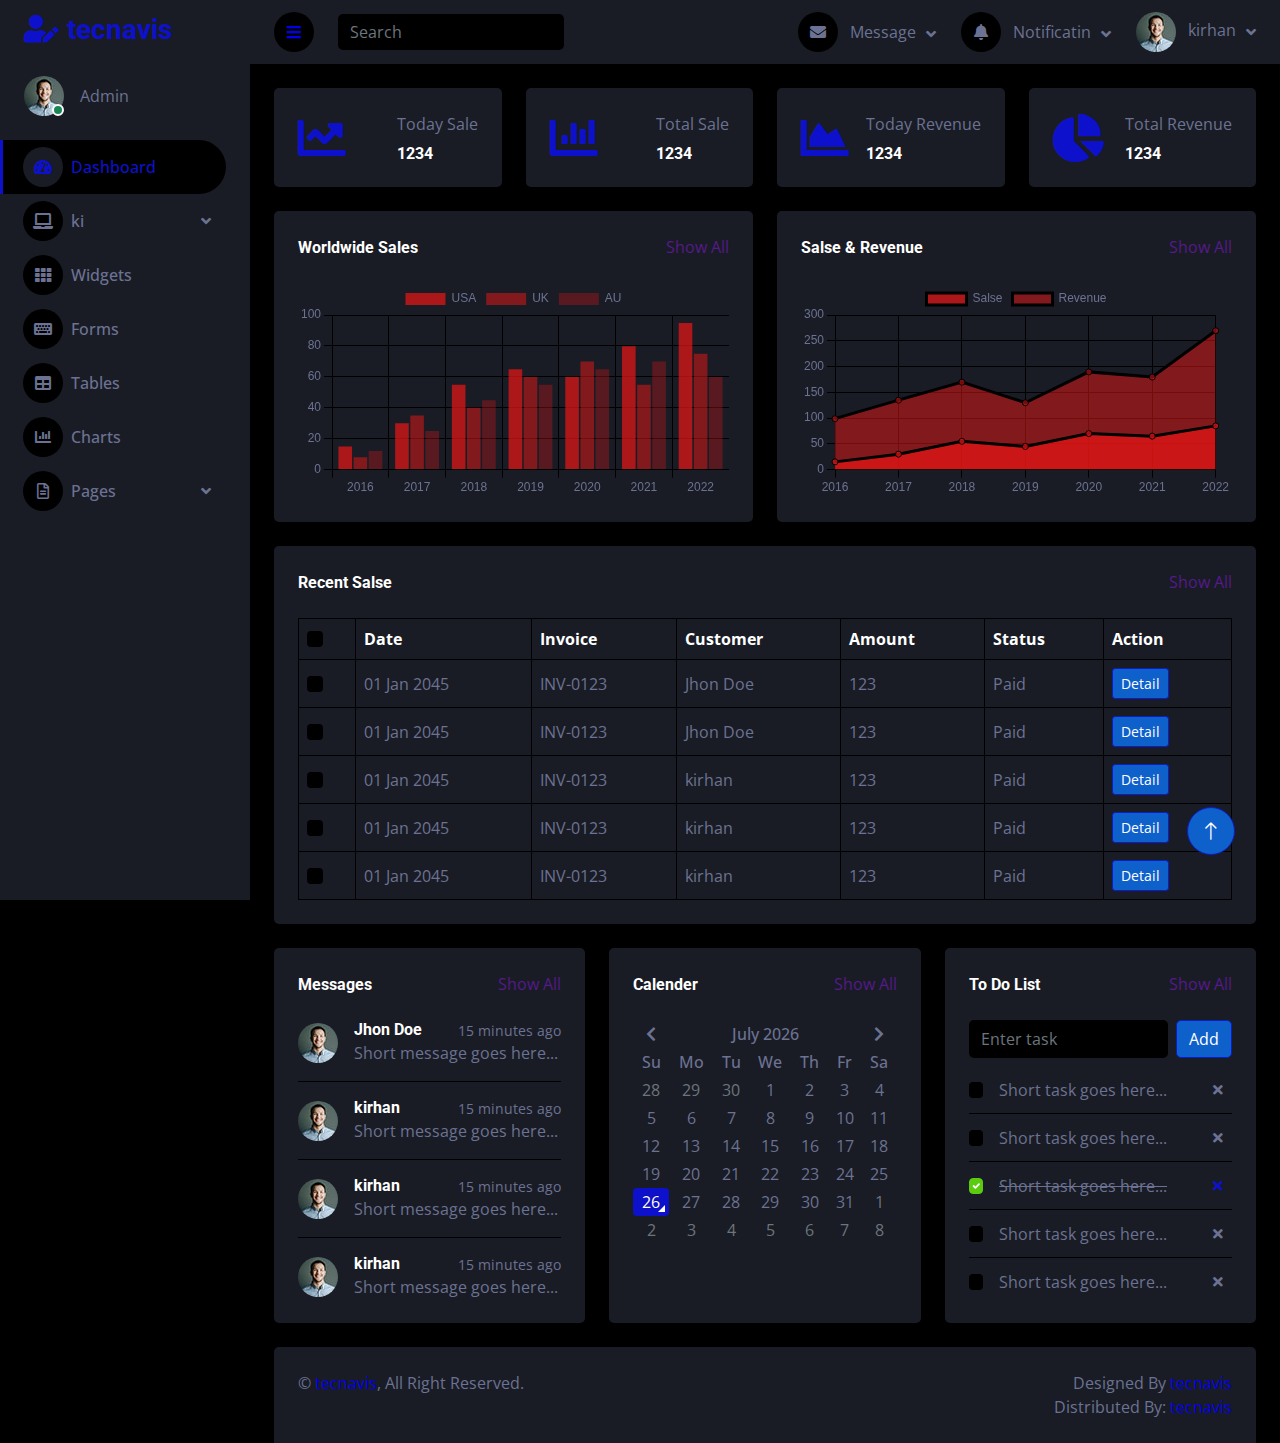
<file: index.html>
<!DOCTYPE html>
<html lang="en">

<head>
    <meta charset="utf-8">
    <title>tecnavis </title>
    <meta content="width=device-width, initial-scale=1.0" name="viewport">
    <meta content="" name="keywords">
    <meta content="" name="description">

    <!-- Favicon -->
    <link href="img/favicon.ico" rel="icon">

    <!-- Google Web Fonts -->
    <link rel="preconnect" href="https://fonts.googleapis.com">
    <link rel="preconnect" href="https://fonts.gstatic.com" crossorigin>
    <link href="https://fonts.googleapis.com/css2?family=Open+Sans:wght@400;600&family=Roboto:wght@500;700&display=swap" rel="stylesheet"> 
    
    <!-- Icon Font Stylesheet -->
    <link href="https://cdnjs.cloudflare.com/ajax/libs/font-awesome/5.10.0/css/all.min.css" rel="stylesheet">
    <link href="https://cdn.jsdelivr.net/npm/bootstrap-icons@1.4.1/font/bootstrap-icons.css" rel="stylesheet">

    <!-- Libraries Stylesheet -->
    <link href="lib/owlcarousel/assets/owl.carousel.min.css" rel="stylesheet">
    <link href="lib/tempusdominus/css/tempusdominus-bootstrap-4.min.css" rel="stylesheet" />

    <!-- Customized Bootstrap Stylesheet -->
    <link href="css/bootstrap.min.css" rel="stylesheet">

    <!-- Template Stylesheet -->
    <link href="css/style.css" rel="stylesheet">
</head>

<body>
    <div class="container-fluid position-relative d-flex p-0">
        <!-- Spinner Start -->
        <div id="spinner" class="show bg-dark position-fixed translate-middle w-100 vh-100 top-50 start-50 d-flex align-items-center justify-content-center">
            <div class="spinner-border text-primary" style="width: 3rem; height: 3rem;" role="status">
                <span class="sr-only">Loading...</span>
            </div>
        </div>
        <!-- Spinner End -->


        <!-- Sidebar Start -->
        <div class="sidebar pe-4 pb-3">
            <nav class="navbar bg-secondary navbar-dark">
                <a href="index.html" class="navbar-brand mx-4 mb-3">
                    <h3 class="text-primary"><i class="fa fa-user-edit me-2"></i>tecnavis</h3>
                </a>
                <div class="d-flex align-items-center ms-4 mb-4">
                    <div class="position-relative">
                        <img class="rounded-circle" src="img/user.jpg" alt="" style="width: 40px; height: 40px;">
                        <div class="bg-success rounded-circle border border-2 border-white position-absolute end-0 bottom-0 p-1"></div>
                    </div>
                    <div class="ms-3">
                        <h6 class="mb-0"><er class="kirhan"></er></h6>
                        <span>Admin</span>
                    </div>
                </div>
                <div class="navbar-nav w-100">
                    <a href="index.html" class="nav-item nav-link active"><i class="fa fa-tachometer-alt me-2"></i>Dashboard</a>
                    <div class="nav-item dropdown">
                        <a href="#" class="nav-link dropdown-toggle" data-bs-toggle="dropdown" disabled><i class="fa fa-laptop me-2"></i>ki</a>
                        <div class="dropdown-menu bg-transparent border-0">
                            <a href="button.html" class="dropdown-item">Buttons</a>
                            <a href="typography.html" class="dropdown-item">Typography</a>
                            <a href="element.html" class="dropdown-item">Other Elements</a>
                        </div>
                    </div>
                    <a href="widget.html" class="nav-item nav-link"><i class="fa fa-th me-2"></i>Widgets</a>
                    <a href="form.html" class="nav-item nav-link"><i class="fa fa-keyboard me-2"></i>Forms</a>
                    <a href="table.html" class="nav-item nav-link"><i class="fa fa-table me-2"></i>Tables</a>
                    <a href="chart.html" class="nav-item nav-link"><i class="fa fa-chart-bar me-2"></i>Charts</a>
                    <div class="nav-item dropdown">
                        <a href="#" class="nav-link dropdown-toggle" data-bs-toggle="dropdown"><i class="far fa-file-alt me-2"></i>Pages</a>
                        <div class="dropdown-menu bg-transparent border-0">
                            <a href="signin.html" class="dropdown-item">Sign In</a>
                            <a href="signup.html" class="dropdown-item">Sign Up</a>
                            <a href="404.html" class="dropdown-item">404 Error</a>
                            <a href="blank.html" class="dropdown-item">Blank Page</a>
                        </div>
                    </div>
                </div>
            </nav>
        </div>
        <!-- Sidebar End -->


        <!-- Content Start -->
        <div class="content">
            <!-- Navbar Start -->
            <nav class="navbar navbar-expand bg-secondary navbar-dark sticky-top px-4 py-0">
                <a href="index.html" class="navbar-brand d-flex d-lg-none me-4">
                    <h2 class="text-primary mb-0"><i class="fa fa-user-edit"></i></h2>
                </a>
                <a href="#" class="sidebar-toggler flex-shrink-0">
                    <i class="fa fa-bars"></i>
                </a>
                <form class="d-none d-md-flex ms-4">
                    <input class="form-control bg-dark border-0" type="search" placeholder="Search">
                </form>
                <div class="navbar-nav align-items-center ms-auto">
                    <div class="nav-item dropdown">
                        <a href="#" class="nav-link dropdown-toggle" data-bs-toggle="dropdown">
                            <i class="fa fa-envelope me-lg-2"></i>
                            <span class="d-none d-lg-inline-flex">Message</span>
                        </a>
                        <div class="dropdown-menu dropdown-menu-end bg-secondary border-0 rounded-0 rounded-bottom m-0">
                            <a href="#" class="dropdown-item">
                                <div class="d-flex align-items-center">
                                    <img class="rounded-circle" src="img/user.jpg" alt="" style="width: 40px; height: 40px;">
                                    <div class="ms-2">
                                        <h6 class="fw-normal mb-0">user_1 send you a message</h6>
                                        <small>15 minutes ago</small>
                                    </div>
                                </div>
                            </a>
                            <hr class="dropdown-divider">
                            <a href="#" class="dropdown-item">
                                <div class="d-flex align-items-center">
                                    <img class="rounded-circle" src="img/user.jpg" alt="" style="width: 40px; height: 40px;">
                                    <div class="ms-2">
                                        <h6 class="fw-normal mb-0">user send you a message</h6>
                                        <small>15 minutes ago</small>
                                    </div>
                                </div>
                            </a>
                            <hr class="dropdown-divider">
                            <a href="#" class="dropdown-item">
                                <div class="d-flex align-items-center">
                                    <img class="rounded-circle" src="img/user.jpg" alt="" style="width: 40px; height: 40px;">
                                    <div class="ms-2">
                                        <h6 class="fw-normal mb-0">user send you a message</h6>
                                        <small>15 minutes ago</small>
                                    </div>
                                </div>
                            </a>
                            <hr class="dropdown-divider">
                            <a href="#" class="dropdown-item text-center">See all message</a>
                        </div>
                    </div>
                    <div class="nav-item dropdown">
                        <a href="#" class="nav-link dropdown-toggle" data-bs-toggle="dropdown">
                            <i class="fa fa-bell me-lg-2"></i>
                            <span class="d-none d-lg-inline-flex">Notificatin</span>
                        </a>
                        <div class="dropdown-menu dropdown-menu-end bg-secondary border-0 rounded-0 rounded-bottom m-0">
                            <a href="#" class="dropdown-item">
                                <h6 class="fw-normal mb-0">Profile updated</h6>
                                <small>15 minutes ago</small>
                            </a>
                            <hr class="dropdown-divider">
                            <a href="#" class="dropdown-item">
                                <h6 class="fw-normal mb-0">New user added</h6>
                                <small>15 minutes ago</small>
                            </a>
                            <hr class="dropdown-divider">
                            <a href="#" class="dropdown-item">
                                <h6 class="fw-normal mb-0">Password changed</h6>
                                <small>15 minutes ago</small>
                            </a>
                            <hr class="dropdown-divider">
                            <a href="#" class="dropdown-item text-center">See all notifications</a>
                        </div>
                    </div>
                    <div class="nav-item dropdown">
                        <a href="#" class="nav-link dropdown-toggle" data-bs-toggle="dropdown">
                            <img class="rounded-circle me-lg-2" src="img/user.jpg" alt="" style="width: 40px; height: 40px;">
                            <span class="d-none d-lg-inline-flex">kirhan</span>
                        </a>
                        <div class="dropdown-menu dropdown-menu-end bg-secondary border-0 rounded-0 rounded-bottom m-0">
                            <a href="#" class="dropdown-item">My Profile</a>
                            <a href="#" class="dropdown-item">Settings</a>
                            <a href="#" class="dropdown-item">Log Out</a>
                        </div>
                    </div>
                </div>
            </nav>
            <!-- Navbar End -->


            <!-- Sale & Revenue Start -->
            <div class="container-fluid pt-4 px-4">
                <div class="row g-4">
                    <div class="col-sm-6 col-xl-3">
                        <div class="bg-secondary rounded d-flex align-items-center justify-content-between p-4">
                            <i class="fa fa-chart-line fa-3x text-primary"></i>
                            <div class="ms-3">
                                <p class="mb-2">Today Sale</p>
                                <h6 class="mb-0">1234</h6>
                            </div>
                        </div>
                    </div>
                    <div class="col-sm-6 col-xl-3">
                        <div class="bg-secondary rounded d-flex align-items-center justify-content-between p-4">
                            <i class="fa fa-chart-bar fa-3x text-primary"></i>
                            <div class="ms-3">
                                <p class="mb-2">Total Sale</p>
                                <h6 class="mb-0">1234</h6>
                            </div>
                        </div>
                    </div>
                    <div class="col-sm-6 col-xl-3">
                        <div class="bg-secondary rounded d-flex align-items-center justify-content-between p-4">
                            <i class="fa fa-chart-area fa-3x text-primary"></i>
                            <div class="ms-3">
                                <p class="mb-2">Today Revenue</p>
                                <h6 class="mb-0">1234</h6>
                            </div>
                        </div>
                    </div>
                    <div class="col-sm-6 col-xl-3">
                        <div class="bg-secondary rounded d-flex align-items-center justify-content-between p-4">
                            <i class="fa fa-chart-pie fa-3x text-primary"></i>
                            <div class="ms-3">
                                <p class="mb-2">Total Revenue</p>
                                <h6 class="mb-0">1234</h6>
                            </div>
                        </div>
                    </div>
                </div>
            </div>
            <!-- Sale & Revenue End -->


            <!-- Sales Chart Start -->
            <div class="container-fluid pt-4 px-4">
                <div class="row g-4">
                    <div class="col-sm-12 col-xl-6">
                        <div class="bg-secondary text-center rounded p-4">
                            <div class="d-flex align-items-center justify-content-between mb-4">
                                <h6 class="mb-0">Worldwide Sales</h6>
                                <a href="">Show All</a>
                            </div>
                            <canvas id="worldwide-sales"></canvas>
                        </div>
                    </div>
                    <div class="col-sm-12 col-xl-6">
                        <div class="bg-secondary text-center rounded p-4">
                            <div class="d-flex align-items-center justify-content-between mb-4">
                                <h6 class="mb-0">Salse & Revenue</h6>
                                <a href="">Show All</a>
                            </div>
                            <canvas id="salse-revenue"></canvas>
                        </div>
                    </div>
                </div>
            </div>
            <!-- Sales Chart End -->


            <!-- Recent Sales Start -->
            <div class="container-fluid pt-4 px-4">
                <div class="bg-secondary text-center rounded p-4">
                    <div class="d-flex align-items-center justify-content-between mb-4">
                        <h6 class="mb-0">Recent Salse</h6>
                        <a href="">Show All</a>
                    </div>
                    <div class="table-responsive">
                        <table class="table text-start align-middle table-bordered table-hover mb-0">
                            <thead>
                                <tr class="text-white">
                                    <th scope="col"><input class="form-check-input" type="checkbox"></th>
                                    <th scope="col">Date</th>
                                    <th scope="col">Invoice</th>
                                    <th scope="col">Customer</th>
                                    <th scope="col">Amount</th>
                                    <th scope="col">Status</th>
                                    <th scope="col">Action</th>
                                </tr>
                            </thead>
                            <tbody>
                                <tr>
                                    <td><input class="form-check-input" type="checkbox"></td>
                                    <td>01 Jan 2045</td>
                                    <td>INV-0123</td>
                                    <td>Jhon Doe</td>
                                    <td>123</td>
                                    <td>Paid</td>
                                    <td><a class="btn btn-sm btn-primary" href="">Detail</a></td>
                                </tr>
                                <tr>
                                    <td><input class="form-check-input" type="checkbox"></td>
                                    <td>01 Jan 2045</td>
                                    <td>INV-0123</td>
                                    <td>Jhon Doe</td>
                                    <td>123</td>
                                    <td>Paid</td>
                                    <td><a class="btn btn-sm btn-primary" href="">Detail</a></td>
                                </tr>
                                <tr>
                                    <td><input class="form-check-input" type="checkbox"></td>
                                    <td>01 Jan 2045</td>
                                    <td>INV-0123</td>
                                    <td>kirhan</td>
                                    <td>123</td>
                                    <td>Paid</td>
                                    <td><a class="btn btn-sm btn-primary" href="">Detail</a></td>
                                </tr>
                                <tr>
                                    <td><input class="form-check-input" type="checkbox"></td>
                                    <td>01 Jan 2045</td>
                                    <td>INV-0123</td>
                                    <td>kirhan</td>
                                    <td>123</td>
                                    <td>Paid</td>
                                    <td><a class="btn btn-sm btn-primary" href="">Detail</a></td>
                                </tr>
                                <tr>
                                    <td><input class="form-check-input" type="checkbox"></td>
                                    <td>01 Jan 2045</td>
                                    <td>INV-0123</td>
                                    <td>kirhan</td>
                                    <td>123</td>
                                    <td>Paid</td>
                                    <td><a class="btn btn-sm btn-primary" href="">Detail</a></td>
                                </tr>
                            </tbody>
                        </table>
                    </div>
                </div>
            </div>
            <!-- Recent Sales End -->


            <!-- Widgets Start -->
            <div class="container-fluid pt-4 px-4">
                <div class="row g-4">
                    <div class="col-sm-12 col-md-6 col-xl-4">
                        <div class="h-100 bg-secondary rounded p-4">
                            <div class="d-flex align-items-center justify-content-between mb-2">
                                <h6 class="mb-0">Messages</h6>
                                <a href="">Show All</a>
                            </div>
                            <div class="d-flex align-items-center border-bottom py-3">
                                <img class="rounded-circle flex-shrink-0" src="img/user.jpg" alt="" style="width: 40px; height: 40px;">
                                <div class="w-100 ms-3">
                                    <div class="d-flex w-100 justify-content-between">
                                        <h6 class="mb-0">Jhon Doe</h6>
                                        <small>15 minutes ago</small>
                                    </div>
                                    <span>Short message goes here...</span>
                                </div>
                            </div>
                            <div class="d-flex align-items-center border-bottom py-3">
                                <img class="rounded-circle flex-shrink-0" src="img/user.jpg" alt="" style="width: 40px; height: 40px;">
                                <div class="w-100 ms-3">
                                    <div class="d-flex w-100 justify-content-between">
                                        <h6 class="mb-0">kirhan</h6>
                                        <small>15 minutes ago</small>
                                    </div>
                                    <span>Short message goes here...</span>
                                </div>
                            </div>
                            <div class="d-flex align-items-center border-bottom py-3">
                                <img class="rounded-circle flex-shrink-0" src="img/user.jpg" alt="" style="width: 40px; height: 40px;">
                                <div class="w-100 ms-3">
                                    <div class="d-flex w-100 justify-content-between">
                                        <h6 class="mb-0">kirhan</h6>
                                        <small>15 minutes ago</small>
                                    </div>
                                    <span>Short message goes here...</span>
                                </div>
                            </div>
                            <div class="d-flex align-items-center pt-3">
                                <img class="rounded-circle flex-shrink-0" src="img/user.jpg" alt="" style="width: 40px; height: 40px;">
                                <div class="w-100 ms-3">
                                    <div class="d-flex w-100 justify-content-between">
                                        <h6 class="mb-0">kirhan</h6>
                                        <small>15 minutes ago</small>
                                    </div>
                                    <span>Short message goes here...</span>
                                </div>
                            </div>
                        </div>
                    </div>
                    <div class="col-sm-12 col-md-6 col-xl-4">
                        <div class="h-100 bg-secondary rounded p-4">
                            <div class="d-flex align-items-center justify-content-between mb-4">
                                <h6 class="mb-0">Calender</h6>
                                <a href="">Show All</a>
                            </div>
                            <div id="calender"></div>
                        </div>
                    </div>
                    <div class="col-sm-12 col-md-6 col-xl-4">
                        <div class="h-100 bg-secondary rounded p-4">
                            <div class="d-flex align-items-center justify-content-between mb-4">
                                <h6 class="mb-0">To Do List</h6>
                                <a href="">Show All</a>
                            </div>
                            <div class="d-flex mb-2">
                                <input class="form-control bg-dark border-0" type="text" placeholder="Enter task">
                                <button type="button" class="btn btn-primary ms-2">Add</button>
                            </div>
                            <div class="d-flex align-items-center border-bottom py-2">
                                <input class="form-check-input m-0" type="checkbox">
                                <div class="w-100 ms-3">
                                    <div class="d-flex w-100 align-items-center justify-content-between">
                                        <span>Short task goes here...</span>
                                        <button class="btn btn-sm"><i class="fa fa-times"></i></button>
                                    </div>
                                </div>
                            </div>
                            <div class="d-flex align-items-center border-bottom py-2">
                                <input class="form-check-input m-0" type="checkbox">
                                <div class="w-100 ms-3">
                                    <div class="d-flex w-100 align-items-center justify-content-between">
                                        <span>Short task goes here...</span>
                                        <button class="btn btn-sm"><i class="fa fa-times"></i></button>
                                    </div>
                                </div>
                            </div>
                            <div class="d-flex align-items-center border-bottom py-2">
                                <input class="form-check-input m-0" type="checkbox" checked>
                                <div class="w-100 ms-3">
                                    <div class="d-flex w-100 align-items-center justify-content-between">
                                        <span><del>Short task goes here...</del></span>
                                        <button class="btn btn-sm text-primary"><i class="fa fa-times"></i></button>
                                    </div>
                                </div>
                            </div>
                            <div class="d-flex align-items-center border-bottom py-2">
                                <input class="form-check-input m-0" type="checkbox">
                                <div class="w-100 ms-3">
                                    <div class="d-flex w-100 align-items-center justify-content-between">
                                        <span>Short task goes here...</span>
                                        <button class="btn btn-sm"><i class="fa fa-times"></i></button>
                                    </div>
                                </div>
                            </div>
                            <div class="d-flex align-items-center pt-2">
                                <input class="form-check-input m-0" type="checkbox">
                                <div class="w-100 ms-3">
                                    <div class="d-flex w-100 align-items-center justify-content-between">
                                        <span>Short task goes here...</span>
                                        <button class="btn btn-sm"><i class="fa fa-times"></i></button>
                                    </div>
                                </div>
                            </div>
                        </div>
                    </div>
                </div>
            </div>
            <!-- Widgets End -->


            <!-- Footer Start -->
            <div class="container-fluid pt-4 px-4">
                <div class="bg-secondary rounded-top p-4">
                    <div class="row">
                        <div class="col-12 col-sm-6 text-center text-sm-start">
                            &copy; <a href="#">tecnavis</a>, All Right Reserved. 
                        </div>
                        <div class="col-12 col-sm-6 text-center text-sm-end">
                            <!--/*** This template is free as long as you keep the footer author’s credit link/attribution link/backlink. If you'd like to use the template without the footer author’s credit link/attribution link/backlink, you can purchase the Credit Removal License from "https://htmltecnavis.com/credit-removal". Thank you for your support. ***/-->
                            Designed By <a href="https://tecnavis.com">tecnavis</a>
                            <br>Distributed By: <a href="https://tecnavis.com" target="_blank">tecnavis</a>
                        </div>
                    </div>
                </div>
            </div>
            <!-- Footer End -->
        </div>
        <!-- Content End -->


        <!-- Back to Top -->
        <a href="#" class="btn btn-lg btn-primary btn-lg-square back-to-top"><i class="bi bi-arrow-up"></i></a>
    </div>

    <!-- JavaScript Libraries -->
    <script src="https://code.jquery.com/jquery-3.4.1.min.js"></script>
    <script src="https://cdn.jsdelivr.net/npm/bootstrap@5.0.0/dist/js/bootstrap.bundle.min.js"></script>
    <script src="lib/chart/chart.min.js"></script>
    <script src="lib/easing/easing.min.js"></script>
    <script src="lib/waypoints/waypoints.min.js"></script>
    <script src="lib/owlcarousel/owl.carousel.min.js"></script>
    <script src="lib/tempusdominus/js/moment.min.js"></script>
    <script src="lib/tempusdominus/js/moment-timezone.min.js"></script>
    <script src="lib/tempusdominus/js/tempusdominus-bootstrap-4.min.js"></script>

    <!-- Template Javascript -->
    <script src="js/main.js"></script>
</body>

</html>
</file>
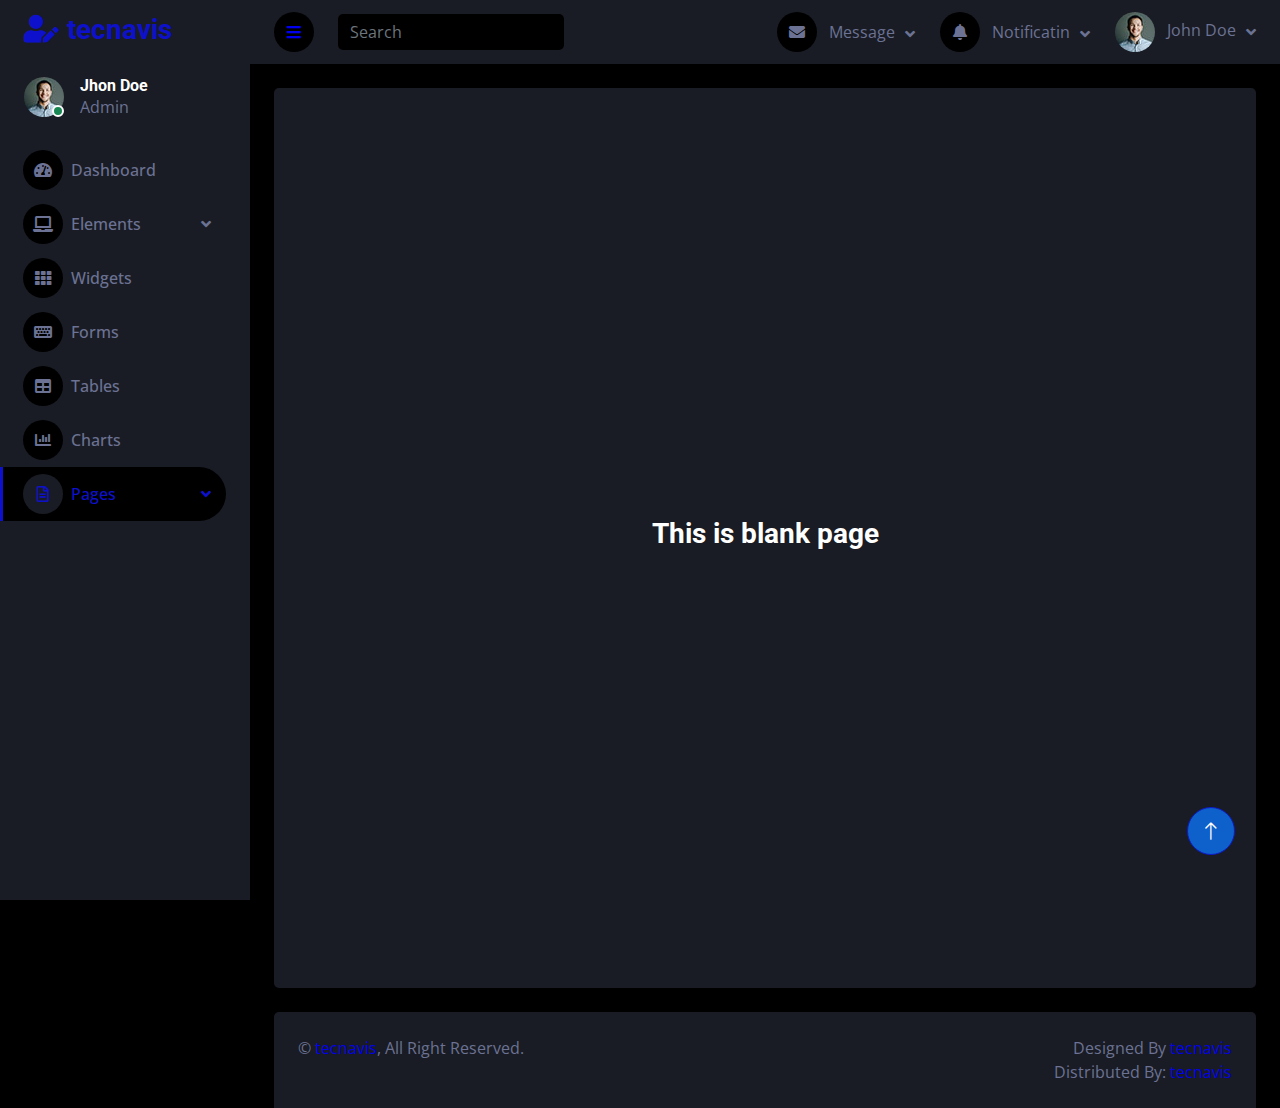
<file: blank.html>
<!DOCTYPE html>
<html lang="en">

<head>
    <meta charset="utf-8">
    <title>tecnavis Dashboard</title>
    <meta content="width=device-width, initial-scale=1.0" name="viewport">
    <meta content="" name="keywords">
    <meta content="" name="description">

    <!-- Favicon -->
    <link href="img/favicon.ico" rel="icon">

    <!-- Google Web Fonts -->
    <link rel="preconnect" href="https://fonts.googleapis.com">
    <link rel="preconnect" href="https://fonts.gstatic.com" crossorigin>
    <link href="https://fonts.googleapis.com/css2?family=Open+Sans:wght@400;600&family=Roboto:wght@500;700&display=swap" rel="stylesheet"> 
    
    <!-- Icon Font Stylesheet -->
    <link href="https://cdnjs.cloudflare.com/ajax/libs/font-awesome/5.10.0/css/all.min.css" rel="stylesheet">
    <link href="https://cdn.jsdelivr.net/npm/bootstrap-icons@1.4.1/font/bootstrap-icons.css" rel="stylesheet">

    <!-- Libraries Stylesheet -->
    <link href="lib/owlcarousel/assets/owl.carousel.min.css" rel="stylesheet">
    <link href="lib/tempusdominus/css/tempusdominus-bootstrap-4.min.css" rel="stylesheet" />

    <!-- Customized Bootstrap Stylesheet -->
    <link href="css/bootstrap.min.css" rel="stylesheet">

    <!-- Template Stylesheet -->
    <link href="css/style.css" rel="stylesheet">
</head>

<body>
    <div class="container-fluid position-relative d-flex p-0">
        <!-- Spinner Start -->
        <div id="spinner" class="show bg-dark position-fixed translate-middle w-100 vh-100 top-50 start-50 d-flex align-items-center justify-content-center">
            <div class="spinner-border text-primary" style="width: 3rem; height: 3rem;" role="status">
                <span class="sr-only">Loading...</span>
            </div>
        </div>
        <!-- Spinner End -->


        <!-- Sidebar Start -->
        <div class="sidebar pe-4 pb-3">
            <nav class="navbar bg-secondary navbar-dark">
                <a href="index.html" class="navbar-brand mx-4 mb-3">
                    <h3 class="text-primary"><i class="fa fa-user-edit me-2"></i>tecnavis</h3>
                </a>
                <div class="d-flex align-items-center ms-4 mb-4">
                    <div class="position-relative">
                        <img class="rounded-circle" src="img/user.jpg" alt="" style="width: 40px; height: 40px;">
                        <div class="bg-success rounded-circle border border-2 border-white position-absolute end-0 bottom-0 p-1"></div>
                    </div>
                    <div class="ms-3">
                        <h6 class="mb-0">Jhon Doe</h6>
                        <span>Admin</span>
                    </div>
                </div>
                <div class="navbar-nav w-100">
                    <a href="index.html" class="nav-item nav-link"><i class="fa fa-tachometer-alt me-2"></i>Dashboard</a>
                    <div class="nav-item dropdown">
                        <a href="#" class="nav-link dropdown-toggle" data-bs-toggle="dropdown"><i class="fa fa-laptop me-2"></i>Elements</a>
                        <div class="dropdown-menu bg-transparent border-0">
                            <a href="button.html" class="dropdown-item">Buttons</a>
                            <a href="typography.html" class="dropdown-item">Typography</a>
                            <a href="element.html" class="dropdown-item">Other Elements</a>
                        </div>
                    </div>
                    <a href="widget.html" class="nav-item nav-link"><i class="fa fa-th me-2"></i>Widgets</a>
                    <a href="form.html" class="nav-item nav-link"><i class="fa fa-keyboard me-2"></i>Forms</a>
                    <a href="table.html" class="nav-item nav-link"><i class="fa fa-table me-2"></i>Tables</a>
                    <a href="chart.html" class="nav-item nav-link"><i class="fa fa-chart-bar me-2"></i>Charts</a>
                    <div class="nav-item dropdown">
                        <a href="#" class="nav-link dropdown-toggle active" data-bs-toggle="dropdown"><i class="far fa-file-alt me-2"></i>Pages</a>
                        <div class="dropdown-menu bg-transparent border-0">
                            <a href="signin.html" class="dropdown-item">Sign In</a>
                            <a href="signup.html" class="dropdown-item">Sign Up</a>
                            <a href="404.html" class="dropdown-item">404 Error</a>
                            <a href="blank.html" class="dropdown-item active">Blank Page</a>
                        </div>
                    </div>
                </div>
            </nav>
        </div>
        <!-- Sidebar End -->


        <!-- Content Start -->
        <div class="content">
            <!-- Navbar Start -->
            <nav class="navbar navbar-expand bg-secondary navbar-dark sticky-top px-4 py-0">
                <a href="index.html" class="navbar-brand d-flex d-lg-none me-4">
                    <h2 class="text-primary mb-0"><i class="fa fa-user-edit"></i></h2>
                </a>
                <a href="#" class="sidebar-toggler flex-shrink-0">
                    <i class="fa fa-bars"></i>
                </a>
                <form class="d-none d-md-flex ms-4">
                    <input class="form-control bg-dark border-0" type="search" placeholder="Search">
                </form>
                <div class="navbar-nav align-items-center ms-auto">
                    <div class="nav-item dropdown">
                        <a href="#" class="nav-link dropdown-toggle" data-bs-toggle="dropdown">
                            <i class="fa fa-envelope me-lg-2"></i>
                            <span class="d-none d-lg-inline-flex">Message</span>
                        </a>
                        <div class="dropdown-menu dropdown-menu-end bg-secondary border-0 rounded-0 rounded-bottom m-0">
                            <a href="#" class="dropdown-item">
                                <div class="d-flex align-items-center">
                                    <img class="rounded-circle" src="img/user.jpg" alt="" style="width: 40px; height: 40px;">
                                    <div class="ms-2">
                                        <h6 class="fw-normal mb-0">Jhon send you a message</h6>
                                        <small>15 minutes ago</small>
                                    </div>
                                </div>
                            </a>
                            <hr class="dropdown-divider">
                            <a href="#" class="dropdown-item">
                                <div class="d-flex align-items-center">
                                    <img class="rounded-circle" src="img/user.jpg" alt="" style="width: 40px; height: 40px;">
                                    <div class="ms-2">
                                        <h6 class="fw-normal mb-0">Jhon send you a message</h6>
                                        <small>15 minutes ago</small>
                                    </div>
                                </div>
                            </a>
                            <hr class="dropdown-divider">
                            <a href="#" class="dropdown-item">
                                <div class="d-flex align-items-center">
                                    <img class="rounded-circle" src="img/user.jpg" alt="" style="width: 40px; height: 40px;">
                                    <div class="ms-2">
                                        <h6 class="fw-normal mb-0">Jhon send you a message</h6>
                                        <small>15 minutes ago</small>
                                    </div>
                                </div>
                            </a>
                            <hr class="dropdown-divider">
                            <a href="#" class="dropdown-item text-center">See all message</a>
                        </div>
                    </div>
                    <div class="nav-item dropdown">
                        <a href="#" class="nav-link dropdown-toggle" data-bs-toggle="dropdown">
                            <i class="fa fa-bell me-lg-2"></i>
                            <span class="d-none d-lg-inline-flex">Notificatin</span>
                        </a>
                        <div class="dropdown-menu dropdown-menu-end bg-secondary border-0 rounded-0 rounded-bottom m-0">
                            <a href="#" class="dropdown-item">
                                <h6 class="fw-normal mb-0">Profile updated</h6>
                                <small>15 minutes ago</small>
                            </a>
                            <hr class="dropdown-divider">
                            <a href="#" class="dropdown-item">
                                <h6 class="fw-normal mb-0">New user added</h6>
                                <small>15 minutes ago</small>
                            </a>
                            <hr class="dropdown-divider">
                            <a href="#" class="dropdown-item">
                                <h6 class="fw-normal mb-0">Password changed</h6>
                                <small>15 minutes ago</small>
                            </a>
                            <hr class="dropdown-divider">
                            <a href="#" class="dropdown-item text-center">See all notifications</a>
                        </div>
                    </div>
                    <div class="nav-item dropdown">
                        <a href="#" class="nav-link dropdown-toggle" data-bs-toggle="dropdown">
                            <img class="rounded-circle me-lg-2" src="img/user.jpg" alt="" style="width: 40px; height: 40px;">
                            <span class="d-none d-lg-inline-flex">John Doe</span>
                        </a>
                        <div class="dropdown-menu dropdown-menu-end bg-secondary border-0 rounded-0 rounded-bottom m-0">
                            <a href="#" class="dropdown-item">My Profile</a>
                            <a href="#" class="dropdown-item">Settings</a>
                            <a href="#" class="dropdown-item">Log Out</a>
                        </div>
                    </div>
                </div>
            </nav>
            <!-- Navbar End -->


            <!-- Blank Start -->
            <div class="container-fluid pt-4 px-4">
                <div class="row vh-100 bg-secondary rounded align-items-center justify-content-center mx-0">
                    <div class="col-md-6 text-center">
                        <h3>This is blank page</h3>
                    </div>
                </div>
            </div>
            <!-- Blank End -->


            <!-- Footer Start -->
            <div class="container-fluid pt-4 px-4">
                <div class="bg-secondary rounded-top p-4">
                    <div class="row">
                        <div class="col-12 col-sm-6 text-center text-sm-start">
                            &copy; <a href="#">tecnavis</a>, All Right Reserved. 
                        </div>
                        <div class="col-12 col-sm-6 text-center text-sm-end">
                            <!--/*** This template is free as long as you keep the footer author’s credit link/attribution link/backlink. If you'd like to use the template without the footer author’s credit link/attribution link/backlink, you can purchase the Credit Removal License from "https://tecnavis.com/credit-removal". Thank you for your support. ***/-->
                            Designed By <a href="https://tecnavis.com">tecnavis</a>
                            <br>Distributed By: <a href="https://tecnavis.com" target="_blank">tecnavis</a>
                        </div>
                    </div>
                </div>
            </div>
            <!-- Footer End -->
        </div>
        <!-- Content End -->


        <!-- Back to Top -->
        <a href="#" class="btn btn-lg btn-primary btn-lg-square back-to-top"><i class="bi bi-arrow-up"></i></a>
    </div>

    <!-- JavaScript Libraries -->
    <script src="https://code.jquery.com/jquery-3.4.1.min.js"></script>
    <script src="https://cdn.jsdelivr.net/npm/bootstrap@5.0.0/dist/js/bootstrap.bundle.min.js"></script>
    <script src="lib/chart/chart.min.js"></script>
    <script src="lib/easing/easing.min.js"></script>
    <script src="lib/waypoints/waypoints.min.js"></script>
    <script src="lib/owlcarousel/owl.carousel.min.js"></script>
    <script src="lib/tempusdominus/js/moment.min.js"></script>
    <script src="lib/tempusdominus/js/moment-timezone.min.js"></script>
    <script src="lib/tempusdominus/js/tempusdominus-bootstrap-4.min.js"></script>

    <!-- Template Javascript -->
    <script src="js/main.js"></script>
</body>

</html>
</file>
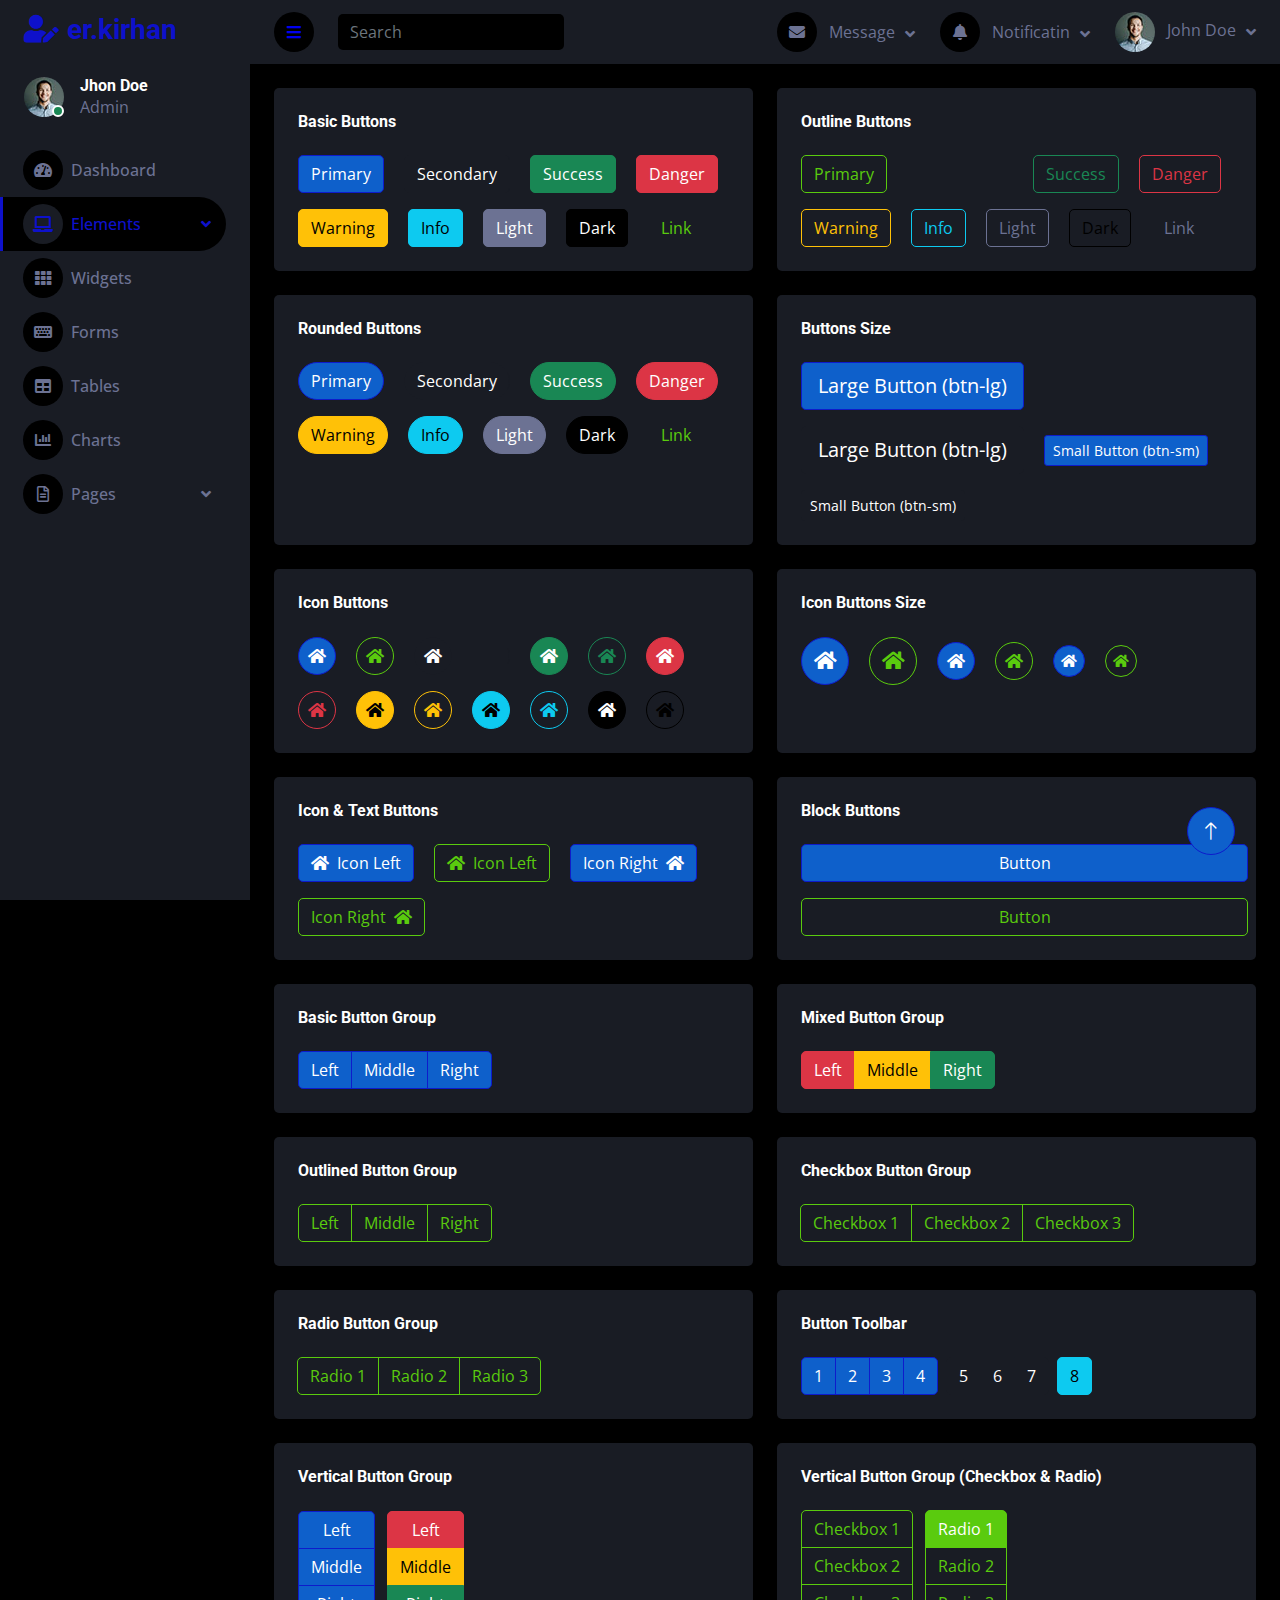
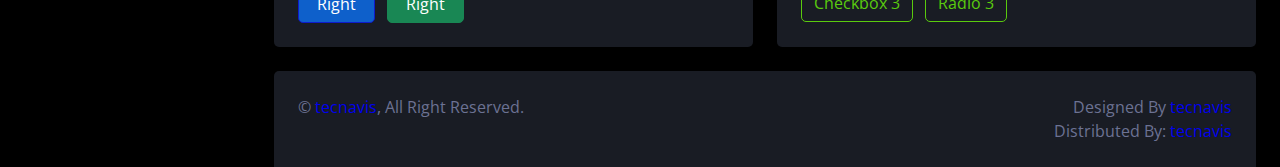
<file: button.html>
<!DOCTYPE html>
<html lang="en">

<head>
    <meta charset="utf-8">
    <title>tecnavis</title>
    <meta content="width=device-width, initial-scale=1.0" name="viewport">
    <meta content="" name="keywords">
    <meta content="" name="description">

    <!-- Favicon -->
    <link href="img/favicon.ico" rel="icon">

    <!-- Google Web Fonts -->
    <link rel="preconnect" href="https://fonts.googleapis.com">
    <link rel="preconnect" href="https://fonts.gstatic.com" crossorigin>
    <link href="https://fonts.googleapis.com/css2?family=Open+Sans:wght@400;600&family=Roboto:wght@500;700&display=swap" rel="stylesheet"> 
    
    <!-- Icon Font Stylesheet -->
    <link href="https://cdnjs.cloudflare.com/ajax/libs/font-awesome/5.10.0/css/all.min.css" rel="stylesheet">
    <link href="https://cdn.jsdelivr.net/npm/bootstrap-icons@1.4.1/font/bootstrap-icons.css" rel="stylesheet">

    <!-- Libraries Stylesheet -->
    <link href="lib/owlcarousel/assets/owl.carousel.min.css" rel="stylesheet">
    <link href="lib/tempusdominus/css/tempusdominus-bootstrap-4.min.css" rel="stylesheet" />

    <!-- Customized Bootstrap Stylesheet -->
    <link href="css/bootstrap.min.css" rel="stylesheet">

    <!-- Template Stylesheet -->
    <link href="css/style.css" rel="stylesheet">
</head>

<body>
    <div class="container-fluid position-relative d-flex p-0">
        <!-- Spinner Start -->
        <div id="spinner" class="show bg-dark position-fixed translate-middle w-100 vh-100 top-50 start-50 d-flex align-items-center justify-content-center">
            <div class="spinner-border text-primary" style="width: 3rem; height: 3rem;" role="status">
                <span class="sr-only">Loading...</span>
            </div>
        </div>
        <!-- Spinner End -->


        <!-- Sidebar Start -->
        <div class="sidebar pe-4 pb-3">
            <nav class="navbar bg-secondary navbar-dark">
                <a href="index.html" class="navbar-brand mx-4 mb-3">
                    <h3 class="text-primary"><i class="fa fa-user-edit me-2"></i>er.kirhan</h3>
                </a>
                <div class="d-flex align-items-center ms-4 mb-4">
                    <div class="position-relative">
                        <img class="rounded-circle" src="img/user.jpg" alt="" style="width: 40px; height: 40px;">
                        <div class="bg-success rounded-circle border border-2 border-white position-absolute end-0 bottom-0 p-1"></div>
                    </div>
                    <div class="ms-3">
                        <h6 class="mb-0">Jhon Doe</h6>
                        <span>Admin</span>
                    </div>
                </div>
                <div class="navbar-nav w-100">
                    <a href="index.html" class="nav-item nav-link"><i class="fa fa-tachometer-alt me-2"></i>Dashboard</a>
                    <div class="nav-item dropdown">
                        <a href="#" class="nav-link dropdown-toggle active" data-bs-toggle="dropdown"><i class="fa fa-laptop me-2"></i>Elements</a>
                        <div class="dropdown-menu bg-transparent border-0">
                            <a href="button.html" class="dropdown-item active">Buttons</a>
                            <a href="typography.html" class="dropdown-item">Typography</a>
                            <a href="element.html" class="dropdown-item">Other Elements</a>
                        </div>
                    </div>
                    <a href="widget.html" class="nav-item nav-link"><i class="fa fa-th me-2"></i>Widgets</a>
                    <a href="form.html" class="nav-item nav-link"><i class="fa fa-keyboard me-2"></i>Forms</a>
                    <a href="table.html" class="nav-item nav-link"><i class="fa fa-table me-2"></i>Tables</a>
                    <a href="chart.html" class="nav-item nav-link"><i class="fa fa-chart-bar me-2"></i>Charts</a>
                    <div class="nav-item dropdown">
                        <a href="#" class="nav-link dropdown-toggle" data-bs-toggle="dropdown"><i class="far fa-file-alt me-2"></i>Pages</a>
                        <div class="dropdown-menu bg-transparent border-0">
                            <a href="signin.html" class="dropdown-item">Sign In</a>
                            <a href="signup.html" class="dropdown-item">Sign Up</a>
                            <a href="404.html" class="dropdown-item">404 Error</a>
                            <a href="blank.html" class="dropdown-item">Blank Page</a>
                        </div>
                    </div>
                </div>
            </nav>
        </div>
        <!-- Sidebar End -->


        <!-- Content Start -->
        <div class="content">
            <!-- Navbar Start -->
            <nav class="navbar navbar-expand bg-secondary navbar-dark sticky-top px-4 py-0">
                <a href="index.html" class="navbar-brand d-flex d-lg-none me-4">
                    <h2 class="text-primary mb-0"><i class="fa fa-user-edit"></i></h2>
                </a>
                <a href="#" class="sidebar-toggler flex-shrink-0">
                    <i class="fa fa-bars"></i>
                </a>
                <form class="d-none d-md-flex ms-4">
                    <input class="form-control bg-dark border-0" type="search" placeholder="Search">
                </form>
                <div class="navbar-nav align-items-center ms-auto">
                    <div class="nav-item dropdown">
                        <a href="#" class="nav-link dropdown-toggle" data-bs-toggle="dropdown">
                            <i class="fa fa-envelope me-lg-2"></i>
                            <span class="d-none d-lg-inline-flex">Message</span>
                        </a>
                        <div class="dropdown-menu dropdown-menu-end bg-secondary border-0 rounded-0 rounded-bottom m-0">
                            <a href="#" class="dropdown-item">
                                <div class="d-flex align-items-center">
                                    <img class="rounded-circle" src="img/user.jpg" alt="" style="width: 40px; height: 40px;">
                                    <div class="ms-2">
                                        <h6 class="fw-normal mb-0">Jhon send you a message</h6>
                                        <small>15 minutes ago</small>
                                    </div>
                                </div>
                            </a>
                            <hr class="dropdown-divider">
                            <a href="#" class="dropdown-item">
                                <div class="d-flex align-items-center">
                                    <img class="rounded-circle" src="img/user.jpg" alt="" style="width: 40px; height: 40px;">
                                    <div class="ms-2">
                                        <h6 class="fw-normal mb-0">Jhon send you a message</h6>
                                        <small>15 minutes ago</small>
                                    </div>
                                </div>
                            </a>
                            <hr class="dropdown-divider">
                            <a href="#" class="dropdown-item">
                                <div class="d-flex align-items-center">
                                    <img class="rounded-circle" src="img/user.jpg" alt="" style="width: 40px; height: 40px;">
                                    <div class="ms-2">
                                        <h6 class="fw-normal mb-0">Jhon send you a message</h6>
                                        <small>15 minutes ago</small>
                                    </div>
                                </div>
                            </a>
                            <hr class="dropdown-divider">
                            <a href="#" class="dropdown-item text-center">See all message</a>
                        </div>
                    </div>
                    <div class="nav-item dropdown">
                        <a href="#" class="nav-link dropdown-toggle" data-bs-toggle="dropdown">
                            <i class="fa fa-bell me-lg-2"></i>
                            <span class="d-none d-lg-inline-flex">Notificatin</span>
                        </a>
                        <div class="dropdown-menu dropdown-menu-end bg-secondary border-0 rounded-0 rounded-bottom m-0">
                            <a href="#" class="dropdown-item">
                                <h6 class="fw-normal mb-0">Profile updated</h6>
                                <small>15 minutes ago</small>
                            </a>
                            <hr class="dropdown-divider">
                            <a href="#" class="dropdown-item">
                                <h6 class="fw-normal mb-0">New user added</h6>
                                <small>15 minutes ago</small>
                            </a>
                            <hr class="dropdown-divider">
                            <a href="#" class="dropdown-item">
                                <h6 class="fw-normal mb-0">Password changed</h6>
                                <small>15 minutes ago</small>
                            </a>
                            <hr class="dropdown-divider">
                            <a href="#" class="dropdown-item text-center">See all notifications</a>
                        </div>
                    </div>
                    <div class="nav-item dropdown">
                        <a href="#" class="nav-link dropdown-toggle" data-bs-toggle="dropdown">
                            <img class="rounded-circle me-lg-2" src="img/user.jpg" alt="" style="width: 40px; height: 40px;">
                            <span class="d-none d-lg-inline-flex">John Doe</span>
                        </a>
                        <div class="dropdown-menu dropdown-menu-end bg-secondary border-0 rounded-0 rounded-bottom m-0">
                            <a href="#" class="dropdown-item">My Profile</a>
                            <a href="#" class="dropdown-item">Settings</a>
                            <a href="#" class="dropdown-item">Log Out</a>
                        </div>
                    </div>
                </div>
            </nav>
            <!-- Navbar End -->


            <!-- Button Start -->
            <div class="container-fluid pt-4 px-4">
                <div class="row g-4">
                    <div class="col-sm-12 col-xl-6">
                        <div class="bg-secondary rounded h-100 p-4">
                            <h6 class="mb-4">Basic Buttons</h6>
                            <div class="m-n2">
                                <button type="button" class="btn btn-primary m-2">Primary</button>
                                <button type="button" class="btn btn-secondary m-2">Secondary</button>
                                <button type="button" class="btn btn-success m-2">Success</button>
                                <button type="button" class="btn btn-danger m-2">Danger</button>
                                <button type="button" class="btn btn-warning m-2">Warning</button>
                                <button type="button" class="btn btn-info m-2">Info</button>
                                <button type="button" class="btn btn-light m-2">Light</button>
                                <button type="button" class="btn btn-dark m-2">Dark</button>
                                <button type="button" class="btn btn-link m-2">Link</button>
                            </div>
                        </div>
                    </div>
                    <div class="col-sm-12 col-xl-6">
                        <div class="bg-secondary rounded h-100 p-4">
                            <h6 class="mb-4">Outline Buttons</h6>
                            <div class="m-n2">
                                <button type="button" class="btn btn-outline-primary m-2">Primary</button>
                                <button type="button" class="btn btn-outline-secondary m-2">Secondary</button>
                                <button type="button" class="btn btn-outline-success m-2">Success</button>
                                <button type="button" class="btn btn-outline-danger m-2">Danger</button>
                                <button type="button" class="btn btn-outline-warning m-2">Warning</button>
                                <button type="button" class="btn btn-outline-info m-2">Info</button>
                                <button type="button" class="btn btn-outline-light m-2">Light</button>
                                <button type="button" class="btn btn-outline-dark m-2">Dark</button>
                                <button type="button" class="btn btn-outline-link m-2">Link</button>
                            </div>
                        </div>
                    </div>
                    <div class="col-sm-12 col-xl-6">
                        <div class="bg-secondary rounded h-100 p-4">
                            <h6 class="mb-4">Rounded Buttons</h6>
                            <div class="m-n2">
                                <button type="button" class="btn btn-primary rounded-pill m-2">Primary</button>
                                <button type="button" class="btn btn-secondary rounded-pill m-2">Secondary</button>
                                <button type="button" class="btn btn-success rounded-pill m-2">Success</button>
                                <button type="button" class="btn btn-danger rounded-pill m-2">Danger</button>
                                <button type="button" class="btn btn-warning rounded-pill m-2">Warning</button>
                                <button type="button" class="btn btn-info rounded-pill m-2">Info</button>
                                <button type="button" class="btn btn-light rounded-pill m-2">Light</button>
                                <button type="button" class="btn btn-dark rounded-pill m-2">Dark</button>
                                <button type="button" class="btn btn-link rounded-pill m-2">Link</button>
                            </div>
                        </div>
                    </div>
                    <div class="col-sm-12 col-xl-6">
                        <div class="bg-secondary rounded h-100 p-4">
                            <h6 class="mb-4">Buttons Size</h6>
                            <div class="m-n2">
                                <button type="button" class="btn btn-lg btn-primary m-2">Large Button (btn-lg)</button>
                                <button type="button" class="btn btn-lg btn-secondary m-2">Large Button (btn-lg)</button>
                                <button type="button" class="btn btn-sm btn-primary m-2">Small Button (btn-sm)</button>
                                <button type="button" class="btn btn-sm btn-secondary m-2">Small Button (btn-sm)</button>
                            </div>
                        </div>
                    </div>
                    <div class="col-sm-12 col-xl-6">
                        <div class="bg-secondary rounded h-100 p-4">
                            <h6 class="mb-4">Icon Buttons</h6>
                            <div class="m-n2">
                                <button type="button" class="btn btn-square btn-primary m-2"><i class="fa fa-home"></i></button>
                                <button type="button" class="btn btn-square btn-outline-primary m-2"><i class="fa fa-home"></i></button>
                                <button type="button" class="btn btn-square btn-secondary m-2"><i class="fa fa-home"></i></button>
                                <button type="button" class="btn btn-square btn-outline-secondary m-2"><i class="fa fa-home"></i></button>
                                <button type="button" class="btn btn-square btn-success m-2"><i class="fa fa-home"></i></button>
                                <button type="button" class="btn btn-square btn-outline-success m-2"><i class="fa fa-home"></i></button>
                                <button type="button" class="btn btn-square btn-danger m-2"><i class="fa fa-home"></i></button>
                                <button type="button" class="btn btn-square btn-outline-danger m-2"><i class="fa fa-home"></i></button>
                                <button type="button" class="btn btn-square btn-warning m-2"><i class="fa fa-home"></i></button>
                                <button type="button" class="btn btn-square btn-outline-warning m-2"><i class="fa fa-home"></i></button>
                                <button type="button" class="btn btn-square btn-info m-2"><i class="fa fa-home"></i></button>
                                <button type="button" class="btn btn-square btn-outline-info m-2"><i class="fa fa-home"></i></button>
                                <button type="button" class="btn btn-square btn-dark m-2"><i class="fa fa-home"></i></button>
                                <button type="button" class="btn btn-square btn-outline-dark m-2"><i class="fa fa-home"></i></button>
                            </div>
                        </div>
                    </div>
                    <div class="col-sm-12 col-xl-6">
                        <div class="bg-secondary rounded h-100 p-4">
                            <h6 class="mb-4">Icon Buttons Size</h6>
                            <div class="m-n2">
                                <button type="button" class="btn btn-lg btn-lg-square btn-primary m-2"><i class="fa fa-home"></i></button>
                                <button type="button" class="btn btn-lg btn-lg-square btn-outline-primary m-2"><i class="fa fa-home"></i></button>
                                <button type="button" class="btn btn-square btn-primary m-2"><i class="fa fa-home"></i></button>
                                <button type="button" class="btn btn-square btn-outline-primary m-2"><i class="fa fa-home"></i></button>
                                <button type="button" class="btn btn-sm btn-sm-square btn-primary m-2"><i class="fa fa-home"></i></button>
                                <button type="button" class="btn btn-sm btn-sm-square btn-outline-primary m-2"><i class="fa fa-home"></i></button>
                            </div>
                        </div>
                    </div>
                    <div class="col-sm-12 col-xl-6">
                        <div class="bg-secondary rounded h-100 p-4">
                            <h6 class="mb-4">Icon & Text Buttons</h6>
                            <div class="m-n2">
                                <button type="button" class="btn btn-primary m-2"><i class="fa fa-home me-2"></i>Icon Left</button>
                                <button type="button" class="btn btn-outline-primary m-2"><i class="fa fa-home me-2"></i>Icon Left</button>
                                <button type="button" class="btn btn-primary m-2">Icon Right<i class="fa fa-home ms-2"></i></button>
                                <button type="button" class="btn btn-outline-primary m-2">Icon Right<i class="fa fa-home ms-2"></i></button>
                            </div>
                        </div>
                    </div>
                    <div class="col-sm-12 col-xl-6">
                        <div class="bg-secondary rounded h-100 p-4">
                            <h6 class="mb-4">Block Buttons</h6>
                            <div class="m-n2">
                                <button class="btn btn-primary w-100 m-2" type="button">Button</button>
                                <button class="btn btn-outline-primary w-100 m-2" type="button">Button</button>
                            </div>
                        </div>
                    </div>
                    <div class="col-sm-12 col-xl-6">
                        <div class="bg-secondary rounded h-100 p-4">
                            <h6 class="mb-4">Basic Button Group</h6>
                            <div class="btn-group" role="group">
                                <button type="button" class="btn btn-primary">Left</button>
                                <button type="button" class="btn btn-primary">Middle</button>
                                <button type="button" class="btn btn-primary">Right</button>
                            </div>
                        </div>
                    </div>
                    <div class="col-sm-12 col-xl-6">
                        <div class="bg-secondary rounded h-100 p-4">
                            <h6 class="mb-4">Mixed Button Group</h6>
                            <div class="btn-group" role="group">
                                <button type="button" class="btn btn-danger">Left</button>
                                <button type="button" class="btn btn-warning">Middle</button>
                                <button type="button" class="btn btn-success">Right</button>
                            </div>
                        </div>
                    </div>
                    <div class="col-sm-12 col-xl-6">
                        <div class="bg-secondary rounded h-100 p-4">
                            <h6 class="mb-4">Outlined Button Group</h6>
                            <div class="btn-group" role="group">
                                <button type="button" class="btn btn-outline-primary">Left</button>
                                <button type="button" class="btn btn-outline-primary">Middle</button>
                                <button type="button" class="btn btn-outline-primary">Right</button>
                            </div>
                        </div>
                    </div>
                    <div class="col-sm-12 col-xl-6">
                        <div class="bg-secondary rounded h-100 p-4">
                            <h6 class="mb-4">Checkbox Button Group</h6>
                            <div class="btn-group" role="group">
                                <input type="checkbox" class="btn-check" id="btncheck1" autocomplete="off">
                                <label class="btn btn-outline-primary" for="btncheck1">Checkbox 1</label>

                                <input type="checkbox" class="btn-check" id="btncheck2" autocomplete="off">
                                <label class="btn btn-outline-primary" for="btncheck2">Checkbox 2</label>

                                <input type="checkbox" class="btn-check" id="btncheck3" autocomplete="off">
                                <label class="btn btn-outline-primary" for="btncheck3">Checkbox 3</label>
                            </div>
                        </div>
                    </div>
                    <div class="col-sm-12 col-xl-6">
                        <div class="bg-secondary rounded h-100 p-4">
                            <h6 class="mb-4">Radio Button Group</h6>
                            <div class="btn-group" role="group">
                                <input type="radio" class="btn-check" name="btnradio" id="btnradio1" autocomplete="off"
                                    checked>
                                <label class="btn btn-outline-primary" for="btnradio1">Radio 1</label>

                                <input type="radio" class="btn-check" name="btnradio" id="btnradio2" autocomplete="off">
                                <label class="btn btn-outline-primary" for="btnradio2">Radio 2</label>

                                <input type="radio" class="btn-check" name="btnradio" id="btnradio3" autocomplete="off">
                                <label class="btn btn-outline-primary" for="btnradio3">Radio 3</label>
                            </div>
                        </div>
                    </div>
                    <div class="col-sm-12 col-xl-6">
                        <div class="bg-secondary rounded h-100 p-4">
                            <h6 class="mb-4">Button Toolbar</h6>
                            <div class="btn-toolbar" role="toolbar">
                                <div class="btn-group me-2" role="group" aria-label="First group">
                                    <button type="button" class="btn btn-primary">1</button>
                                    <button type="button" class="btn btn-primary">2</button>
                                    <button type="button" class="btn btn-primary">3</button>
                                    <button type="button" class="btn btn-primary">4</button>
                                </div>
                                <div class="btn-group me-2" role="group" aria-label="Second group">
                                    <button type="button" class="btn btn-secondary">5</button>
                                    <button type="button" class="btn btn-secondary">6</button>
                                    <button type="button" class="btn btn-secondary">7</button>
                                </div>
                                <div class="btn-group" role="group" aria-label="Third group">
                                    <button type="button" class="btn btn-info">8</button>
                                </div>
                            </div>
                        </div>
                    </div>
                    <div class="col-sm-12 col-xl-6">
                        <div class="bg-secondary rounded h-100 p-4">
                            <h6 class="mb-4">Vertical Button Group</h6>
                            <div class="btn-group-vertical me-2" role="group">
                                <button type="button" class="btn btn-primary">Left</button>
                                <button type="button" class="btn btn-primary">Middle</button>
                                <button type="button" class="btn btn-primary">Right</button>
                            </div>
                            <div class="btn-group-vertical" role="group">
                                <button type="button" class="btn btn-danger">Left</button>
                                <button type="button" class="btn btn-warning">Middle</button>
                                <button type="button" class="btn btn-success">Right</button>
                            </div>
                        </div>
                    </div>
                    <div class="col-sm-12 col-xl-6">
                        <div class="bg-secondary rounded h-100 p-4">
                            <h6 class="mb-4">Vertical Button Group (Checkbox & Radio)</h6>
                            <div class="btn-group-vertical me-2" role="group">
                                <input type="checkbox" class="btn-check" id="btncheck1" autocomplete="off">
                                <label class="btn btn-outline-primary" for="btncheck1">Checkbox 1</label>

                                <input type="checkbox" class="btn-check" id="btncheck2" autocomplete="off">
                                <label class="btn btn-outline-primary" for="btncheck2">Checkbox 2</label>

                                <input type="checkbox" class="btn-check" id="btncheck3" autocomplete="off">
                                <label class="btn btn-outline-primary" for="btncheck3">Checkbox 3</label>
                            </div>
                            <div class="btn-group-vertical" role="group">
                                <input type="radio" class="btn-check" name="btnradio" id="btnradio1" autocomplete="off"
                                    checked>
                                <label class="btn btn-outline-primary" for="btnradio1">Radio 1</label>

                                <input type="radio" class="btn-check" name="btnradio" id="btnradio2" autocomplete="off">
                                <label class="btn btn-outline-primary" for="btnradio2">Radio 2</label>

                                <input type="radio" class="btn-check" name="btnradio" id="btnradio3" autocomplete="off">
                                <label class="btn btn-outline-primary" for="btnradio3">Radio 3</label>
                            </div>
                        </div>
                    </div>
                </div>
            </div>
            <!-- Button End -->


            <!-- Footer Start -->
            <div class="container-fluid pt-4 px-4">
                <div class="bg-secondary rounded-top p-4">
                    <div class="row">
                        <div class="col-12 col-sm-6 text-center text-sm-start">
                            &copy; <a href="#">tecnavis</a>, All Right Reserved. 
                        </div>
                        <div class="col-12 col-sm-6 text-center text-sm-end">
                            <!--/*** This template is free as long as you keep the footer author’s credit link/attribution link/backlink. If you'd like to use the template without the footer author’s credit link/attribution link/backlink, you can purchase the Credit Removal License from "https://tecnavis.com/credit-removal". Thank you for your support. ***/-->
                            Designed By <a href="https://tecnavis.com">tecnavis</a>
                            <br>Distributed By: <a href="https://tecnavis.com" target="_blank">tecnavis</a>
                        </div>
                    </div>
                </div>
            </div>
            <!-- Footer End -->
        </div>
        <!-- Content End -->


        <!-- Back to Top -->
        <a href="#" class="btn btn-lg btn-primary btn-lg-square back-to-top"><i class="bi bi-arrow-up"></i></a>
    </div>

    <!-- JavaScript Libraries -->
    <script src="https://code.jquery.com/jquery-3.4.1.min.js"></script>
    <script src="https://cdn.jsdelivr.net/npm/bootstrap@5.0.0/dist/js/bootstrap.bundle.min.js"></script>
    <script src="lib/chart/chart.min.js"></script>
    <script src="lib/easing/easing.min.js"></script>
    <script src="lib/waypoints/waypoints.min.js"></script>
    <script src="lib/owlcarousel/owl.carousel.min.js"></script>
    <script src="lib/tempusdominus/js/moment.min.js"></script>
    <script src="lib/tempusdominus/js/moment-timezone.min.js"></script>
    <script src="lib/tempusdominus/js/tempusdominus-bootstrap-4.min.js"></script>

    <!-- Template Javascript -->
    <script src="js/main.js"></script>
</body>

</html>
</file>
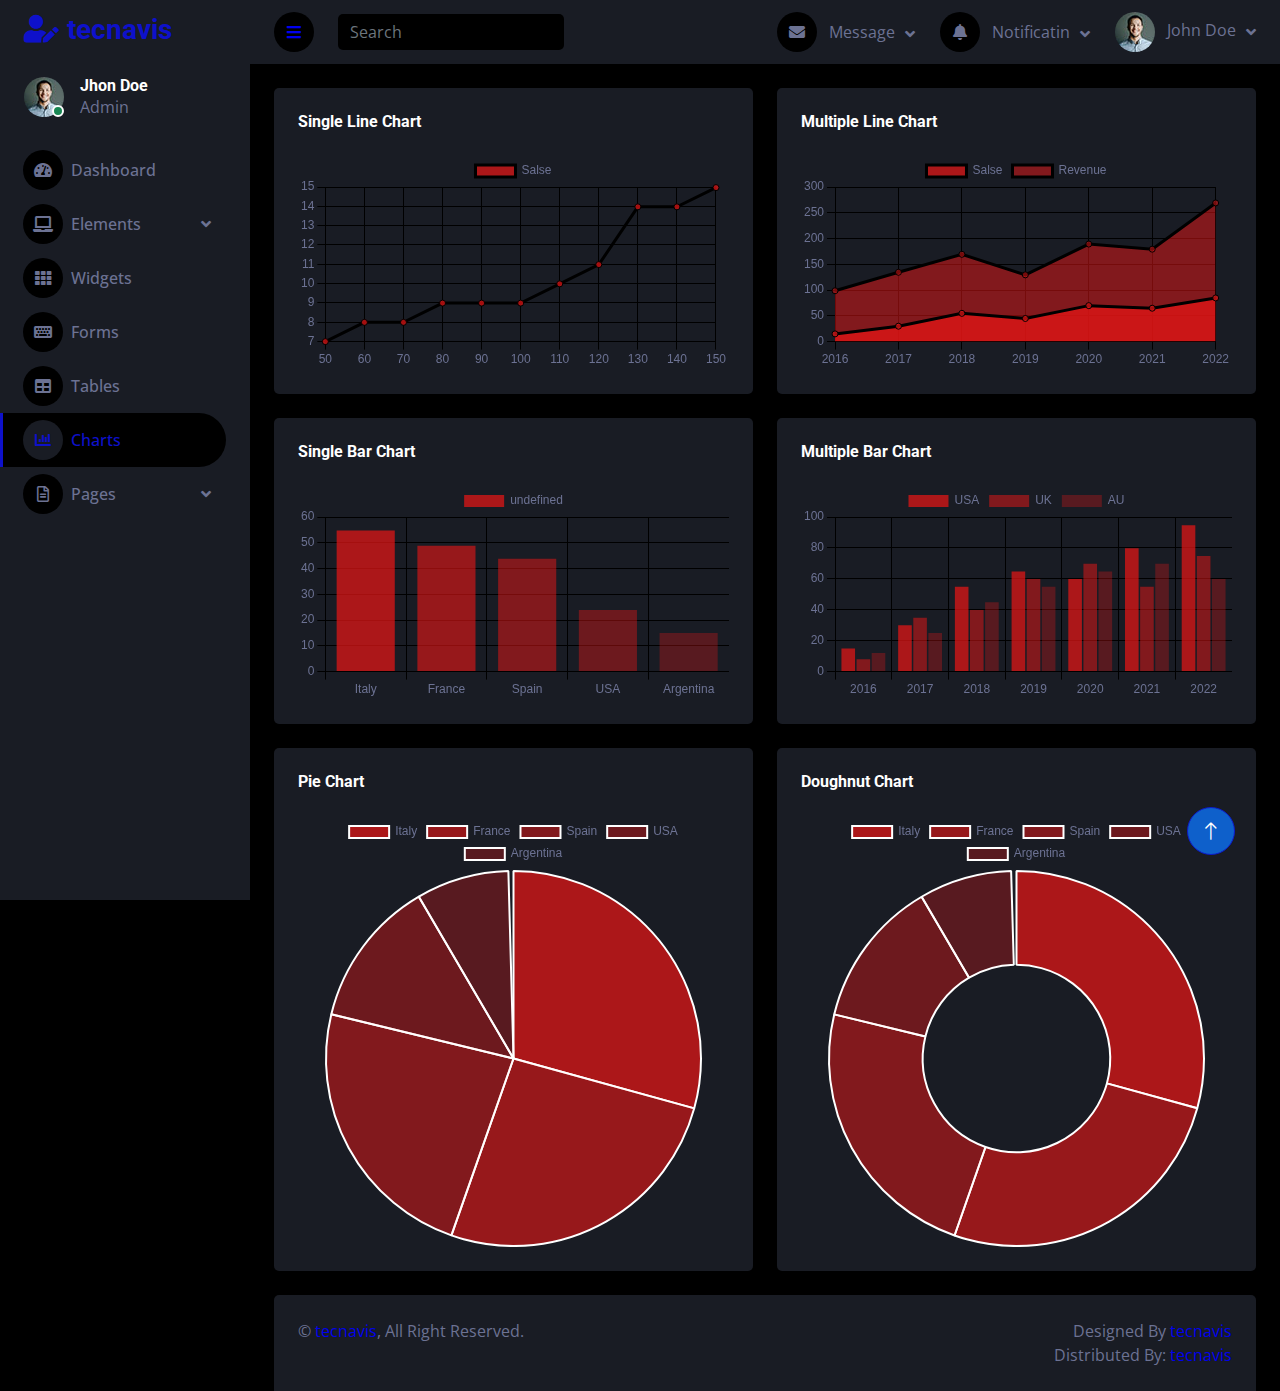
<file: chart.html>
<!DOCTYPE html>
<html lang="en">

<head>
    <meta charset="utf-8">
    <title>tecnavis Dashboard</title>
    <meta content="width=device-width, initial-scale=1.0" name="viewport">
    <meta content="" name="keywords">
    <meta content="" name="description">

    <!-- Favicon -->
    <link href="img/favicon.ico" rel="icon">

    <!-- Google Web Fonts -->
    <link rel="preconnect" href="https://fonts.googleapis.com">
    <link rel="preconnect" href="https://fonts.gstatic.com" crossorigin>
    <link href="https://fonts.googleapis.com/css2?family=Open+Sans:wght@400;600&family=Roboto:wght@500;700&display=swap" rel="stylesheet"> 
    
    <!-- Icon Font Stylesheet -->
    <link href="https://cdnjs.cloudflare.com/ajax/libs/font-awesome/5.10.0/css/all.min.css" rel="stylesheet">
    <link href="https://cdn.jsdelivr.net/npm/bootstrap-icons@1.4.1/font/bootstrap-icons.css" rel="stylesheet">

    <!-- Libraries Stylesheet -->
    <link href="lib/owlcarousel/assets/owl.carousel.min.css" rel="stylesheet">
    <link href="lib/tempusdominus/css/tempusdominus-bootstrap-4.min.css" rel="stylesheet" />

    <!-- Customized Bootstrap Stylesheet -->
    <link href="css/bootstrap.min.css" rel="stylesheet">

    <!-- Template Stylesheet -->
    <link href="css/style.css" rel="stylesheet">
</head>

<body>
    <div class="container-fluid position-relative d-flex p-0">
        <!-- Spinner Start -->
        <div id="spinner" class="show bg-dark position-fixed translate-middle w-100 vh-100 top-50 start-50 d-flex align-items-center justify-content-center">
            <div class="spinner-border text-primary" style="width: 3rem; height: 3rem;" role="status">
                <span class="sr-only">Loading...</span>
            </div>
        </div>
        <!-- Spinner End -->


        <!-- Sidebar Start -->
        <div class="sidebar pe-4 pb-3">
            <nav class="navbar bg-secondary navbar-dark">
                <a href="index.html" class="navbar-brand mx-4 mb-3">
                    <h3 class="text-primary"><i class="fa fa-user-edit me-2"></i>tecnavis</h3>
                </a>
                <div class="d-flex align-items-center ms-4 mb-4">
                    <div class="position-relative">
                        <img class="rounded-circle" src="img/user.jpg" alt="" style="width: 40px; height: 40px;">
                        <div class="bg-success rounded-circle border border-2 border-white position-absolute end-0 bottom-0 p-1"></div>
                    </div>
                    <div class="ms-3">
                        <h6 class="mb-0">Jhon Doe</h6>
                        <span>Admin</span>
                    </div>
                </div>
                <div class="navbar-nav w-100">
                    <a href="index.html" class="nav-item nav-link"><i class="fa fa-tachometer-alt me-2"></i>Dashboard</a>
                    <div class="nav-item dropdown">
                        <a href="#" class="nav-link dropdown-toggle" data-bs-toggle="dropdown"><i class="fa fa-laptop me-2"></i>Elements</a>
                        <div class="dropdown-menu bg-transparent border-0">
                            <a href="button.html" class="dropdown-item">Buttons</a>
                            <a href="typography.html" class="dropdown-item">Typography</a>
                            <a href="element.html" class="dropdown-item">Other Elements</a>
                        </div>
                    </div>
                    <a href="widget.html" class="nav-item nav-link"><i class="fa fa-th me-2"></i>Widgets</a>
                    <a href="form.html" class="nav-item nav-link"><i class="fa fa-keyboard me-2"></i>Forms</a>
                    <a href="table.html" class="nav-item nav-link"><i class="fa fa-table me-2"></i>Tables</a>
                    <a href="chart.html" class="nav-item nav-link active"><i class="fa fa-chart-bar me-2"></i>Charts</a>
                    <div class="nav-item dropdown">
                        <a href="#" class="nav-link dropdown-toggle" data-bs-toggle="dropdown"><i class="far fa-file-alt me-2"></i>Pages</a>
                        <div class="dropdown-menu bg-transparent border-0">
                            <a href="signin.html" class="dropdown-item">Sign In</a>
                            <a href="signup.html" class="dropdown-item">Sign Up</a>
                            <a href="404.html" class="dropdown-item">404 Error</a>
                            <a href="blank.html" class="dropdown-item">Blank Page</a>
                        </div>
                    </div>
                </div>
            </nav>
        </div>
        <!-- Sidebar End -->


        <!-- Content Start -->
        <div class="content">
            <!-- Navbar Start -->
            <nav class="navbar navbar-expand bg-secondary navbar-dark sticky-top px-4 py-0">
                <a href="index.html" class="navbar-brand d-flex d-lg-none me-4">
                    <h2 class="text-primary mb-0"><i class="fa fa-user-edit"></i></h2>
                </a>
                <a href="#" class="sidebar-toggler flex-shrink-0">
                    <i class="fa fa-bars"></i>
                </a>
                <form class="d-none d-md-flex ms-4">
                    <input class="form-control bg-dark border-0" type="search" placeholder="Search">
                </form>
                <div class="navbar-nav align-items-center ms-auto">
                    <div class="nav-item dropdown">
                        <a href="#" class="nav-link dropdown-toggle" data-bs-toggle="dropdown">
                            <i class="fa fa-envelope me-lg-2"></i>
                            <span class="d-none d-lg-inline-flex">Message</span>
                        </a>
                        <div class="dropdown-menu dropdown-menu-end bg-secondary border-0 rounded-0 rounded-bottom m-0">
                            <a href="#" class="dropdown-item">
                                <div class="d-flex align-items-center">
                                    <img class="rounded-circle" src="img/user.jpg" alt="" style="width: 40px; height: 40px;">
                                    <div class="ms-2">
                                        <h6 class="fw-normal mb-0">Jhon send you a message</h6>
                                        <small>15 minutes ago</small>
                                    </div>
                                </div>
                            </a>
                            <hr class="dropdown-divider">
                            <a href="#" class="dropdown-item">
                                <div class="d-flex align-items-center">
                                    <img class="rounded-circle" src="img/user.jpg" alt="" style="width: 40px; height: 40px;">
                                    <div class="ms-2">
                                        <h6 class="fw-normal mb-0">Jhon send you a message</h6>
                                        <small>15 minutes ago</small>
                                    </div>
                                </div>
                            </a>
                            <hr class="dropdown-divider">
                            <a href="#" class="dropdown-item">
                                <div class="d-flex align-items-center">
                                    <img class="rounded-circle" src="img/user.jpg" alt="" style="width: 40px; height: 40px;">
                                    <div class="ms-2">
                                        <h6 class="fw-normal mb-0">Jhon send you a message</h6>
                                        <small>15 minutes ago</small>
                                    </div>
                                </div>
                            </a>
                            <hr class="dropdown-divider">
                            <a href="#" class="dropdown-item text-center">See all message</a>
                        </div>
                    </div>
                    <div class="nav-item dropdown">
                        <a href="#" class="nav-link dropdown-toggle" data-bs-toggle="dropdown">
                            <i class="fa fa-bell me-lg-2"></i>
                            <span class="d-none d-lg-inline-flex">Notificatin</span>
                        </a>
                        <div class="dropdown-menu dropdown-menu-end bg-secondary border-0 rounded-0 rounded-bottom m-0">
                            <a href="#" class="dropdown-item">
                                <h6 class="fw-normal mb-0">Profile updated</h6>
                                <small>15 minutes ago</small>
                            </a>
                            <hr class="dropdown-divider">
                            <a href="#" class="dropdown-item">
                                <h6 class="fw-normal mb-0">New user added</h6>
                                <small>15 minutes ago</small>
                            </a>
                            <hr class="dropdown-divider">
                            <a href="#" class="dropdown-item">
                                <h6 class="fw-normal mb-0">Password changed</h6>
                                <small>15 minutes ago</small>
                            </a>
                            <hr class="dropdown-divider">
                            <a href="#" class="dropdown-item text-center">See all notifications</a>
                        </div>
                    </div>
                    <div class="nav-item dropdown">
                        <a href="#" class="nav-link dropdown-toggle" data-bs-toggle="dropdown">
                            <img class="rounded-circle me-lg-2" src="img/user.jpg" alt="" style="width: 40px; height: 40px;">
                            <span class="d-none d-lg-inline-flex">John Doe</span>
                        </a>
                        <div class="dropdown-menu dropdown-menu-end bg-secondary border-0 rounded-0 rounded-bottom m-0">
                            <a href="#" class="dropdown-item">My Profile</a>
                            <a href="#" class="dropdown-item">Settings</a>
                            <a href="#" class="dropdown-item">Log Out</a>
                        </div>
                    </div>
                </div>
            </nav>
            <!-- Navbar End -->


            <!-- Chart Start -->
            <div class="container-fluid pt-4 px-4">
                <div class="row g-4">
                    <div class="col-sm-12 col-xl-6">
                        <div class="bg-secondary rounded h-100 p-4">
                            <h6 class="mb-4">Single Line Chart</h6>
                            <canvas id="line-chart"></canvas>
                        </div>
                    </div>
                    <div class="col-sm-12 col-xl-6">
                        <div class="bg-secondary rounded h-100 p-4">
                            <h6 class="mb-4">Multiple Line Chart</h6>
                            <canvas id="salse-revenue"></canvas>
                        </div>
                    </div>
                    <div class="col-sm-12 col-xl-6">
                        <div class="bg-secondary rounded h-100 p-4">
                            <h6 class="mb-4">Single Bar Chart</h6>
                            <canvas id="bar-chart"></canvas>
                        </div>
                    </div>
                    <div class="col-sm-12 col-xl-6">
                        <div class="bg-secondary rounded h-100 p-4">
                            <h6 class="mb-4">Multiple Bar Chart</h6>
                            <canvas id="worldwide-sales"></canvas>
                        </div>
                    </div>
                    <div class="col-sm-12 col-xl-6">
                        <div class="bg-secondary rounded h-100 p-4">
                            <h6 class="mb-4">Pie Chart</h6>
                            <canvas id="pie-chart"></canvas>
                        </div>
                    </div>
                    <div class="col-sm-12 col-xl-6">
                        <div class="bg-secondary rounded h-100 p-4">
                            <h6 class="mb-4">Doughnut Chart</h6>
                            <canvas id="doughnut-chart"></canvas>
                        </div>
                    </div>
                </div>
            </div>
            <!-- Chart End -->


            <!-- Footer Start -->
            <div class="container-fluid pt-4 px-4">
                <div class="bg-secondary rounded-top p-4">
                    <div class="row">
                        <div class="col-12 col-sm-6 text-center text-sm-start">
                            &copy; <a href="#">tecnavis</a>, All Right Reserved. 
                        </div>
                        <div class="col-12 col-sm-6 text-center text-sm-end">
                            <!--/*** This template is free as long as you keep the footer author’s credit link/attribution link/backlink. If you'd like to use the template without the footer author’s credit link/attribution link/backlink, you can purchase the Credit Removal License from "https://tecnavis.com/credit-removal". Thank you for your support. ***/-->
                            Designed By <a href="https://tecnavis.com">tecnavis</a>
                            <br>Distributed By: <a href="https://tecnavis.com" target="_blank">tecnavis</a>
                        </div>
                    </div>
                </div>
            </div>
            <!-- Footer End -->
        </div>
        <!-- Content End -->


        <!-- Back to Top -->
        <a href="#" class="btn btn-lg btn-primary btn-lg-square back-to-top"><i class="bi bi-arrow-up"></i></a>
    </div>

    <!-- JavaScript Libraries -->
    <script src="https://code.jquery.com/jquery-3.4.1.min.js"></script>
    <script src="https://cdn.jsdelivr.net/npm/bootstrap@5.0.0/dist/js/bootstrap.bundle.min.js"></script>
    <script src="lib/chart/chart.min.js"></script>
    <script src="lib/easing/easing.min.js"></script>
    <script src="lib/waypoints/waypoints.min.js"></script>
    <script src="lib/owlcarousel/owl.carousel.min.js"></script>
    <script src="lib/tempusdominus/js/moment.min.js"></script>
    <script src="lib/tempusdominus/js/moment-timezone.min.js"></script>
    <script src="lib/tempusdominus/js/tempusdominus-bootstrap-4.min.js"></script>

    <!-- Template Javascript -->
    <script src="js/main.js"></script>
</body>

</html>
</file>
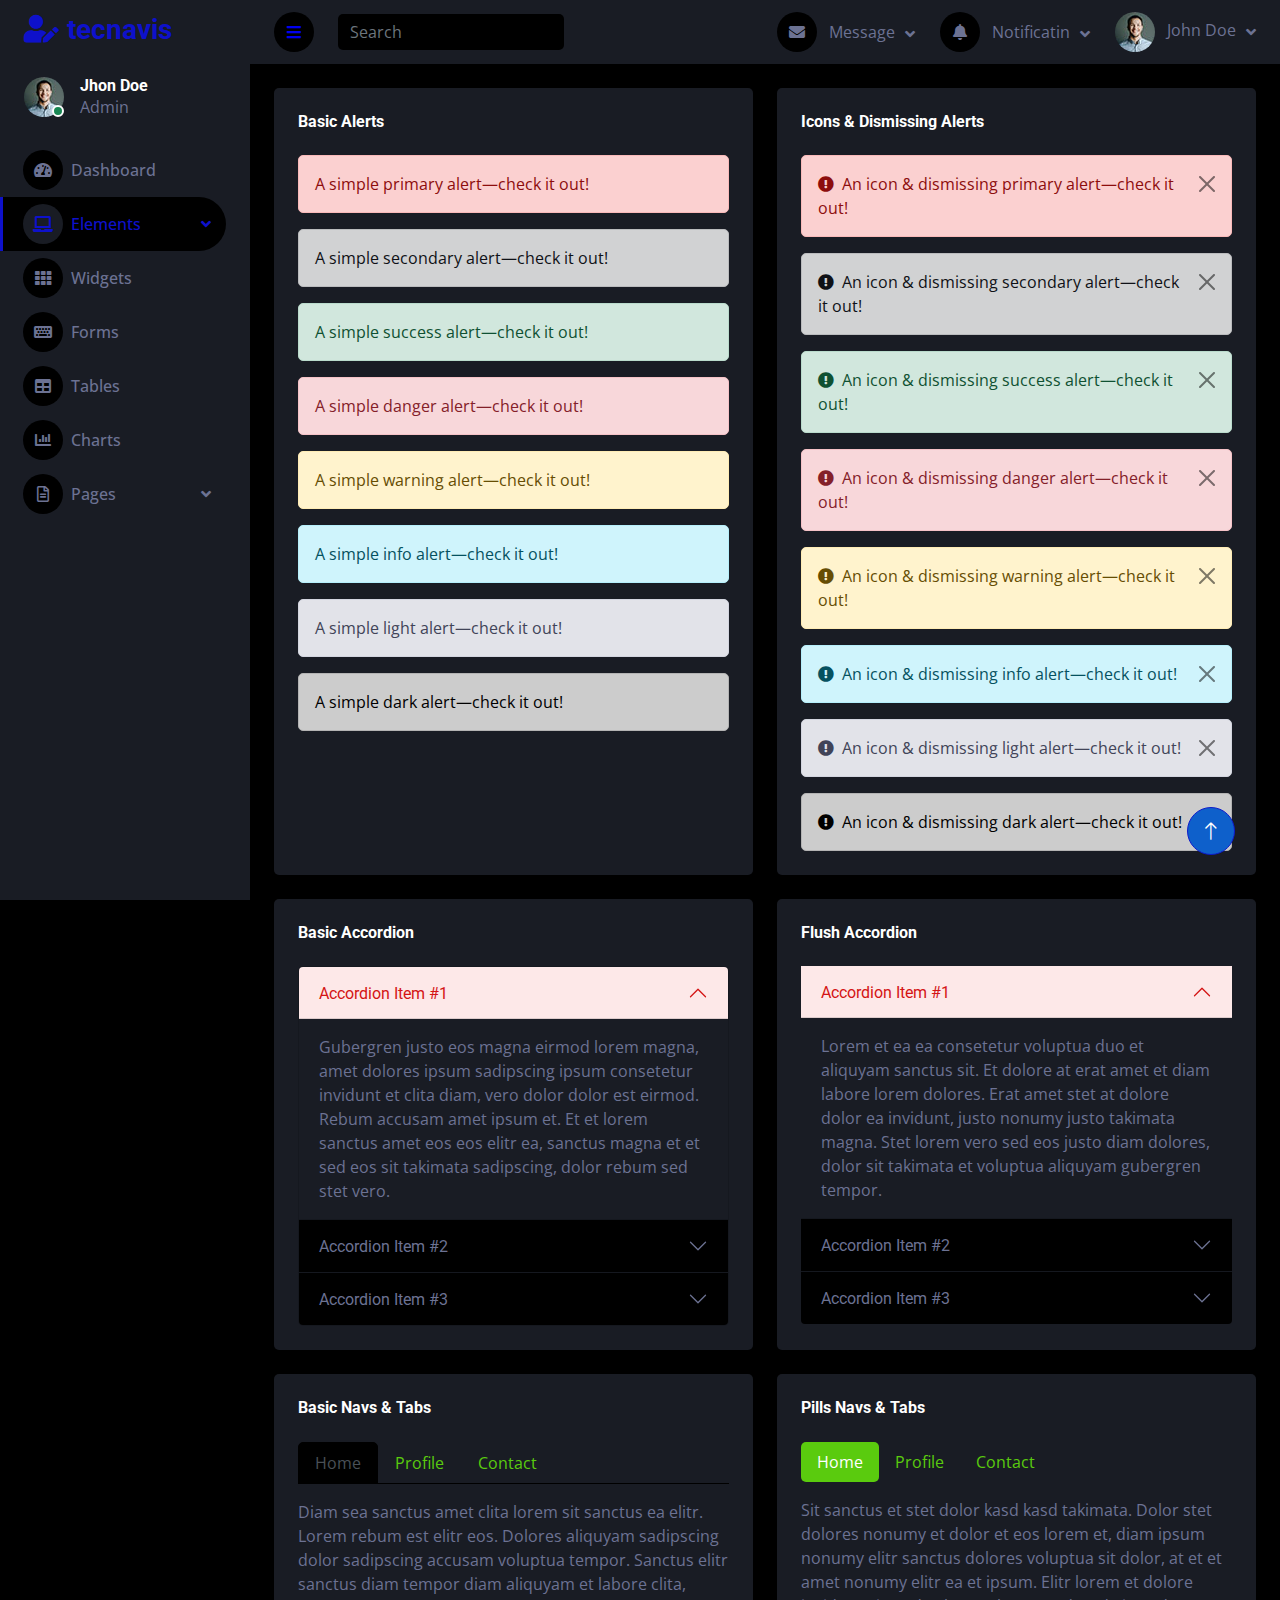
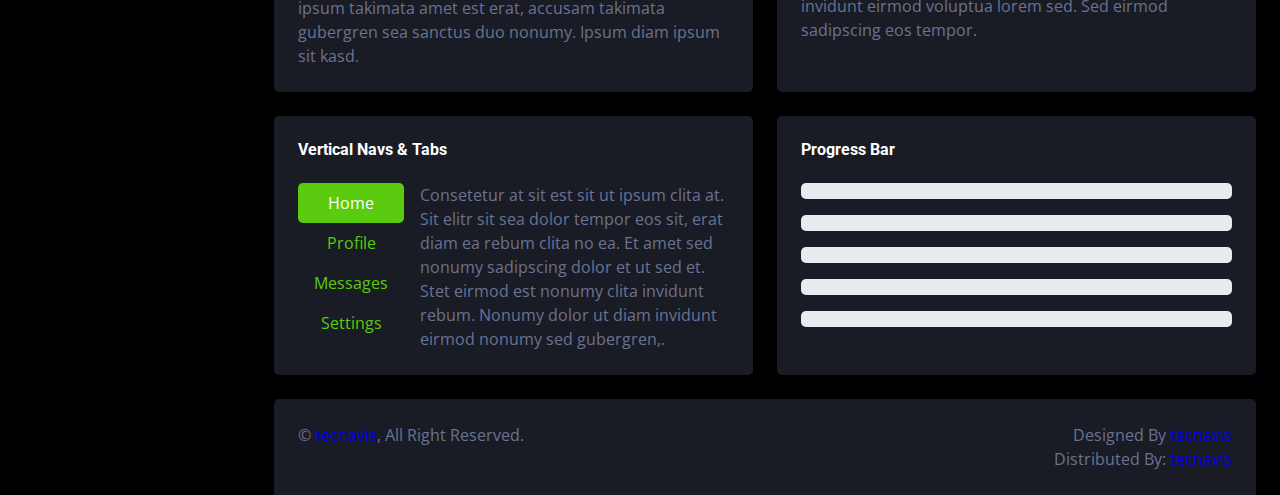
<file: element.html>
<!DOCTYPE html>
<html lang="en">

<head>
    <meta charset="utf-8">
    <title>tecnavis Dashboard</title>
    <meta content="width=device-width, initial-scale=1.0" name="viewport">
    <meta content="" name="keywords">
    <meta content="" name="description">

    <!-- Favicon -->
    <link href="img/favicon.ico" rel="icon">

    <!-- Google Web Fonts -->
    <link rel="preconnect" href="https://fonts.googleapis.com">
    <link rel="preconnect" href="https://fonts.gstatic.com" crossorigin>
    <link href="https://fonts.googleapis.com/css2?family=Open+Sans:wght@400;600&family=Roboto:wght@500;700&display=swap" rel="stylesheet"> 
    
    <!-- Icon Font Stylesheet -->
    <link href="https://cdnjs.cloudflare.com/ajax/libs/font-awesome/5.10.0/css/all.min.css" rel="stylesheet">
    <link href="https://cdn.jsdelivr.net/npm/bootstrap-icons@1.4.1/font/bootstrap-icons.css" rel="stylesheet">

    <!-- Libraries Stylesheet -->
    <link href="lib/owlcarousel/assets/owl.carousel.min.css" rel="stylesheet">
    <link href="lib/tempusdominus/css/tempusdominus-bootstrap-4.min.css" rel="stylesheet" />

    <!-- Customized Bootstrap Stylesheet -->
    <link href="css/bootstrap.min.css" rel="stylesheet">

    <!-- Template Stylesheet -->
    <link href="css/style.css" rel="stylesheet">
</head>

<body>
    <div class="container-fluid position-relative d-flex p-0">
        <!-- Spinner Start -->
        <div id="spinner" class="show bg-dark position-fixed translate-middle w-100 vh-100 top-50 start-50 d-flex align-items-center justify-content-center">
            <div class="spinner-border text-primary" style="width: 3rem; height: 3rem;" role="status">
                <span class="sr-only">Loading...</span>
            </div>
        </div>
        <!-- Spinner End -->


        <!-- Sidebar Start -->
        <div class="sidebar pe-4 pb-3">
            <nav class="navbar bg-secondary navbar-dark">
                <a href="index.html" class="navbar-brand mx-4 mb-3">
                    <h3 class="text-primary"><i class="fa fa-user-edit me-2"></i>tecnavis</h3>
                </a>
                <div class="d-flex align-items-center ms-4 mb-4">
                    <div class="position-relative">
                        <img class="rounded-circle" src="img/user.jpg" alt="" style="width: 40px; height: 40px;">
                        <div class="bg-success rounded-circle border border-2 border-white position-absolute end-0 bottom-0 p-1"></div>
                    </div>
                    <div class="ms-3">
                        <h6 class="mb-0">Jhon Doe</h6>
                        <span>Admin</span>
                    </div>
                </div>
                <div class="navbar-nav w-100">
                    <a href="index.html" class="nav-item nav-link"><i class="fa fa-tachometer-alt me-2"></i>Dashboard</a>
                    <div class="nav-item dropdown">
                        <a href="#" class="nav-link dropdown-toggle active" data-bs-toggle="dropdown"><i class="fa fa-laptop me-2"></i>Elements</a>
                        <div class="dropdown-menu bg-transparent border-0">
                            <a href="button.html" class="dropdown-item">Buttons</a>
                            <a href="typography.html" class="dropdown-item">Typography</a>
                            <a href="element.html" class="dropdown-item active">Other Elements</a>
                        </div>
                    </div>
                    <a href="widget.html" class="nav-item nav-link"><i class="fa fa-th me-2"></i>Widgets</a>
                    <a href="form.html" class="nav-item nav-link"><i class="fa fa-keyboard me-2"></i>Forms</a>
                    <a href="table.html" class="nav-item nav-link"><i class="fa fa-table me-2"></i>Tables</a>
                    <a href="chart.html" class="nav-item nav-link"><i class="fa fa-chart-bar me-2"></i>Charts</a>
                    <div class="nav-item dropdown">
                        <a href="#" class="nav-link dropdown-toggle" data-bs-toggle="dropdown"><i class="far fa-file-alt me-2"></i>Pages</a>
                        <div class="dropdown-menu bg-transparent border-0">
                            <a href="signin.html" class="dropdown-item">Sign In</a>
                            <a href="signup.html" class="dropdown-item">Sign Up</a>
                            <a href="404.html" class="dropdown-item">404 Error</a>
                            <a href="blank.html" class="dropdown-item">Blank Page</a>
                        </div>
                    </div>
                </div>
            </nav>
        </div>
        <!-- Sidebar End -->


        <!-- Content Start -->
        <div class="content">
            <!-- Navbar Start -->
            <nav class="navbar navbar-expand bg-secondary navbar-dark sticky-top px-4 py-0">
                <a href="index.html" class="navbar-brand d-flex d-lg-none me-4">
                    <h2 class="text-primary mb-0"><i class="fa fa-user-edit"></i></h2>
                </a>
                <a href="#" class="sidebar-toggler flex-shrink-0">
                    <i class="fa fa-bars"></i>
                </a>
                <form class="d-none d-md-flex ms-4">
                    <input class="form-control bg-dark border-0" type="search" placeholder="Search">
                </form>
                <div class="navbar-nav align-items-center ms-auto">
                    <div class="nav-item dropdown">
                        <a href="#" class="nav-link dropdown-toggle" data-bs-toggle="dropdown">
                            <i class="fa fa-envelope me-lg-2"></i>
                            <span class="d-none d-lg-inline-flex">Message</span>
                        </a>
                        <div class="dropdown-menu dropdown-menu-end bg-secondary border-0 rounded-0 rounded-bottom m-0">
                            <a href="#" class="dropdown-item">
                                <div class="d-flex align-items-center">
                                    <img class="rounded-circle" src="img/user.jpg" alt="" style="width: 40px; height: 40px;">
                                    <div class="ms-2">
                                        <h6 class="fw-normal mb-0">Jhon send you a message</h6>
                                        <small>15 minutes ago</small>
                                    </div>
                                </div>
                            </a>
                            <hr class="dropdown-divider">
                            <a href="#" class="dropdown-item">
                                <div class="d-flex align-items-center">
                                    <img class="rounded-circle" src="img/user.jpg" alt="" style="width: 40px; height: 40px;">
                                    <div class="ms-2">
                                        <h6 class="fw-normal mb-0">Jhon send you a message</h6>
                                        <small>15 minutes ago</small>
                                    </div>
                                </div>
                            </a>
                            <hr class="dropdown-divider">
                            <a href="#" class="dropdown-item">
                                <div class="d-flex align-items-center">
                                    <img class="rounded-circle" src="img/user.jpg" alt="" style="width: 40px; height: 40px;">
                                    <div class="ms-2">
                                        <h6 class="fw-normal mb-0">Jhon send you a message</h6>
                                        <small>15 minutes ago</small>
                                    </div>
                                </div>
                            </a>
                            <hr class="dropdown-divider">
                            <a href="#" class="dropdown-item text-center">See all message</a>
                        </div>
                    </div>
                    <div class="nav-item dropdown">
                        <a href="#" class="nav-link dropdown-toggle" data-bs-toggle="dropdown">
                            <i class="fa fa-bell me-lg-2"></i>
                            <span class="d-none d-lg-inline-flex">Notificatin</span>
                        </a>
                        <div class="dropdown-menu dropdown-menu-end bg-secondary border-0 rounded-0 rounded-bottom m-0">
                            <a href="#" class="dropdown-item">
                                <h6 class="fw-normal mb-0">Profile updated</h6>
                                <small>15 minutes ago</small>
                            </a>
                            <hr class="dropdown-divider">
                            <a href="#" class="dropdown-item">
                                <h6 class="fw-normal mb-0">New user added</h6>
                                <small>15 minutes ago</small>
                            </a>
                            <hr class="dropdown-divider">
                            <a href="#" class="dropdown-item">
                                <h6 class="fw-normal mb-0">Password changed</h6>
                                <small>15 minutes ago</small>
                            </a>
                            <hr class="dropdown-divider">
                            <a href="#" class="dropdown-item text-center">See all notifications</a>
                        </div>
                    </div>
                    <div class="nav-item dropdown">
                        <a href="#" class="nav-link dropdown-toggle" data-bs-toggle="dropdown">
                            <img class="rounded-circle me-lg-2" src="img/user.jpg" alt="" style="width: 40px; height: 40px;">
                            <span class="d-none d-lg-inline-flex">John Doe</span>
                        </a>
                        <div class="dropdown-menu dropdown-menu-end bg-secondary border-0 rounded-0 rounded-bottom m-0">
                            <a href="#" class="dropdown-item">My Profile</a>
                            <a href="#" class="dropdown-item">Settings</a>
                            <a href="#" class="dropdown-item">Log Out</a>
                        </div>
                    </div>
                </div>
            </nav>
            <!-- Navbar End -->


            <!-- Other Elements Start -->
            <div class="container-fluid pt-4 px-4">
                <div class="row g-4">
                    <div class="col-sm-12 col-xl-6">
                        <div class="bg-secondary rounded h-100 p-4">
                            <h6 class="mb-4">Basic Alerts</h6>
                            <div class="alert alert-primary" role="alert">
                                A simple primary alert—check it out!
                            </div>
                            <div class="alert alert-secondary" role="alert">
                                A simple secondary alert—check it out!
                            </div>
                            <div class="alert alert-success" role="alert">
                                A simple success alert—check it out!
                            </div>
                            <div class="alert alert-danger" role="alert">
                                A simple danger alert—check it out!
                            </div>
                            <div class="alert alert-warning" role="alert">
                                A simple warning alert—check it out!
                            </div>
                            <div class="alert alert-info" role="alert">
                                A simple info alert—check it out!
                            </div>
                            <div class="alert alert-light" role="alert">
                                A simple light alert—check it out!
                            </div>
                            <div class="alert alert-dark mb-0" role="alert">
                                A simple dark alert—check it out!
                            </div>
                        </div>
                    </div>
                    <div class="col-sm-12 col-xl-6">
                        <div class="bg-secondary rounded h-100 p-4">
                            <h6 class="mb-4">Icons & Dismissing Alerts</h6>
                            <div class="alert alert-primary alert-dismissible fade show" role="alert">
                                <i class="fa fa-exclamation-circle me-2"></i>An icon & dismissing primary alert—check it out!
                                <button type="button" class="btn-close" data-bs-dismiss="alert" aria-label="Close"></button>
                            </div>
                            <div class="alert alert-secondary alert-dismissible fade show" role="alert">
                                <i class="fa fa-exclamation-circle me-2"></i>An icon & dismissing secondary alert—check it out!
                                <button type="button" class="btn-close" data-bs-dismiss="alert" aria-label="Close"></button>
                            </div>
                            <div class="alert alert-success alert-dismissible fade show" role="alert">
                                <i class="fa fa-exclamation-circle me-2"></i>An icon & dismissing success alert—check it out!
                                <button type="button" class="btn-close" data-bs-dismiss="alert" aria-label="Close"></button>
                            </div>
                            <div class="alert alert-danger alert-dismissible fade show" role="alert">
                                <i class="fa fa-exclamation-circle me-2"></i>An icon & dismissing danger alert—check it out!
                                <button type="button" class="btn-close" data-bs-dismiss="alert" aria-label="Close"></button>
                            </div>
                            <div class="alert alert-warning alert-dismissible fade show" role="alert">
                                <i class="fa fa-exclamation-circle me-2"></i>An icon & dismissing warning alert—check it out!
                                <button type="button" class="btn-close" data-bs-dismiss="alert" aria-label="Close"></button>
                            </div>
                            <div class="alert alert-info alert-dismissible fade show" role="alert">
                                <i class="fa fa-exclamation-circle me-2"></i>An icon & dismissing info alert—check it out!
                                <button type="button" class="btn-close" data-bs-dismiss="alert" aria-label="Close"></button>
                            </div>
                            <div class="alert alert-light alert-dismissible fade show" role="alert">
                                <i class="fa fa-exclamation-circle me-2"></i>An icon & dismissing light alert—check it out!
                                <button type="button" class="btn-close" data-bs-dismiss="alert" aria-label="Close"></button>
                            </div>
                            <div class="alert alert-dark alert-dismissible fade show mb-0" role="alert">
                                <i class="fa fa-exclamation-circle me-2"></i>An icon & dismissing dark alert—check it out!
                                <button type="button" class="btn-close" data-bs-dismiss="alert" aria-label="Close"></button>
                            </div>
                        </div>
                    </div>
                    <div class="col-sm-12 col-xl-6">
                        <div class="bg-secondary rounded h-100 p-4">
                            <h6 class="mb-4">Basic Accordion</h6>
                            <div class="accordion" id="accordionExample">
                                <div class="accordion-item bg-transparent">
                                    <h2 class="accordion-header" id="headingOne">
                                        <button class="accordion-button" type="button" data-bs-toggle="collapse"
                                            data-bs-target="#collapseOne" aria-expanded="true"
                                            aria-controls="collapseOne">
                                            Accordion Item #1
                                        </button>
                                    </h2>
                                    <div id="collapseOne" class="accordion-collapse collapse show"
                                        aria-labelledby="headingOne" data-bs-parent="#accordionExample">
                                        <div class="accordion-body">
                                            Gubergren justo eos magna eirmod lorem magna, amet dolores ipsum sadipscing ipsum consetetur invidunt et clita diam, vero dolor dolor est eirmod. Rebum accusam amet ipsum et. Et et lorem sanctus amet eos eos elitr ea, sanctus magna et et sed eos sit takimata sadipscing, dolor rebum sed stet vero.
                                        </div>
                                    </div>
                                </div>
                                <div class="accordion-item bg-transparent">
                                    <h2 class="accordion-header" id="headingTwo">
                                        <button class="accordion-button collapsed" type="button"
                                            data-bs-toggle="collapse" data-bs-target="#collapseTwo"
                                            aria-expanded="false" aria-controls="collapseTwo">
                                            Accordion Item #2
                                        </button>
                                    </h2>
                                    <div id="collapseTwo" class="accordion-collapse collapse"
                                        aria-labelledby="headingTwo" data-bs-parent="#accordionExample">
                                        <div class="accordion-body">
                                            Voluptua sit dolores consetetur ea et diam est et takimata. Et erat sadipscing dolores et stet diam ut ut diam, sit aliquyam no magna et dolore lorem dolor sit. Lorem lorem sed sed duo, eirmod sit diam ipsum sit erat, lorem sit dolor diam amet ea aliquyam tempor rebum invidunt,.
                                        </div>
                                    </div>
                                </div>
                                <div class="accordion-item bg-transparent">
                                    <h2 class="accordion-header" id="headingThree">
                                        <button class="accordion-button collapsed" type="button"
                                            data-bs-toggle="collapse" data-bs-target="#collapseThree"
                                            aria-expanded="false" aria-controls="collapseThree">
                                            Accordion Item #3
                                        </button>
                                    </h2>
                                    <div id="collapseThree" class="accordion-collapse collapse"
                                        aria-labelledby="headingThree" data-bs-parent="#accordionExample">
                                        <div class="accordion-body">
                                            Dolore eos dolor tempor justo sea eos amet eos kasd dolor, et diam tempor lorem dolores vero. Stet dolore gubergren nonumy diam. Consetetur sit takimata magna invidunt, dolore sea amet consetetur ea et rebum, invidunt et amet sit sea. Dolor eirmod sed magna sadipscing sadipscing lorem lorem sed, sit lorem.
                                        </div>
                                    </div>
                                </div>
                            </div>
                        </div>
                    </div>
                    <div class="col-sm-12 col-xl-6">
                        <div class="bg-secondary rounded h-100 p-4">
                            <h6 class="mb-4">Flush Accordion</h6>
                            <div class="accordion accordion-flush" id="accordionFlushExample">
                                <div class="accordion-item bg-transparent">
                                    <h2 class="accordion-header" id="flush-headingOne">
                                        <button class="accordion-button" type="button"
                                            data-bs-toggle="collapse" data-bs-target="#flush-collapseOne"
                                            aria-expanded="true" aria-controls="flush-collapseOne">
                                            Accordion Item #1
                                        </button>
                                    </h2>
                                    <div id="flush-collapseOne" class="accordion-collapse collapse show"
                                        aria-labelledby="flush-headingOne" data-bs-parent="#accordionFlushExample">
                                        <div class="accordion-body">
                                            Lorem et ea ea consetetur voluptua duo et aliquyam sanctus sit. Et dolore at erat amet et diam labore lorem dolores. Erat amet stet at dolore dolor ea invidunt, justo nonumy justo takimata magna. Stet lorem vero sed eos justo diam dolores, dolor sit takimata et voluptua aliquyam gubergren tempor.
                                        </div>
                                    </div>
                                </div>
                                <div class="accordion-item bg-transparent">
                                    <h2 class="accordion-header" id="flush-headingTwo">
                                        <button class="accordion-button collapsed" type="button"
                                            data-bs-toggle="collapse" data-bs-target="#flush-collapseTwo"
                                            aria-expanded="false" aria-controls="flush-collapseTwo">
                                            Accordion Item #2
                                        </button>
                                    </h2>
                                    <div id="flush-collapseTwo" class="accordion-collapse collapse"
                                        aria-labelledby="flush-headingTwo" data-bs-parent="#accordionFlushExample">
                                        <div class="accordion-body">
                                            Sea diam dolore aliquyam aliquyam diam et consetetur et. Accusam amet no invidunt invidunt et consetetur, magna ut nonumy kasd erat tempor dolor et. Diam magna dolor sed amet duo dolores magna vero. Amet sit sadipscing ea diam clita lorem sit. Vero et et et tempor diam. Ipsum eirmod sit.
                                        </div>
                                    </div>
                                </div>
                                <div class="accordion-item bg-transparent">
                                    <h2 class="accordion-header" id="flush-headingThree">
                                        <button class="accordion-button collapsed" type="button"
                                            data-bs-toggle="collapse" data-bs-target="#flush-collapseThree"
                                            aria-expanded="false" aria-controls="flush-collapseThree">
                                            Accordion Item #3
                                        </button>
                                    </h2>
                                    <div id="flush-collapseThree" class="accordion-collapse collapse"
                                        aria-labelledby="flush-headingThree" data-bs-parent="#accordionFlushExample">
                                        <div class="accordion-body">
                                            Sea sea sit sanctus magna gubergren kasd, magna justo ea lorem lorem. Elitr aliquyam ipsum clita consetetur duo at nonumy invidunt, invidunt eos dolore vero sit amet amet magna tempor clita, takimata diam justo stet erat et vero erat. Sit ipsum eirmod sea ut vero dolores sea clita nonumy, no.
                                        </div>
                                    </div>
                                </div>
                            </div>
                        </div>
                    </div>
                    <div class="col-sm-12 col-xl-6">
                        <div class="bg-secondary rounded h-100 p-4">
                            <h6 class="mb-4">Basic Navs & Tabs</h6>
                            <nav>
                                <div class="nav nav-tabs" id="nav-tab" role="tablist">
                                    <button class="nav-link active" id="nav-home-tab" data-bs-toggle="tab"
                                        data-bs-target="#nav-home" type="button" role="tab" aria-controls="nav-home"
                                        aria-selected="true">Home</button>
                                    <button class="nav-link" id="nav-profile-tab" data-bs-toggle="tab"
                                        data-bs-target="#nav-profile" type="button" role="tab"
                                        aria-controls="nav-profile" aria-selected="false">Profile</button>
                                    <button class="nav-link" id="nav-contact-tab" data-bs-toggle="tab"
                                        data-bs-target="#nav-contact" type="button" role="tab"
                                        aria-controls="nav-contact" aria-selected="false">Contact</button>
                                </div>
                            </nav>
                            <div class="tab-content pt-3" id="nav-tabContent">
                                <div class="tab-pane fade show active" id="nav-home" role="tabpanel" aria-labelledby="nav-home-tab">
                                    Diam sea sanctus amet clita lorem sit sanctus ea elitr. Lorem rebum est elitr eos. Dolores aliquyam sadipscing dolor sadipscing accusam voluptua tempor. Sanctus elitr sanctus diam tempor diam aliquyam et labore clita, ipsum takimata amet est erat, accusam takimata gubergren sea sanctus duo nonumy. Ipsum diam ipsum sit kasd.
                                </div>
                                <div class="tab-pane fade" id="nav-profile" role="tabpanel" aria-labelledby="nav-profile-tab">
                                    Sanctus vero sit kasd sea gubergren takimata consetetur elitr elitr, consetetur sadipscing takimata ipsum dolores. Accusam duo accusam et labore ea elitr ipsum tempor sit, dolore aliquyam ipsum sit amet sit. Et dolore ipsum labore invidunt rebum. Sed dolore gubergren sanctus vero diam lorem rebum elitr, erat diam dolor clita.
                                </div>
                                <div class="tab-pane fade" id="nav-contact" role="tabpanel" aria-labelledby="nav-contact-tab">
                                    Sit consetetur eirmod lorem ea magna sadipscing ipsum elitr invidunt, dolores lorem erat ipsum ut aliquyam eos lorem sed. Nonumy aliquyam ea justo eos dolores dolores duo dolores. Aliquyam dolor sea dolores sit takimata no erat vero. At lorem justo tempor lorem duo, stet kasd aliquyam ipsum voluptua labore at.
                                </div>
                            </div>
                        </div>
                    </div>
                    <div class="col-sm-12 col-xl-6">
                        <div class="bg-secondary rounded h-100 p-4">
                            <h6 class="mb-4">Pills Navs & Tabs</h6>
                            <ul class="nav nav-pills mb-3" id="pills-tab" role="tablist">
                                <li class="nav-item" role="presentation">
                                    <button class="nav-link active" id="pills-home-tab" data-bs-toggle="pill"
                                        data-bs-target="#pills-home" type="button" role="tab" aria-controls="pills-home"
                                        aria-selected="true">Home</button>
                                </li>
                                <li class="nav-item" role="presentation">
                                    <button class="nav-link" id="pills-profile-tab" data-bs-toggle="pill"
                                        data-bs-target="#pills-profile" type="button" role="tab"
                                        aria-controls="pills-profile" aria-selected="false">Profile</button>
                                </li>
                                <li class="nav-item" role="presentation">
                                    <button class="nav-link" id="pills-contact-tab" data-bs-toggle="pill"
                                        data-bs-target="#pills-contact" type="button" role="tab"
                                        aria-controls="pills-contact" aria-selected="false">Contact</button>
                                </li>
                            </ul>
                            <div class="tab-content" id="pills-tabContent">
                                <div class="tab-pane fade show active" id="pills-home" role="tabpanel" aria-labelledby="pills-home-tab">
                                    Sit sanctus et stet dolor kasd kasd takimata. Dolor stet dolores nonumy et dolor et eos lorem et, diam ipsum nonumy elitr sanctus dolores voluptua sit dolor, at et et amet nonumy elitr ea et ipsum. Elitr lorem et dolore invidunt eirmod voluptua lorem sed. Sed eirmod sadipscing eos tempor.
                                </div>
                                <div class="tab-pane fade" id="pills-profile" role="tabpanel" aria-labelledby="pills-profile-tab">
                                    Invidunt rebum voluptua lorem eirmod dolore. Amet no sed sanctus lorem ea. Nonumy sit stet sit magna. Rebum rebum ipsum clita erat consetetur, sit dolor sit clita et amet. Est et clita dolore takimata, sea dolores tempor erat consetetur lorem. Consetetur sea sadipscing dolor et dolores et stet, tempor elitr.
                                </div>
                                <div class="tab-pane fade" id="pills-contact" role="tabpanel" aria-labelledby="pills-contact-tab">
                                    Et diam et est sed vero ipsum voluptua dolor et, sit eos justo ipsum no ipsum amet sed aliquyam dolore, ut ipsum sanctus et consetetur. Sit ea sit clita lorem ea gubergren. Et dolore vero sanctus voluptua ipsum sadipscing amet at. Et sed dolore voluptua dolor eos tempor, erat amet.
                                </div>
                            </div>
                        </div>
                    </div>
                    <div class="col-sm-12 col-xl-6">
                        <div class="bg-secondary rounded h-100 p-4">
                            <h6 class="mb-4">Vertical Navs & Tabs</h6>
                            <div class="d-flex align-items-start">
                                <div class="nav flex-column nav-pills me-3" id="v-pills-tab" role="tablist"
                                    aria-orientation="vertical">
                                    <button class="nav-link active" id="v-pills-home-tab" data-bs-toggle="pill"
                                        data-bs-target="#v-pills-home" type="button" role="tab"
                                        aria-controls="v-pills-home" aria-selected="true">Home</button>
                                    <button class="nav-link" id="v-pills-profile-tab" data-bs-toggle="pill"
                                        data-bs-target="#v-pills-profile" type="button" role="tab"
                                        aria-controls="v-pills-profile" aria-selected="false">Profile</button>
                                    <button class="nav-link" id="v-pills-messages-tab" data-bs-toggle="pill"
                                        data-bs-target="#v-pills-messages" type="button" role="tab"
                                        aria-controls="v-pills-messages" aria-selected="false">Messages</button>
                                    <button class="nav-link" id="v-pills-settings-tab" data-bs-toggle="pill"
                                        data-bs-target="#v-pills-settings" type="button" role="tab"
                                        aria-controls="v-pills-settings" aria-selected="false">Settings</button>
                                </div>
                                <div class="tab-content" id="v-pills-tabContent">
                                    <div class="tab-pane fade show active" id="v-pills-home" role="tabpanel" aria-labelledby="v-pills-home-tab">
                                        Consetetur at sit est sit ut ipsum clita at. Sit elitr sit sea dolor tempor eos sit, erat diam ea rebum clita no ea. Et amet sed nonumy sadipscing dolor et ut sed et. Stet eirmod est nonumy clita invidunt rebum. Nonumy dolor ut diam invidunt eirmod nonumy sed gubergren,.
                                    </div>
                                    <div class="tab-pane fade" id="v-pills-profile" role="tabpanel" aria-labelledby="v-pills-profile-tab">
                                        Tempor et kasd accusam duo et dolor no accusam dolore, dolor sed voluptua duo no, sit et stet lorem dolor ipsum tempor consetetur vero, consetetur est eos sit eirmod erat diam accusam sadipscing sit. Takimata erat ea eirmod tempor elitr dolore sadipscing kasd justo, elitr tempor sed eos sadipscing magna.
                                    </div>
                                    <div class="tab-pane fade" id="v-pills-messages" role="tabpanel" aria-labelledby="v-pills-messages-tab">
                                        Sed kasd kasd ea clita sed lorem amet tempor est voluptua, labore stet dolores gubergren clita lorem sed nonumy at. Dolores et ut erat voluptua. Est voluptua stet accusam rebum, elitr amet sit takimata sea eirmod. Sanctus elitr amet sit dolore sea stet et ut. Dolor et sanctus elitr ut.
                                    </div>
                                    <div class="tab-pane fade" id="v-pills-settings" role="tabpanel" aria-labelledby="v-pills-settings-tab">
                                        Sit et vero kasd sea et at, aliquyam takimata et et est, labore et takimata sed ut stet sanctus, nonumy dolor invidunt sit labore et, amet et dolor sit dolor tempor et dolor ipsum nonumy, accusam clita sadipscing ut et labore labore est, dolore accusam vero at est sit. Invidunt.
                                    </div>
                                </div>
                            </div>
                        </div>
                    </div>
                    <div class="col-sm-12 col-xl-6">
                        <div class="bg-secondary rounded h-100 p-4">
                            <h6 class="mb-4">Progress Bar</h6>
                            <div class="pg-bar mb-3">
                                <div class="progress">
                                    <div class="progress-bar progress-bar-striped" role="progressbar" aria-valuenow="10" aria-valuemin="0" aria-valuemax="100"></div>
                                </div>
                            </div>
                            <div class="pg-bar mb-3">
                                <div class="progress">
                                    <div class="progress-bar progress-bar-striped bg-success" role="progressbar" aria-valuenow="25" aria-valuemin="0" aria-valuemax="100"></div>
                                </div>
                            </div>
                            <div class="pg-bar mb-3">
                                <div class="progress">
                                    <div class="progress-bar progress-bar-striped bg-info" role="progressbar" aria-valuenow="50" aria-valuemin="0" aria-valuemax="100"></div>
                                </div>
                            </div>
                            <div class="pg-bar mb-3">
                                <div class="progress">
                                    <div class="progress-bar progress-bar-striped bg-warning" role="progressbar" aria-valuenow="75" aria-valuemin="0" aria-valuemax="100"></div>
                                </div>
                            </div>
                            <div class="pg-bar mb-0">
                                <div class="progress">
                                    <div class="progress-bar progress-bar-striped bg-danger" role="progressbar" aria-valuenow="100" aria-valuemin="0" aria-valuemax="100"></div>
                                </div>
                            </div>
                        </div>
                    </div>
                </div>
            </div>
            <!-- Other Elements End -->


            <!-- Footer Start -->
            <div class="container-fluid pt-4 px-4">
                <div class="bg-secondary rounded-top p-4">
                    <div class="row">
                        <div class="col-12 col-sm-6 text-center text-sm-start">
                            &copy; <a href="#">tecnavis</a>, All Right Reserved. 
                        </div>
                        <div class="col-12 col-sm-6 text-center text-sm-end">
                            <!--/*** This template is free as long as you keep the footer author’s credit link/attribution link/backlink. If you'd like to use the template without the footer author’s credit link/attribution link/backlink, you can purchase the Credit Removal License from "https://tecnavis.com/credit-removal". Thank you for your support. ***/-->
                            Designed By <a href="https://tecnavis.com">tecnavis</a>
                            <br>Distributed By: <a href="https://tecnavis.com" target="_blank">tecnavis</a>
                        </div>
                    </div>
                </div>
            </div>
            <!-- Footer End -->
        </div>
        <!-- Content End -->


        <!-- Back to Top -->
        <a href="#" class="btn btn-lg btn-primary btn-lg-square back-to-top"><i class="bi bi-arrow-up"></i></a>
    </div>

    <!-- JavaScript Libraries -->
    <script src="https://code.jquery.com/jquery-3.4.1.min.js"></script>
    <script src="https://cdn.jsdelivr.net/npm/bootstrap@5.0.0/dist/js/bootstrap.bundle.min.js"></script>
    <script src="lib/chart/chart.min.js"></script>
    <script src="lib/easing/easing.min.js"></script>
    <script src="lib/waypoints/waypoints.min.js"></script>
    <script src="lib/owlcarousel/owl.carousel.min.js"></script>
    <script src="lib/tempusdominus/js/moment.min.js"></script>
    <script src="lib/tempusdominus/js/moment-timezone.min.js"></script>
    <script src="lib/tempusdominus/js/tempusdominus-bootstrap-4.min.js"></script>

    <!-- Template Javascript -->
    <script src="js/main.js"></script>
</body>

</html>
</file>
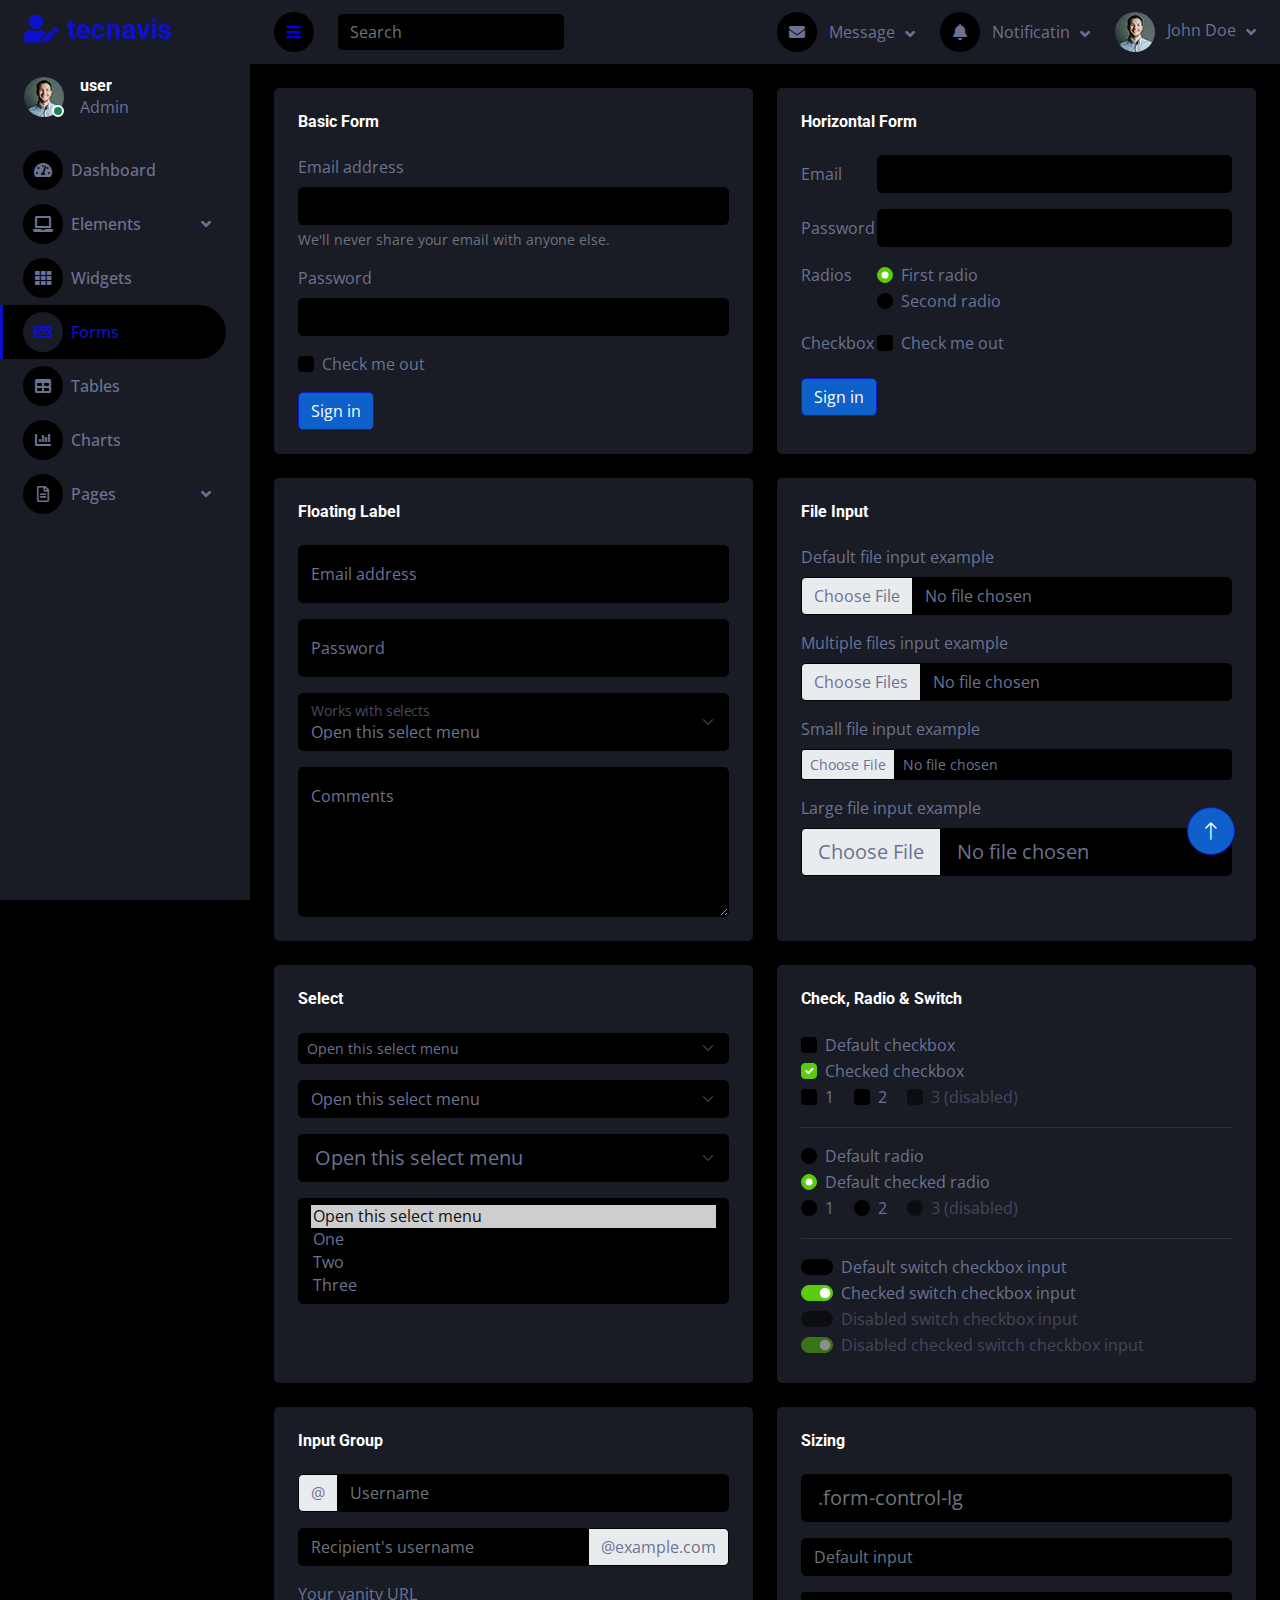
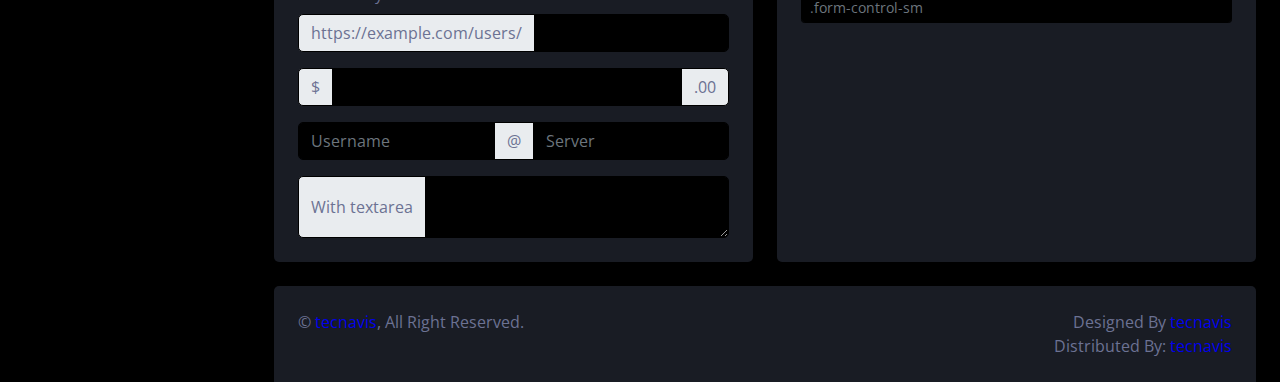
<file: form.html>
<!DOCTYPE html>
<html lang="en">

<head>
    <meta charset="utf-8">
    <title>tecnavis Dashboard</title>
    <meta content="width=device-width, initial-scale=1.0" name="viewport">
    <meta content="" name="keywords">
    <meta content="" name="description">

    <!-- Favicon -->
    <link href="img/favicon.ico" rel="icon">

    <!-- Google Web Fonts -->
    <link rel="preconnect" href="https://fonts.googleapis.com">
    <link rel="preconnect" href="https://fonts.gstatic.com" crossorigin>
    <link href="https://fonts.googleapis.com/css2?family=Open+Sans:wght@400;600&family=Roboto:wght@500;700&display=swap" rel="stylesheet"> 
    
    <!-- Icon Font Stylesheet -->
    <link href="https://cdnjs.cloudflare.com/ajax/libs/font-awesome/5.10.0/css/all.min.css" rel="stylesheet">
    <link href="https://cdn.jsdelivr.net/npm/bootstrap-icons@1.4.1/font/bootstrap-icons.css" rel="stylesheet">

    <!-- Libraries Stylesheet -->
    <link href="lib/owlcarousel/assets/owl.carousel.min.css" rel="stylesheet">
    <link href="lib/tempusdominus/css/tempusdominus-bootstrap-4.min.css" rel="stylesheet" />

    <!-- Customized Bootstrap Stylesheet -->
    <link href="css/bootstrap.min.css" rel="stylesheet">

    <!-- Template Stylesheet -->
    <link href="css/style.css" rel="stylesheet">
</head>

<body>
    <div class="container-fluid position-relative d-flex p-0">
        <!-- Spinner Start -->
        <div id="spinner" class="show bg-dark position-fixed translate-middle w-100 vh-100 top-50 start-50 d-flex align-items-center justify-content-center">
            <div class="spinner-border text-primary" style="width: 3rem; height: 3rem;" role="status">
                <span class="sr-only">Loading...</span>
            </div>
        </div>
        <!-- Spinner End -->


        <!-- Sidebar Start -->
        <div class="sidebar pe-4 pb-3">
            <nav class="navbar bg-secondary navbar-dark">
                <a href="index.html" class="navbar-brand mx-4 mb-3">
                    <h3 class="text-primary"><i class="fa fa-user-edit me-2"></i>tecnavis</h3>
                </a>
                <div class="d-flex align-items-center ms-4 mb-4">
                    <div class="position-relative">
                        <img class="rounded-circle" src="img/user.jpg" alt="" style="width: 40px; height: 40px;">
                        <div class="bg-success rounded-circle border border-2 border-white position-absolute end-0 bottom-0 p-1"></div>
                    </div>
                    <div class="ms-3">
                        <h6 class="mb-0">user</h6>
                        <span>Admin</span>
                    </div>
                </div>
                <div class="navbar-nav w-100">
                    <a href="index.html" class="nav-item nav-link"><i class="fa fa-tachometer-alt me-2"></i>Dashboard</a>
                    <div class="nav-item dropdown">
                        <a href="#" class="nav-link dropdown-toggle" data-bs-toggle="dropdown"><i class="fa fa-laptop me-2"></i>Elements</a>
                        <div class="dropdown-menu bg-transparent border-0">
                            <a href="button.html" class="dropdown-item">Buttons</a>
                            <a href="typography.html" class="dropdown-item">Typography</a>
                            <a href="element.html" class="dropdown-item">Other Elements</a>
                        </div>
                    </div>
                    <a href="widget.html" class="nav-item nav-link"><i class="fa fa-th me-2"></i>Widgets</a>
                    <a href="form.html" class="nav-item nav-link active"><i class="fa fa-keyboard me-2"></i>Forms</a>
                    <a href="table.html" class="nav-item nav-link"><i class="fa fa-table me-2"></i>Tables</a>
                    <a href="chart.html" class="nav-item nav-link"><i class="fa fa-chart-bar me-2"></i>Charts</a>
                    <div class="nav-item dropdown">
                        <a href="#" class="nav-link dropdown-toggle" data-bs-toggle="dropdown"><i class="far fa-file-alt me-2"></i>Pages</a>
                        <div class="dropdown-menu bg-transparent border-0">
                            <a href="signin.html" class="dropdown-item">Sign In</a>
                            <a href="signup.html" class="dropdown-item">Sign Up</a>
                            <a href="404.html" class="dropdown-item">404 Error</a>
                            <a href="blank.html" class="dropdown-item">Blank Page</a>
                        </div>
                    </div>
                </div>
            </nav>
        </div>
        <!-- Sidebar End -->


        <!-- Content Start -->
        <div class="content">
            <!-- Navbar Start -->
            <nav class="navbar navbar-expand bg-secondary navbar-dark sticky-top px-4 py-0">
                <a href="index.html" class="navbar-brand d-flex d-lg-none me-4">
                    <h2 class="text-primary mb-0"><i class="fa fa-user-edit"></i></h2>
                </a>
                <a href="#" class="sidebar-toggler flex-shrink-0">
                    <i class="fa fa-bars"></i>
                </a>
                <form class="d-none d-md-flex ms-4">
                    <input class="form-control bg-dark border-0" type="search" placeholder="Search">
                </form>
                <div class="navbar-nav align-items-center ms-auto">
                    <div class="nav-item dropdown">
                        <a href="#" class="nav-link dropdown-toggle" data-bs-toggle="dropdown">
                            <i class="fa fa-envelope me-lg-2"></i>
                            <span class="d-none d-lg-inline-flex">Message</span>
                        </a>
                        <div class="dropdown-menu dropdown-menu-end bg-secondary border-0 rounded-0 rounded-bottom m-0">
                            <a href="#" class="dropdown-item">
                                <div class="d-flex align-items-center">
                                    <img class="rounded-circle" src="img/user.jpg" alt="" style="width: 40px; height: 40px;">
                                    <div class="ms-2">
                                        <h6 class="fw-normal mb-0">Jhon send you a message</h6>
                                        <small>15 minutes ago</small>
                                    </div>
                                </div>
                            </a>
                            <hr class="dropdown-divider">
                            <a href="#" class="dropdown-item">
                                <div class="d-flex align-items-center">
                                    <img class="rounded-circle" src="img/user.jpg" alt="" style="width: 40px; height: 40px;">
                                    <div class="ms-2">
                                        <h6 class="fw-normal mb-0">Jhon send you a message</h6>
                                        <small>15 minutes ago</small>
                                    </div>
                                </div>
                            </a>
                            <hr class="dropdown-divider">
                            <a href="#" class="dropdown-item">
                                <div class="d-flex align-items-center">
                                    <img class="rounded-circle" src="img/user.jpg" alt="" style="width: 40px; height: 40px;">
                                    <div class="ms-2">
                                        <h6 class="fw-normal mb-0">Jhon send you a message</h6>
                                        <small>15 minutes ago</small>
                                    </div>
                                </div>
                            </a>
                            <hr class="dropdown-divider">
                            <a href="#" class="dropdown-item text-center">See all message</a>
                        </div>
                    </div>
                    <div class="nav-item dropdown">
                        <a href="#" class="nav-link dropdown-toggle" data-bs-toggle="dropdown">
                            <i class="fa fa-bell me-lg-2"></i>
                            <span class="d-none d-lg-inline-flex">Notificatin</span>
                        </a>
                        <div class="dropdown-menu dropdown-menu-end bg-secondary border-0 rounded-0 rounded-bottom m-0">
                            <a href="#" class="dropdown-item">
                                <h6 class="fw-normal mb-0">Profile updated</h6>
                                <small>15 minutes ago</small>
                            </a>
                            <hr class="dropdown-divider">
                            <a href="#" class="dropdown-item">
                                <h6 class="fw-normal mb-0">New user added</h6>
                                <small>15 minutes ago</small>
                            </a>
                            <hr class="dropdown-divider">
                            <a href="#" class="dropdown-item">
                                <h6 class="fw-normal mb-0">Password changed</h6>
                                <small>15 minutes ago</small>
                            </a>
                            <hr class="dropdown-divider">
                            <a href="#" class="dropdown-item text-center">See all notifications</a>
                        </div>
                    </div>
                    <div class="nav-item dropdown">
                        <a href="#" class="nav-link dropdown-toggle" data-bs-toggle="dropdown">
                            <img class="rounded-circle me-lg-2" src="img/user.jpg" alt="" style="width: 40px; height: 40px;">
                            <span class="d-none d-lg-inline-flex">John Doe</span>
                        </a>
                        <div class="dropdown-menu dropdown-menu-end bg-secondary border-0 rounded-0 rounded-bottom m-0">
                            <a href="#" class="dropdown-item">My Profile</a>
                            <a href="#" class="dropdown-item">Settings</a>
                            <a href="#" class="dropdown-item">Log Out</a>
                        </div>
                    </div>
                </div>
            </nav>
            <!-- Navbar End -->


            <!-- Form Start -->
            <div class="container-fluid pt-4 px-4">
                <div class="row g-4">
                    <div class="col-sm-12 col-xl-6">
                        <div class="bg-secondary rounded h-100 p-4">
                            <h6 class="mb-4">Basic Form</h6>
                            <form>
                                <div class="mb-3">
                                    <label for="exampleInputEmail1" class="form-label">Email address</label>
                                    <input type="email" class="form-control" id="exampleInputEmail1"
                                        aria-describedby="emailHelp">
                                    <div id="emailHelp" class="form-text">We'll never share your email with anyone else.
                                    </div>
                                </div>
                                <div class="mb-3">
                                    <label for="exampleInputPassword1" class="form-label">Password</label>
                                    <input type="password" class="form-control" id="exampleInputPassword1">
                                </div>
                                <div class="mb-3 form-check">
                                    <input type="checkbox" class="form-check-input" id="exampleCheck1">
                                    <label class="form-check-label" for="exampleCheck1">Check me out</label>
                                </div>
                                <button type="submit" class="btn btn-primary">Sign in</button>
                            </form>
                        </div>
                    </div>
                    <div class="col-sm-12 col-xl-6">
                        <div class="bg-secondary rounded h-100 p-4">
                            <h6 class="mb-4">Horizontal Form</h6>
                            <form>
                                <div class="row mb-3">
                                    <label for="inputEmail3" class="col-sm-2 col-form-label">Email</label>
                                    <div class="col-sm-10">
                                        <input type="email" class="form-control" id="inputEmail3">
                                    </div>
                                </div>
                                <div class="row mb-3">
                                    <label for="inputPassword3" class="col-sm-2 col-form-label">Password</label>
                                    <div class="col-sm-10">
                                        <input type="password" class="form-control" id="inputPassword3">
                                    </div>
                                </div>
                                <fieldset class="row mb-3">
                                    <legend class="col-form-label col-sm-2 pt-0">Radios</legend>
                                    <div class="col-sm-10">
                                        <div class="form-check">
                                            <input class="form-check-input" type="radio" name="gridRadios"
                                                id="gridRadios1" value="option1" checked>
                                            <label class="form-check-label" for="gridRadios1">
                                                First radio
                                            </label>
                                        </div>
                                        <div class="form-check">
                                            <input class="form-check-input" type="radio" name="gridRadios"
                                                id="gridRadios2" value="option2">
                                            <label class="form-check-label" for="gridRadios2">
                                                Second radio
                                            </label>
                                        </div>
                                    </div>
                                </fieldset>
                                <div class="row mb-3">
                                    <legend class="col-form-label col-sm-2 pt-0">Checkbox</legend>
                                    <div class="col-sm-10">
                                        <div class="form-check">
                                            <input class="form-check-input" type="checkbox" id="gridCheck1">
                                            <label class="form-check-label" for="gridCheck1">
                                                Check me out
                                            </label>
                                        </div>
                                    </div>
                                </div>
                                <button type="submit" class="btn btn-primary">Sign in</button>
                            </form>
                        </div>
                    </div>
                    <div class="col-sm-12 col-xl-6">
                        <div class="bg-secondary rounded h-100 p-4">
                            <h6 class="mb-4">Floating Label</h6>
                            <div class="form-floating mb-3">
                                <input type="email" class="form-control" id="floatingInput"
                                    placeholder="name@example.com">
                                <label for="floatingInput">Email address</label>
                            </div>
                            <div class="form-floating mb-3">
                                <input type="password" class="form-control" id="floatingPassword"
                                    placeholder="Password">
                                <label for="floatingPassword">Password</label>
                            </div>
                            <div class="form-floating mb-3">
                                <select class="form-select" id="floatingSelect"
                                    aria-label="Floating label select example">
                                    <option selected>Open this select menu</option>
                                    <option value="1">One</option>
                                    <option value="2">Two</option>
                                    <option value="3">Three</option>
                                </select>
                                <label for="floatingSelect">Works with selects</label>
                            </div>
                            <div class="form-floating">
                                <textarea class="form-control" placeholder="Leave a comment here"
                                    id="floatingTextarea" style="height: 150px;"></textarea>
                                <label for="floatingTextarea">Comments</label>
                            </div>
                        </div>
                    </div>
                    <div class="col-sm-12 col-xl-6">
                        <div class="bg-secondary rounded h-100 p-4">
                            <h6 class="mb-4">File Input</h6>
                            <div class="mb-3">
                                <label for="formFile" class="form-label">Default file input example</label>
                                <input class="form-control bg-dark" type="file" id="formFile">
                            </div>
                            <div class="mb-3">
                                <label for="formFileMultiple" class="form-label">Multiple files input example</label>
                                <input class="form-control bg-dark" type="file" id="formFileMultiple" multiple>
                            </div>
                            <div class="mb-3">
                                <label for="formFileSm" class="form-label">Small file input example</label>
                                <input class="form-control form-control-sm bg-dark" id="formFileSm" type="file">
                            </div>
                            <div>
                                <label for="formFileLg" class="form-label">Large file input example</label>
                                <input class="form-control form-control-lg bg-dark" id="formFileLg" type="file">
                            </div>
                        </div>
                    </div>
                    <div class="col-sm-12 col-xl-6">
                        <div class="bg-secondary rounded h-100 p-4">
                            <h6 class="mb-4">Select</h6>
                            <select class="form-select form-select-sm mb-3" aria-label=".form-select-sm example">
                                <option selected>Open this select menu</option>
                                <option value="1">One</option>
                                <option value="2">Two</option>
                                <option value="3">Three</option>
                            </select>
                            <select class="form-select mb-3" aria-label="Default select example">
                                <option selected>Open this select menu</option>
                                <option value="1">One</option>
                                <option value="2">Two</option>
                                <option value="3">Three</option>
                            </select>
                            <select class="form-select form-select-lg mb-3" aria-label=".form-select-lg example">
                                <option selected>Open this select menu</option>
                                <option value="1">One</option>
                                <option value="2">Two</option>
                                <option value="3">Three</option>
                            </select>
                            <select class="form-select" multiple aria-label="multiple select example">
                                <option selected>Open this select menu</option>
                                <option value="1">One</option>
                                <option value="2">Two</option>
                                <option value="3">Three</option>
                            </select>
                        </div>
                    </div>
                    <div class="col-sm-12 col-xl-6">
                        <div class="bg-secondary rounded h-100 p-4">
                            <h6 class="mb-4">Check, Radio & Switch</h6>
                            <div class="form-check">
                                <input class="form-check-input" type="checkbox" value="" id="flexCheckDefault">
                                <label class="form-check-label" for="flexCheckDefault">
                                    Default checkbox
                                </label>
                            </div>
                            <div class="form-check">
                                <input class="form-check-input" type="checkbox" value="" id="flexCheckChecked" checked>
                                <label class="form-check-label" for="flexCheckChecked">
                                    Checked checkbox
                                </label>
                            </div>
                            <div class="form-check form-check-inline">
                                <input class="form-check-input" type="checkbox" id="inlineCheckbox1" value="option1">
                                <label class="form-check-label" for="inlineCheckbox1">1</label>
                            </div>
                            <div class="form-check form-check-inline">
                                <input class="form-check-input" type="checkbox" id="inlineCheckbox2" value="option2">
                                <label class="form-check-label" for="inlineCheckbox2">2</label>
                            </div>
                            <div class="form-check form-check-inline">
                                <input class="form-check-input" type="checkbox" id="inlineCheckbox3" value="option3"
                                    disabled>
                                <label class="form-check-label" for="inlineCheckbox3">3 (disabled)</label>
                            </div>
                            <hr>
                            <div class="form-check">
                                <input class="form-check-input" type="radio" name="flexRadioDefault"
                                    id="flexRadioDefault1">
                                <label class="form-check-label" for="flexRadioDefault1">
                                    Default radio
                                </label>
                            </div>
                            <div class="form-check">
                                <input class="form-check-input" type="radio" name="flexRadioDefault"
                                    id="flexRadioDefault2" checked>
                                <label class="form-check-label" for="flexRadioDefault2">
                                    Default checked radio
                                </label>
                            </div>
                            <div class="form-check form-check-inline">
                                <input class="form-check-input" type="radio" name="inlineRadioOptions" id="inlineRadio1"
                                    value="option1">
                                <label class="form-check-label" for="inlineRadio1">1</label>
                            </div>
                            <div class="form-check form-check-inline">
                                <input class="form-check-input" type="radio" name="inlineRadioOptions" id="inlineRadio2"
                                    value="option2">
                                <label class="form-check-label" for="inlineRadio2">2</label>
                            </div>
                            <div class="form-check form-check-inline">
                                <input class="form-check-input" type="radio" name="inlineRadioOptions" id="inlineRadio3"
                                    value="option3" disabled>
                                <label class="form-check-label" for="inlineRadio3">3 (disabled)</label>
                            </div>
                            <hr>
                            <div class="form-check form-switch">
                                <input class="form-check-input" type="checkbox" role="switch"
                                    id="flexSwitchCheckDefault">
                                <label class="form-check-label" for="flexSwitchCheckDefault">Default switch checkbox
                                    input</label>
                            </div>
                            <div class="form-check form-switch">
                                <input class="form-check-input" type="checkbox" role="switch"
                                    id="flexSwitchCheckChecked" checked>
                                <label class="form-check-label" for="flexSwitchCheckChecked">Checked switch checkbox
                                    input</label>
                            </div>
                            <div class="form-check form-switch">
                                <input class="form-check-input" type="checkbox" role="switch"
                                    id="flexSwitchCheckDisabled" disabled>
                                <label class="form-check-label" for="flexSwitchCheckDisabled">Disabled switch checkbox
                                    input</label>
                            </div>
                            <div class="form-check form-switch">
                                <input class="form-check-input" type="checkbox" role="switch"
                                    id="flexSwitchCheckCheckedDisabled" checked disabled>
                                <label class="form-check-label" for="flexSwitchCheckCheckedDisabled">Disabled checked
                                    switch checkbox input</label>
                            </div>
                        </div>
                    </div>
                    <div class="col-sm-12 col-xl-6">
                        <div class="bg-secondary rounded h-100 p-4">
                            <h6 class="mb-4">Input Group</h6>
                            <div class="input-group mb-3">
                                <span class="input-group-text" id="basic-addon1">@</span>
                                <input type="text" class="form-control" placeholder="Username" aria-label="Username"
                                    aria-describedby="basic-addon1">
                            </div>
                            <div class="input-group mb-3">
                                <input type="text" class="form-control" placeholder="Recipient's username"
                                    aria-label="Recipient's username" aria-describedby="basic-addon2">
                                <span class="input-group-text" id="basic-addon2">@example.com</span>
                            </div>
                            <label for="basic-url" class="form-label">Your vanity URL</label>
                            <div class="input-group mb-3">
                                <span class="input-group-text" id="basic-addon3">https://example.com/users/</span>
                                <input type="text" class="form-control" id="basic-url" aria-describedby="basic-addon3">
                            </div>
                            <div class="input-group mb-3">
                                <span class="input-group-text">$</span>
                                <input type="text" class="form-control" aria-label="Amount (to the nearest dollar)">
                                <span class="input-group-text">.00</span>
                            </div>
                            <div class="input-group mb-3">
                                <input type="text" class="form-control" placeholder="Username" aria-label="Username">
                                <span class="input-group-text">@</span>
                                <input type="text" class="form-control" placeholder="Server" aria-label="Server">
                            </div>
                            <div class="input-group">
                                <span class="input-group-text">With textarea</span>
                                <textarea class="form-control" aria-label="With textarea"></textarea>
                            </div>
                        </div>
                    </div>
                    <div class="col-sm-12 col-xl-6">
                        <div class="bg-secondary rounded h-100 p-4">
                            <h6 class="mb-4">Sizing</h6>
                            <input class="form-control form-control-lg mb-3" type="text" placeholder=".form-control-lg"
                                aria-label=".form-control-lg example">
                            <input class="form-control mb-3" type="text" placeholder="Default input"
                                aria-label="default input example">
                            <input class="form-control form-control-sm" type="text" placeholder=".form-control-sm"
                                aria-label=".form-control-sm example">
                        </div>
                    </div>
                </div>
            </div>
            <!-- Form End -->


            <!-- Footer Start -->
            <div class="container-fluid pt-4 px-4">
                <div class="bg-secondary rounded-top p-4">
                    <div class="row">
                        <div class="col-12 col-sm-6 text-center text-sm-start">
                            &copy; <a href="#">tecnavis</a>, All Right Reserved. 
                        </div>
                        <div class="col-12 col-sm-6 text-center text-sm-end">
                            <!--/*** This template is free as long as you keep the footer author’s credit link/attribution link/backlink. If you'd like to use the template without the footer author’s credit link/attribution link/backlink, you can purchase the Credit Removal License from "https://tecnavis.com/credit-removal". Thank you for your support. ***/-->
                            Designed By <a href="https://tecnavis.com">tecnavis</a>
                            <br>Distributed By: <a href="https://tecnavis.com" target="_blank">tecnavis</a>
                        </div>
                    </div>
                </div>
            </div>
            <!-- Footer End -->
        </div>
        <!-- Content End -->


        <!-- Back to Top -->
        <a href="#" class="btn btn-lg btn-primary btn-lg-square back-to-top"><i class="bi bi-arrow-up"></i></a>
    </div>

    <!-- JavaScript Libraries -->
    <script src="https://code.jquery.com/jquery-3.4.1.min.js"></script>
    <script src="https://cdn.jsdelivr.net/npm/bootstrap@5.0.0/dist/js/bootstrap.bundle.min.js"></script>
    <script src="lib/chart/chart.min.js"></script>
    <script src="lib/easing/easing.min.js"></script>
    <script src="lib/waypoints/waypoints.min.js"></script>
    <script src="lib/owlcarousel/owl.carousel.min.js"></script>
    <script src="lib/tempusdominus/js/moment.min.js"></script>
    <script src="lib/tempusdominus/js/moment-timezone.min.js"></script>
    <script src="lib/tempusdominus/js/tempusdominus-bootstrap-4.min.js"></script>

    <!-- Template Javascript -->
    <script src="js/main.js"></script>
</body>

</html>
</file>
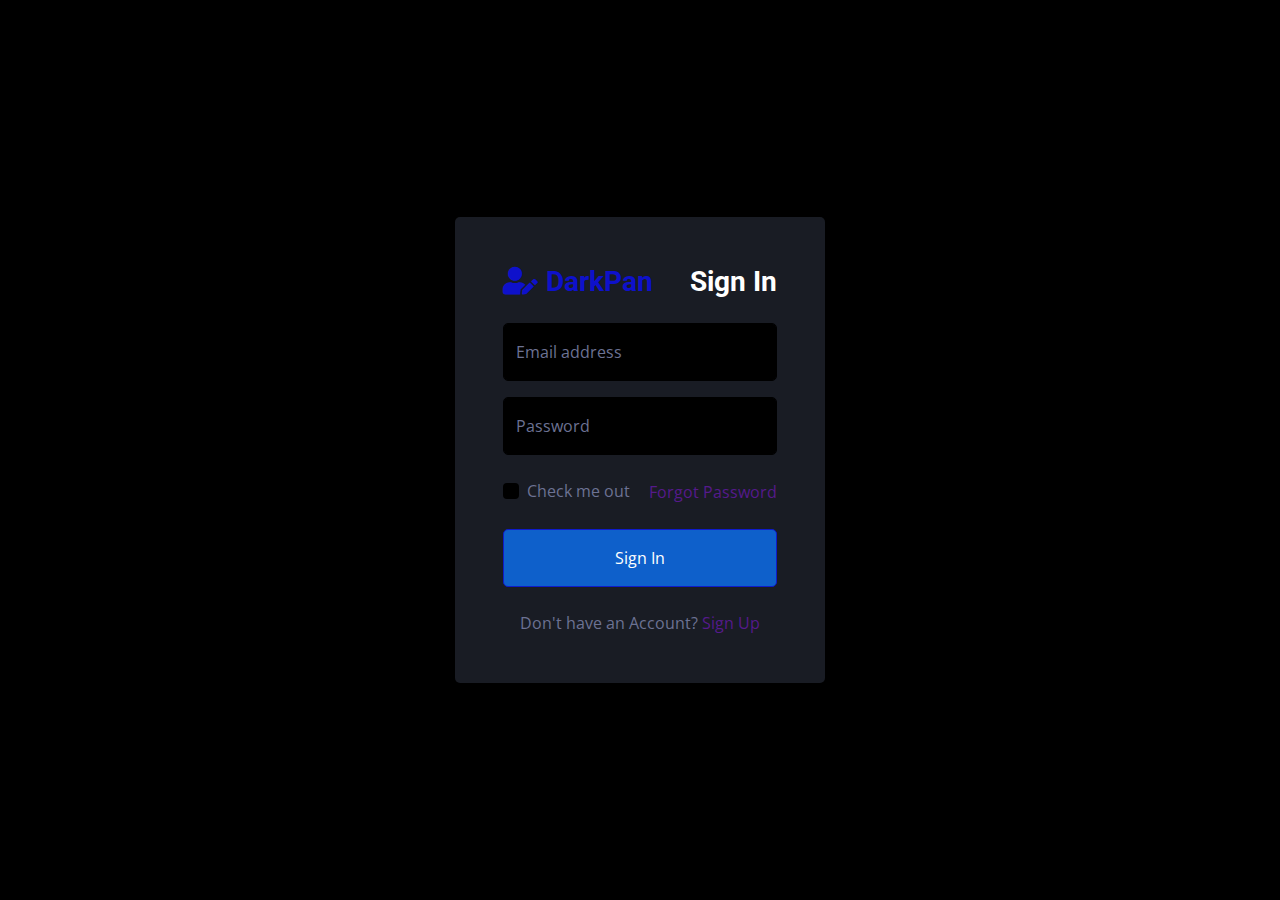
<file: signin.html>
<!DOCTYPE html>
<html lang="en">

<head>
    <meta charset="utf-8">
    <title>tecnavis Dashboard</title>
    <meta content="width=device-width, initial-scale=1.0" name="viewport">
    <meta content="" name="keywords">
    <meta content="" name="description">

    <!-- Favicon -->
    <link href="img/favicon.ico" rel="icon">

    <!-- Google Web Fonts -->
    <link rel="preconnect" href="https://fonts.googleapis.com">
    <link rel="preconnect" href="https://fonts.gstatic.com" crossorigin>
    <link href="https://fonts.googleapis.com/css2?family=Open+Sans:wght@400;600&family=Roboto:wght@500;700&display=swap" rel="stylesheet"> 
    
    <!-- Icon Font Stylesheet -->
    <link href="https://cdnjs.cloudflare.com/ajax/libs/font-awesome/5.10.0/css/all.min.css" rel="stylesheet">
    <link href="https://cdn.jsdelivr.net/npm/bootstrap-icons@1.4.1/font/bootstrap-icons.css" rel="stylesheet">

    <!-- Libraries Stylesheet -->
    <link href="lib/owlcarousel/assets/owl.carousel.min.css" rel="stylesheet">
    <link href="lib/tempusdominus/css/tempusdominus-bootstrap-4.min.css" rel="stylesheet" />

    <!-- Customized Bootstrap Stylesheet -->
    <link href="css/bootstrap.min.css" rel="stylesheet">

    <!-- Template Stylesheet -->
    <link href="css/style.css" rel="stylesheet">
</head>

<body>
    <div class="container-fluid position-relative d-flex p-0">
        <!-- Spinner Start -->
        <div id="spinner" class="show bg-dark position-fixed translate-middle w-100 vh-100 top-50 start-50 d-flex align-items-center justify-content-center">
            <div class="spinner-border text-primary" style="width: 3rem; height: 3rem;" role="status">
                <span class="sr-only">Loading...</span>
            </div>
        </div>
        <!-- Spinner End -->


        <!-- Sign In Start -->
        <div class="container-fluid">
            <div class="row h-100 align-items-center justify-content-center" style="min-height: 100vh;">
                <div class="col-12 col-sm-8 col-md-6 col-lg-5 col-xl-4">
                    <div class="bg-secondary rounded p-4 p-sm-5 my-4 mx-3">
                        <div class="d-flex align-items-center justify-content-between mb-3">
                            <a href="index.html" class="">
                                <h3 class="text-primary"><i class="fa fa-user-edit me-2"></i>DarkPan</h3>
                            </a>
                            <h3>Sign In</h3>
                        </div>
                        <div class="form-floating mb-3">
                            <input type="email" class="form-control" id="floatingInput" placeholder="name@example.com">
                            <label for="floatingInput">Email address</label>
                        </div>
                        <div class="form-floating mb-4">
                            <input type="password" class="form-control" id="floatingPassword" placeholder="Password">
                            <label for="floatingPassword">Password</label>
                        </div>
                        <div class="d-flex align-items-center justify-content-between mb-4">
                            <div class="form-check">
                                <input type="checkbox" class="form-check-input" id="exampleCheck1">
                                <label class="form-check-label" for="exampleCheck1">Check me out</label>
                            </div>
                            <a href="">Forgot Password</a>
                        </div>
                        <button type="submit" class="btn btn-primary py-3 w-100 mb-4">Sign In</button>
                        <p class="text-center mb-0">Don't have an Account? <a href="">Sign Up</a></p>
                    </div>
                </div>
            </div>
        </div>
        <!-- Sign In End -->
    </div>

    <!-- JavaScript Libraries -->
    <script src="https://code.jquery.com/jquery-3.4.1.min.js"></script>
    <script src="https://cdn.jsdelivr.net/npm/bootstrap@5.0.0/dist/js/bootstrap.bundle.min.js"></script>
    <script src="lib/chart/chart.min.js"></script>
    <script src="lib/easing/easing.min.js"></script>
    <script src="lib/waypoints/waypoints.min.js"></script>
    <script src="lib/owlcarousel/owl.carousel.min.js"></script>
    <script src="lib/tempusdominus/js/moment.min.js"></script>
    <script src="lib/tempusdominus/js/moment-timezone.min.js"></script>
    <script src="lib/tempusdominus/js/tempusdominus-bootstrap-4.min.js"></script>

    <!-- Template Javascript -->
    <script src="js/main.js"></script>
</body>

</html>
</file>
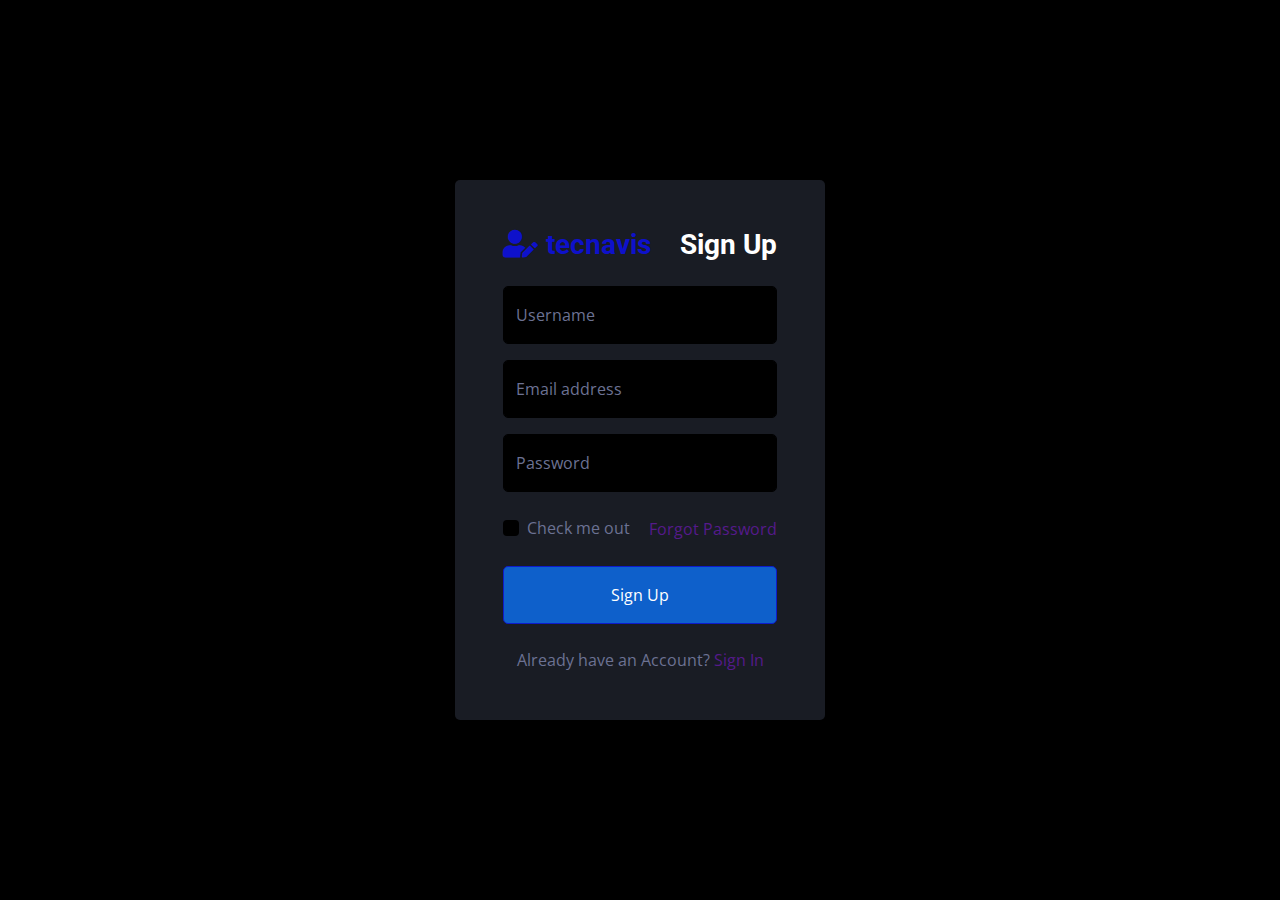
<file: signup.html>
<!DOCTYPE html>
<html lang="en">

<head>
    <meta charset="utf-8">
    <title>tecnavis Dashboard</title>
    <meta content="width=device-width, initial-scale=1.0" name="viewport">
    <meta content="" name="keywords">
    <meta content="" name="description">

    <!-- Favicon -->
    <link href="img/favicon.ico" rel="icon">

    <!-- Google Web Fonts -->
    <link rel="preconnect" href="https://fonts.googleapis.com">
    <link rel="preconnect" href="https://fonts.gstatic.com" crossorigin>
    <link href="https://fonts.googleapis.com/css2?family=Open+Sans:wght@400;600&family=Roboto:wght@500;700&display=swap" rel="stylesheet"> 
    
    <!-- Icon Font Stylesheet -->
    <link href="https://cdnjs.cloudflare.com/ajax/libs/font-awesome/5.10.0/css/all.min.css" rel="stylesheet">
    <link href="https://cdn.jsdelivr.net/npm/bootstrap-icons@1.4.1/font/bootstrap-icons.css" rel="stylesheet">

    <!-- Libraries Stylesheet -->
    <link href="lib/owlcarousel/assets/owl.carousel.min.css" rel="stylesheet">
    <link href="lib/tempusdominus/css/tempusdominus-bootstrap-4.min.css" rel="stylesheet" />

    <!-- Customized Bootstrap Stylesheet -->
    <link href="css/bootstrap.min.css" rel="stylesheet">

    <!-- Template Stylesheet -->
    <link href="css/style.css" rel="stylesheet">
</head>

<body>
    <div class="container-fluid position-relative d-flex p-0">
        <!-- Spinner Start -->
        <div id="spinner" class="show bg-dark position-fixed translate-middle w-100 vh-100 top-50 start-50 d-flex align-items-center justify-content-center">
            <div class="spinner-border text-primary" style="width: 3rem; height: 3rem;" role="status">
                <span class="sr-only">Loading...</span>
            </div>
        </div>
        <!-- Spinner End -->


        <!-- Sign Up Start -->
        <div class="container-fluid">
            <div class="row h-100 align-items-center justify-content-center" style="min-height: 100vh;">
                <div class="col-12 col-sm-8 col-md-6 col-lg-5 col-xl-4">
                    <div class="bg-secondary rounded p-4 p-sm-5 my-4 mx-3">
                        <div class="d-flex align-items-center justify-content-between mb-3">
                            <a href="index.html" class="">
                                <h3 class="text-primary"><i class="fa fa-user-edit me-2"></i>tecnavis</h3>
                            </a>
                            <h3>Sign Up</h3>
                        </div>
                        <div class="form-floating mb-3">
                            <input type="text" class="form-control" id="floatingText" placeholder="jhondoe">
                            <label for="floatingText">Username</label>
                        </div>
                        <div class="form-floating mb-3">
                            <input type="email" class="form-control" id="floatingInput" placeholder="name@example.com">
                            <label for="floatingInput">Email address</label>
                        </div>
                        <div class="form-floating mb-4">
                            <input type="password" class="form-control" id="floatingPassword" placeholder="Password">
                            <label for="floatingPassword">Password</label>
                        </div>
                        <div class="d-flex align-items-center justify-content-between mb-4">
                            <div class="form-check">
                                <input type="checkbox" class="form-check-input" id="exampleCheck1">
                                <label class="form-check-label" for="exampleCheck1">Check me out</label>
                            </div>
                            <a href="">Forgot Password</a>
                        </div>
                        <button type="submit" class="btn btn-primary py-3 w-100 mb-4">Sign Up</button>
                        <p class="text-center mb-0">Already have an Account? <a href="">Sign In</a></p>
                    </div>
                </div>
            </div>
        </div>
        <!-- Sign Up End -->
    </div>

    <!-- JavaScript Libraries -->
    <script src="https://code.jquery.com/jquery-3.4.1.min.js"></script>
    <script src="https://cdn.jsdelivr.net/npm/bootstrap@5.0.0/dist/js/bootstrap.bundle.min.js"></script>
    <script src="lib/chart/chart.min.js"></script>
    <script src="lib/easing/easing.min.js"></script>
    <script src="lib/waypoints/waypoints.min.js"></script>
    <script src="lib/owlcarousel/owl.carousel.min.js"></script>
    <script src="lib/tempusdominus/js/moment.min.js"></script>
    <script src="lib/tempusdominus/js/moment-timezone.min.js"></script>
    <script src="lib/tempusdominus/js/tempusdominus-bootstrap-4.min.js"></script>

    <!-- Template Javascript -->
    <script src="js/main.js"></script>
</body>

</html>
</file>
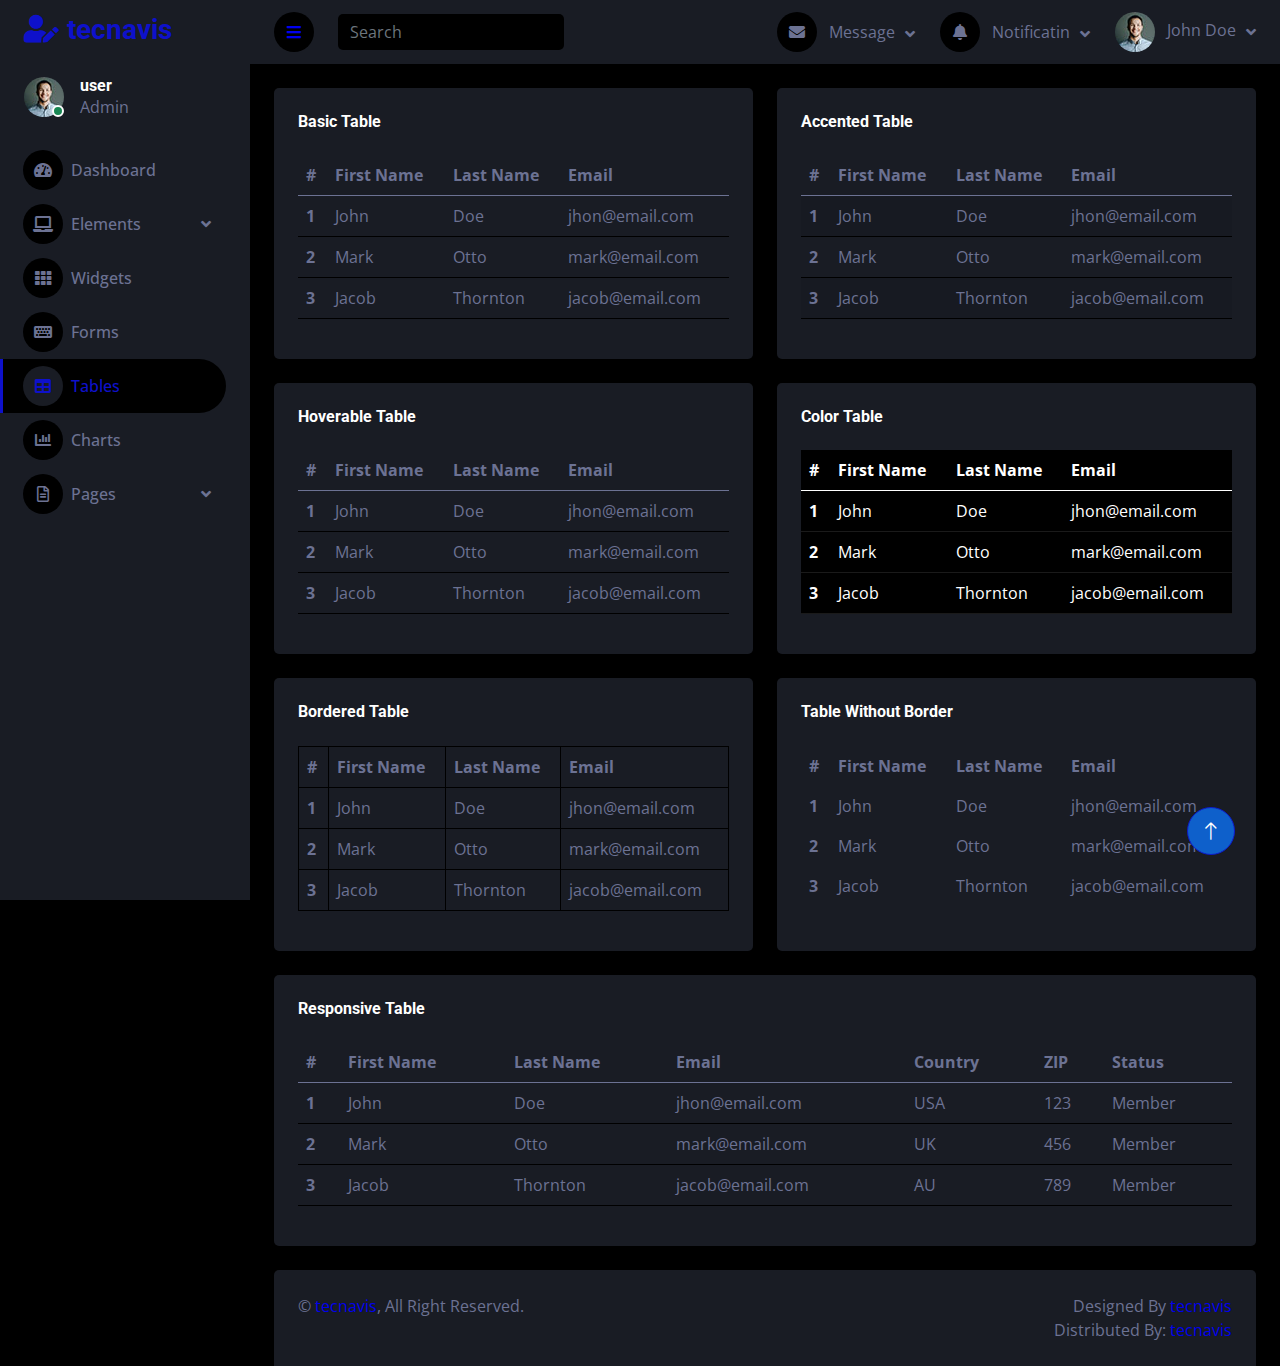
<file: table.html>
<!DOCTYPE html>
<html lang="en">

<head>
    <meta charset="utf-8">
    <title>tecnavis Dashboard</title>
    <meta content="width=device-width, initial-scale=1.0" name="viewport">
    <meta content="" name="keywords">
    <meta content="" name="description">

    <!-- Favicon -->
    <link href="img/favicon.ico" rel="icon">

    <!-- Google Web Fonts -->
    <link rel="preconnect" href="https://fonts.googleapis.com">
    <link rel="preconnect" href="https://fonts.gstatic.com" crossorigin>
    <link href="https://fonts.googleapis.com/css2?family=Open+Sans:wght@400;600&family=Roboto:wght@500;700&display=swap" rel="stylesheet"> 
    
    <!-- Icon Font Stylesheet -->
    <link href="https://cdnjs.cloudflare.com/ajax/libs/font-awesome/5.10.0/css/all.min.css" rel="stylesheet">
    <link href="https://cdn.jsdelivr.net/npm/bootstrap-icons@1.4.1/font/bootstrap-icons.css" rel="stylesheet">

    <!-- Libraries Stylesheet -->
    <link href="lib/owlcarousel/assets/owl.carousel.min.css" rel="stylesheet">
    <link href="lib/tempusdominus/css/tempusdominus-bootstrap-4.min.css" rel="stylesheet" />

    <!-- Customized Bootstrap Stylesheet -->
    <link href="css/bootstrap.min.css" rel="stylesheet">

    <!-- Template Stylesheet -->
    <link href="css/style.css" rel="stylesheet">
</head>

<body>
    <div class="container-fluid position-relative d-flex p-0">
        <!-- Spinner Start -->
        <div id="spinner" class="show bg-dark position-fixed translate-middle w-100 vh-100 top-50 start-50 d-flex align-items-center justify-content-center">
            <div class="spinner-border text-primary" style="width: 3rem; height: 3rem;" role="status">
                <span class="sr-only">Loading...</span>
            </div>
        </div>
        <!-- Spinner End -->


        <!-- Sidebar Start -->
        <div class="sidebar pe-4 pb-3">
            <nav class="navbar bg-secondary navbar-dark">
                <a href="index.html" class="navbar-brand mx-4 mb-3">
                    <h3 class="text-primary"><i class="fa fa-user-edit me-2"></i>tecnavis</h3>
                </a>
                <div class="d-flex align-items-center ms-4 mb-4">
                    <div class="position-relative">
                        <img class="rounded-circle" src="img/user.jpg" alt="" style="width: 40px; height: 40px;">
                        <div class="bg-success rounded-circle border border-2 border-white position-absolute end-0 bottom-0 p-1"></div>
                    </div>
                    <div class="ms-3">
                        <h6 class="mb-0">user</h6>
                        <span>Admin</span>
                    </div>
                </div>
                <div class="navbar-nav w-100">
                    <a href="index.html" class="nav-item nav-link"><i class="fa fa-tachometer-alt me-2"></i>Dashboard</a>
                    <div class="nav-item dropdown">
                        <a href="#" class="nav-link dropdown-toggle" data-bs-toggle="dropdown"><i class="fa fa-laptop me-2"></i>Elements</a>
                        <div class="dropdown-menu bg-transparent border-0">
                            <a href="button.html" class="dropdown-item">Buttons</a>
                            <a href="typography.html" class="dropdown-item">Typography</a>
                            <a href="element.html" class="dropdown-item">Other Elements</a>
                        </div>
                    </div>
                    <a href="widget.html" class="nav-item nav-link"><i class="fa fa-th me-2"></i>Widgets</a>
                    <a href="form.html" class="nav-item nav-link"><i class="fa fa-keyboard me-2"></i>Forms</a>
                    <a href="table.html" class="nav-item nav-link active"><i class="fa fa-table me-2"></i>Tables</a>
                    <a href="chart.html" class="nav-item nav-link"><i class="fa fa-chart-bar me-2"></i>Charts</a>
                    <div class="nav-item dropdown">
                        <a href="#" class="nav-link dropdown-toggle" data-bs-toggle="dropdown"><i class="far fa-file-alt me-2"></i>Pages</a>
                        <div class="dropdown-menu bg-transparent border-0">
                            <a href="signin.html" class="dropdown-item">Sign In</a>
                            <a href="signup.html" class="dropdown-item">Sign Up</a>
                            <a href="404.html" class="dropdown-item">404 Error</a>
                            <a href="blank.html" class="dropdown-item">Blank Page</a>
                        </div>
                    </div>
                </div>
            </nav>
        </div>
        <!-- Sidebar End -->


        <!-- Content Start -->
        <div class="content">
            <!-- Navbar Start -->
            <nav class="navbar navbar-expand bg-secondary navbar-dark sticky-top px-4 py-0">
                <a href="index.html" class="navbar-brand d-flex d-lg-none me-4">
                    <h2 class="text-primary mb-0"><i class="fa fa-user-edit"></i></h2>
                </a>
                <a href="#" class="sidebar-toggler flex-shrink-0">
                    <i class="fa fa-bars"></i>
                </a>
                <form class="d-none d-md-flex ms-4">
                    <input class="form-control bg-dark border-0" type="search" placeholder="Search">
                </form>
                <div class="navbar-nav align-items-center ms-auto">
                    <div class="nav-item dropdown">
                        <a href="#" class="nav-link dropdown-toggle" data-bs-toggle="dropdown">
                            <i class="fa fa-envelope me-lg-2"></i>
                            <span class="d-none d-lg-inline-flex">Message</span>
                        </a>
                        <div class="dropdown-menu dropdown-menu-end bg-secondary border-0 rounded-0 rounded-bottom m-0">
                            <a href="#" class="dropdown-item">
                                <div class="d-flex align-items-center">
                                    <img class="rounded-circle" src="img/user.jpg" alt="" style="width: 40px; height: 40px;">
                                    <div class="ms-2">
                                        <h6 class="fw-normal mb-0">Jhon send you a message</h6>
                                        <small>15 minutes ago</small>
                                    </div>
                                </div>
                            </a>
                            <hr class="dropdown-divider">
                            <a href="#" class="dropdown-item">
                                <div class="d-flex align-items-center">
                                    <img class="rounded-circle" src="img/user.jpg" alt="" style="width: 40px; height: 40px;">
                                    <div class="ms-2">
                                        <h6 class="fw-normal mb-0">Jhon send you a message</h6>
                                        <small>15 minutes ago</small>
                                    </div>
                                </div>
                            </a>
                            <hr class="dropdown-divider">
                            <a href="#" class="dropdown-item">
                                <div class="d-flex align-items-center">
                                    <img class="rounded-circle" src="img/user.jpg" alt="" style="width: 40px; height: 40px;">
                                    <div class="ms-2">
                                        <h6 class="fw-normal mb-0">Jhon send you a message</h6>
                                        <small>15 minutes ago</small>
                                    </div>
                                </div>
                            </a>
                            <hr class="dropdown-divider">
                            <a href="#" class="dropdown-item text-center">See all message</a>
                        </div>
                    </div>
                    <div class="nav-item dropdown">
                        <a href="#" class="nav-link dropdown-toggle" data-bs-toggle="dropdown">
                            <i class="fa fa-bell me-lg-2"></i>
                            <span class="d-none d-lg-inline-flex">Notificatin</span>
                        </a>
                        <div class="dropdown-menu dropdown-menu-end bg-secondary border-0 rounded-0 rounded-bottom m-0">
                            <a href="#" class="dropdown-item">
                                <h6 class="fw-normal mb-0">Profile updated</h6>
                                <small>15 minutes ago</small>
                            </a>
                            <hr class="dropdown-divider">
                            <a href="#" class="dropdown-item">
                                <h6 class="fw-normal mb-0">New user added</h6>
                                <small>15 minutes ago</small>
                            </a>
                            <hr class="dropdown-divider">
                            <a href="#" class="dropdown-item">
                                <h6 class="fw-normal mb-0">Password changed</h6>
                                <small>15 minutes ago</small>
                            </a>
                            <hr class="dropdown-divider">
                            <a href="#" class="dropdown-item text-center">See all notifications</a>
                        </div>
                    </div>
                    <div class="nav-item dropdown">
                        <a href="#" class="nav-link dropdown-toggle" data-bs-toggle="dropdown">
                            <img class="rounded-circle me-lg-2" src="img/user.jpg" alt="" style="width: 40px; height: 40px;">
                            <span class="d-none d-lg-inline-flex">John Doe</span>
                        </a>
                        <div class="dropdown-menu dropdown-menu-end bg-secondary border-0 rounded-0 rounded-bottom m-0">
                            <a href="#" class="dropdown-item">My Profile</a>
                            <a href="#" class="dropdown-item">Settings</a>
                            <a href="#" class="dropdown-item">Log Out</a>
                        </div>
                    </div>
                </div>
            </nav>
            <!-- Navbar End -->


            <!-- Table Start -->
            <div class="container-fluid pt-4 px-4">
                <div class="row g-4">
                    <div class="col-sm-12 col-xl-6">
                        <div class="bg-secondary rounded h-100 p-4">
                            <h6 class="mb-4">Basic Table</h6>
                            <table class="table">
                                <thead>
                                    <tr>
                                        <th scope="col">#</th>
                                        <th scope="col">First Name</th>
                                        <th scope="col">Last Name</th>
                                        <th scope="col">Email</th>
                                    </tr>
                                </thead>
                                <tbody>
                                    <tr>
                                        <th scope="row">1</th>
                                        <td>John</td>
                                        <td>Doe</td>
                                        <td>jhon@email.com</td>
                                    </tr>
                                    <tr>
                                        <th scope="row">2</th>
                                        <td>Mark</td>
                                        <td>Otto</td>
                                        <td>mark@email.com</td>
                                    </tr>
                                    <tr>
                                        <th scope="row">3</th>
                                        <td>Jacob</td>
                                        <td>Thornton</td>
                                        <td>jacob@email.com</td>
                                    </tr>
                                </tbody>
                            </table>
                        </div>
                    </div>
                    <div class="col-sm-12 col-xl-6">
                        <div class="bg-secondary rounded h-100 p-4">
                            <h6 class="mb-4">Accented Table</h6>
                            <table class="table table-striped">
                                <thead>
                                    <tr>
                                        <th scope="col">#</th>
                                        <th scope="col">First Name</th>
                                        <th scope="col">Last Name</th>
                                        <th scope="col">Email</th>
                                    </tr>
                                </thead>
                                <tbody>
                                    <tr>
                                        <th scope="row">1</th>
                                        <td>John</td>
                                        <td>Doe</td>
                                        <td>jhon@email.com</td>
                                    </tr>
                                    <tr>
                                        <th scope="row">2</th>
                                        <td>Mark</td>
                                        <td>Otto</td>
                                        <td>mark@email.com</td>
                                    </tr>
                                    <tr>
                                        <th scope="row">3</th>
                                        <td>Jacob</td>
                                        <td>Thornton</td>
                                        <td>jacob@email.com</td>
                                    </tr>
                                </tbody>
                            </table>
                        </div>
                    </div>
                    <div class="col-sm-12 col-xl-6">
                        <div class="bg-secondary rounded h-100 p-4">
                            <h6 class="mb-4">Hoverable Table</h6>
                            <table class="table table-hover">
                                <thead>
                                    <tr>
                                        <th scope="col">#</th>
                                        <th scope="col">First Name</th>
                                        <th scope="col">Last Name</th>
                                        <th scope="col">Email</th>
                                    </tr>
                                </thead>
                                <tbody>
                                    <tr>
                                        <th scope="row">1</th>
                                        <td>John</td>
                                        <td>Doe</td>
                                        <td>jhon@email.com</td>
                                    </tr>
                                    <tr>
                                        <th scope="row">2</th>
                                        <td>Mark</td>
                                        <td>Otto</td>
                                        <td>mark@email.com</td>
                                    </tr>
                                    <tr>
                                        <th scope="row">3</th>
                                        <td>Jacob</td>
                                        <td>Thornton</td>
                                        <td>jacob@email.com</td>
                                    </tr>
                                </tbody>
                            </table>
                        </div>
                    </div>
                    <div class="col-sm-12 col-xl-6">
                        <div class="bg-secondary rounded h-100 p-4">
                            <h6 class="mb-4">Color Table</h6>
                            <table class="table table-dark">
                                <thead>
                                    <tr>
                                        <th scope="col">#</th>
                                        <th scope="col">First Name</th>
                                        <th scope="col">Last Name</th>
                                        <th scope="col">Email</th>
                                    </tr>
                                </thead>
                                <tbody>
                                    <tr>
                                        <th scope="row">1</th>
                                        <td>John</td>
                                        <td>Doe</td>
                                        <td>jhon@email.com</td>
                                    </tr>
                                    <tr>
                                        <th scope="row">2</th>
                                        <td>Mark</td>
                                        <td>Otto</td>
                                        <td>mark@email.com</td>
                                    </tr>
                                    <tr>
                                        <th scope="row">3</th>
                                        <td>Jacob</td>
                                        <td>Thornton</td>
                                        <td>jacob@email.com</td>
                                    </tr>
                                </tbody>
                            </table>
                        </div>
                    </div>
                    <div class="col-sm-12 col-xl-6">
                        <div class="bg-secondary rounded h-100 p-4">
                            <h6 class="mb-4">Bordered Table</h6>
                            <table class="table table-bordered">
                                <thead>
                                    <tr>
                                        <th scope="col">#</th>
                                        <th scope="col">First Name</th>
                                        <th scope="col">Last Name</th>
                                        <th scope="col">Email</th>
                                    </tr>
                                </thead>
                                <tbody>
                                    <tr>
                                        <th scope="row">1</th>
                                        <td>John</td>
                                        <td>Doe</td>
                                        <td>jhon@email.com</td>
                                    </tr>
                                    <tr>
                                        <th scope="row">2</th>
                                        <td>Mark</td>
                                        <td>Otto</td>
                                        <td>mark@email.com</td>
                                    </tr>
                                    <tr>
                                        <th scope="row">3</th>
                                        <td>Jacob</td>
                                        <td>Thornton</td>
                                        <td>jacob@email.com</td>
                                    </tr>
                                </tbody>
                            </table>
                        </div>
                    </div>
                    <div class="col-sm-12 col-xl-6">
                        <div class="bg-secondary rounded h-100 p-4">
                            <h6 class="mb-4">Table Without Border</h6>
                            <table class="table table-borderless">
                                <thead>
                                    <tr>
                                        <th scope="col">#</th>
                                        <th scope="col">First Name</th>
                                        <th scope="col">Last Name</th>
                                        <th scope="col">Email</th>
                                    </tr>
                                </thead>
                                <tbody>
                                    <tr>
                                        <th scope="row">1</th>
                                        <td>John</td>
                                        <td>Doe</td>
                                        <td>jhon@email.com</td>
                                    </tr>
                                    <tr>
                                        <th scope="row">2</th>
                                        <td>Mark</td>
                                        <td>Otto</td>
                                        <td>mark@email.com</td>
                                    </tr>
                                    <tr>
                                        <th scope="row">3</th>
                                        <td>Jacob</td>
                                        <td>Thornton</td>
                                        <td>jacob@email.com</td>
                                    </tr>
                                </tbody>
                            </table>
                        </div>
                    </div>
                    <div class="col-12">
                        <div class="bg-secondary rounded h-100 p-4">
                            <h6 class="mb-4">Responsive Table</h6>
                            <div class="table-responsive">
                                <table class="table">
                                    <thead>
                                        <tr>
                                            <th scope="col">#</th>
                                            <th scope="col">First Name</th>
                                            <th scope="col">Last Name</th>
                                            <th scope="col">Email</th>
                                            <th scope="col">Country</th>
                                            <th scope="col">ZIP</th>
                                            <th scope="col">Status</th>
                                        </tr>
                                    </thead>
                                    <tbody>
                                        <tr>
                                            <th scope="row">1</th>
                                            <td>John</td>
                                            <td>Doe</td>
                                            <td>jhon@email.com</td>
                                            <td>USA</td>
                                            <td>123</td>
                                            <td>Member</td>
                                        </tr>
                                        <tr>
                                            <th scope="row">2</th>
                                            <td>Mark</td>
                                            <td>Otto</td>
                                            <td>mark@email.com</td>
                                            <td>UK</td>
                                            <td>456</td>
                                            <td>Member</td>
                                        </tr>
                                        <tr>
                                            <th scope="row">3</th>
                                            <td>Jacob</td>
                                            <td>Thornton</td>
                                            <td>jacob@email.com</td>
                                            <td>AU</td>
                                            <td>789</td>
                                            <td>Member</td>
                                        </tr>
                                    </tbody>
                                </table>
                            </div>
                        </div>
                    </div>
                </div>
            </div>
            <!-- Table End -->


            <!-- Footer Start -->
            <div class="container-fluid pt-4 px-4">
                <div class="bg-secondary rounded-top p-4">
                    <div class="row">
                        <div class="col-12 col-sm-6 text-center text-sm-start">
                            &copy; <a href="#">tecnavis</a>, All Right Reserved. 
                        </div>
                        <div class="col-12 col-sm-6 text-center text-sm-end">
                            <!--/*** This template is free as long as you keep the footer author’s credit link/attribution link/backlink. If you'd like to use the template without the footer author’s credit link/attribution link/backlink, you can purchase the Credit Removal License from "https://tecnavis.com/credit-removal". Thank you for your support. ***/-->
                            Designed By <a href="https://tecnavis.com">tecnavis</a>
                            <br>Distributed By: <a href="https://tecnavis.com" target="_blank">tecnavis</a>
                        </div>
                    </div>
                </div>
            </div>
            <!-- Footer End -->
        </div>
        <!-- Content End -->


        <!-- Back to Top -->
        <a href="#" class="btn btn-lg btn-primary btn-lg-square back-to-top"><i class="bi bi-arrow-up"></i></a>
    </div>

    <!-- JavaScript Libraries -->
    <script src="https://code.jquery.com/jquery-3.4.1.min.js"></script>
    <script src="https://cdn.jsdelivr.net/npm/bootstrap@5.0.0/dist/js/bootstrap.bundle.min.js"></script>
    <script src="lib/chart/chart.min.js"></script>
    <script src="lib/easing/easing.min.js"></script>
    <script src="lib/waypoints/waypoints.min.js"></script>
    <script src="lib/owlcarousel/owl.carousel.min.js"></script>
    <script src="lib/tempusdominus/js/moment.min.js"></script>
    <script src="lib/tempusdominus/js/moment-timezone.min.js"></script>
    <script src="lib/tempusdominus/js/tempusdominus-bootstrap-4.min.js"></script>

    <!-- Template Javascript -->
    <script src="js/main.js"></script>
</body>

</html>
</file>
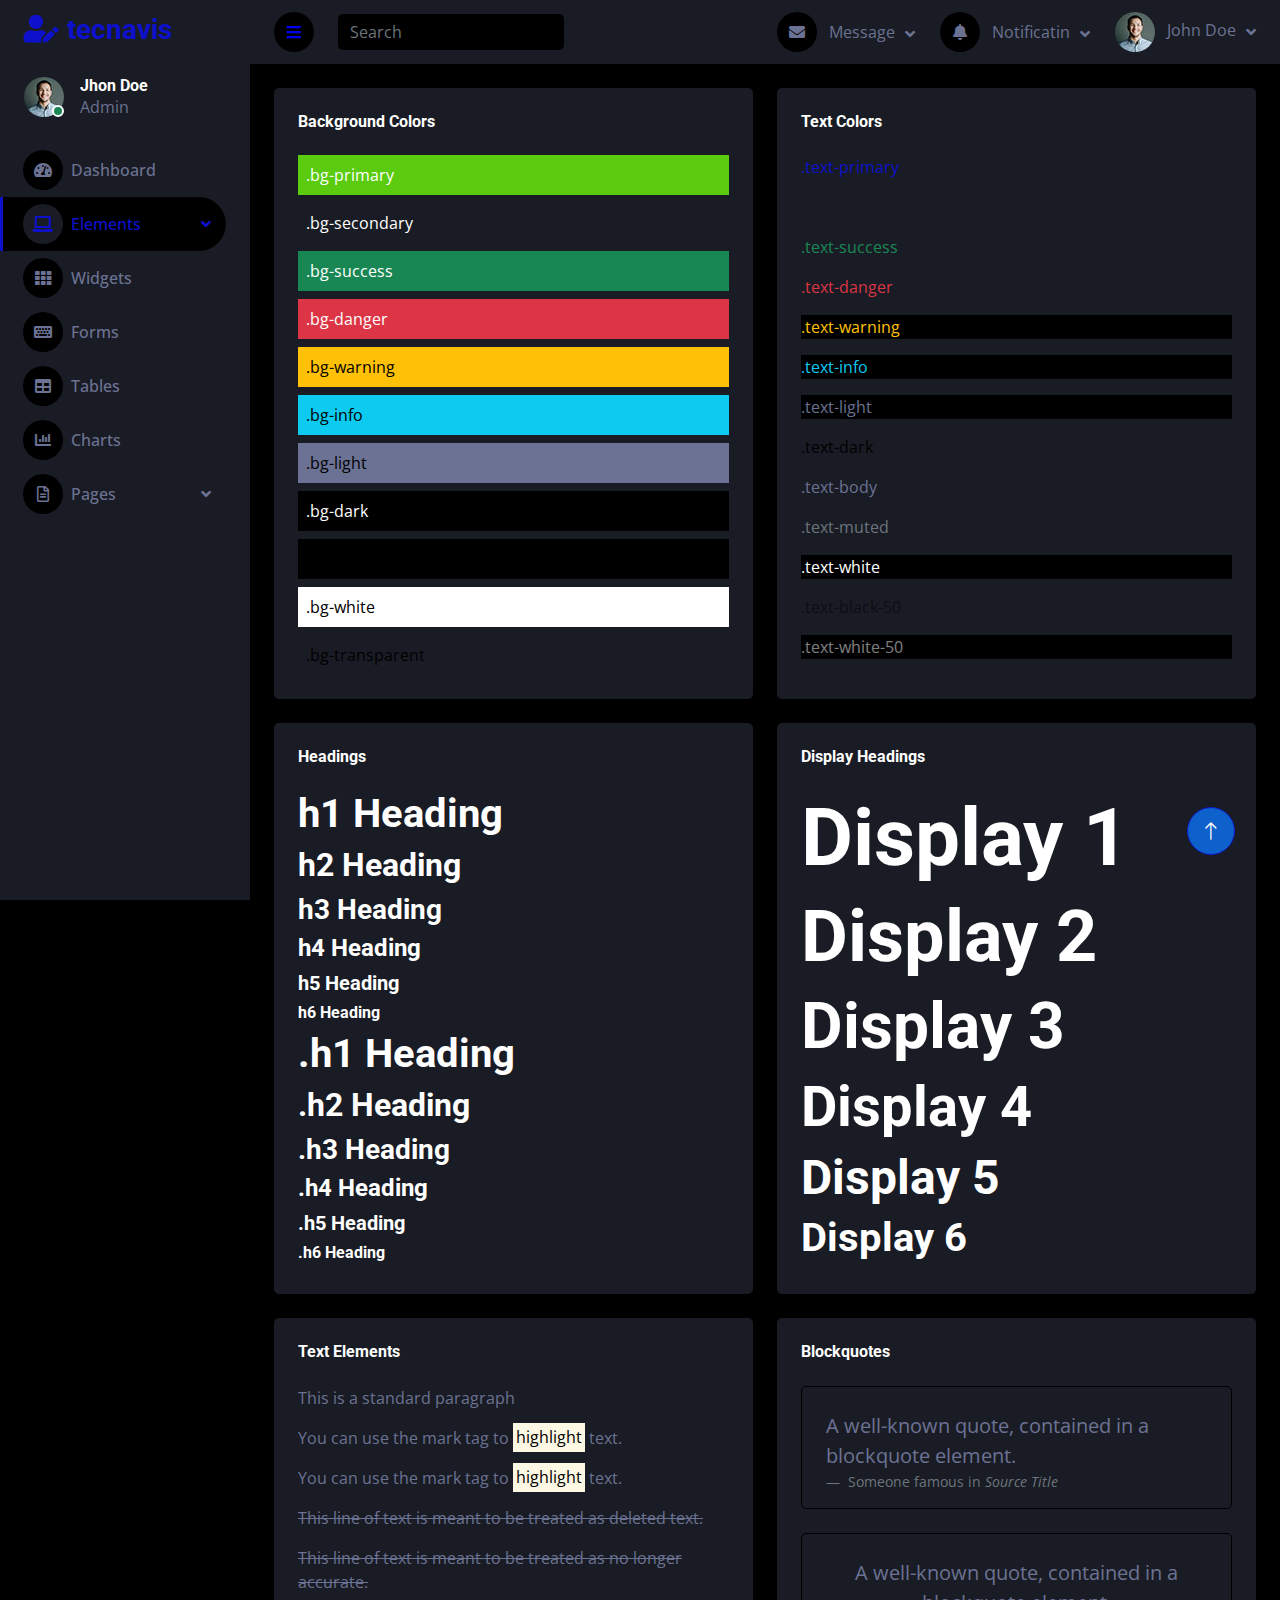
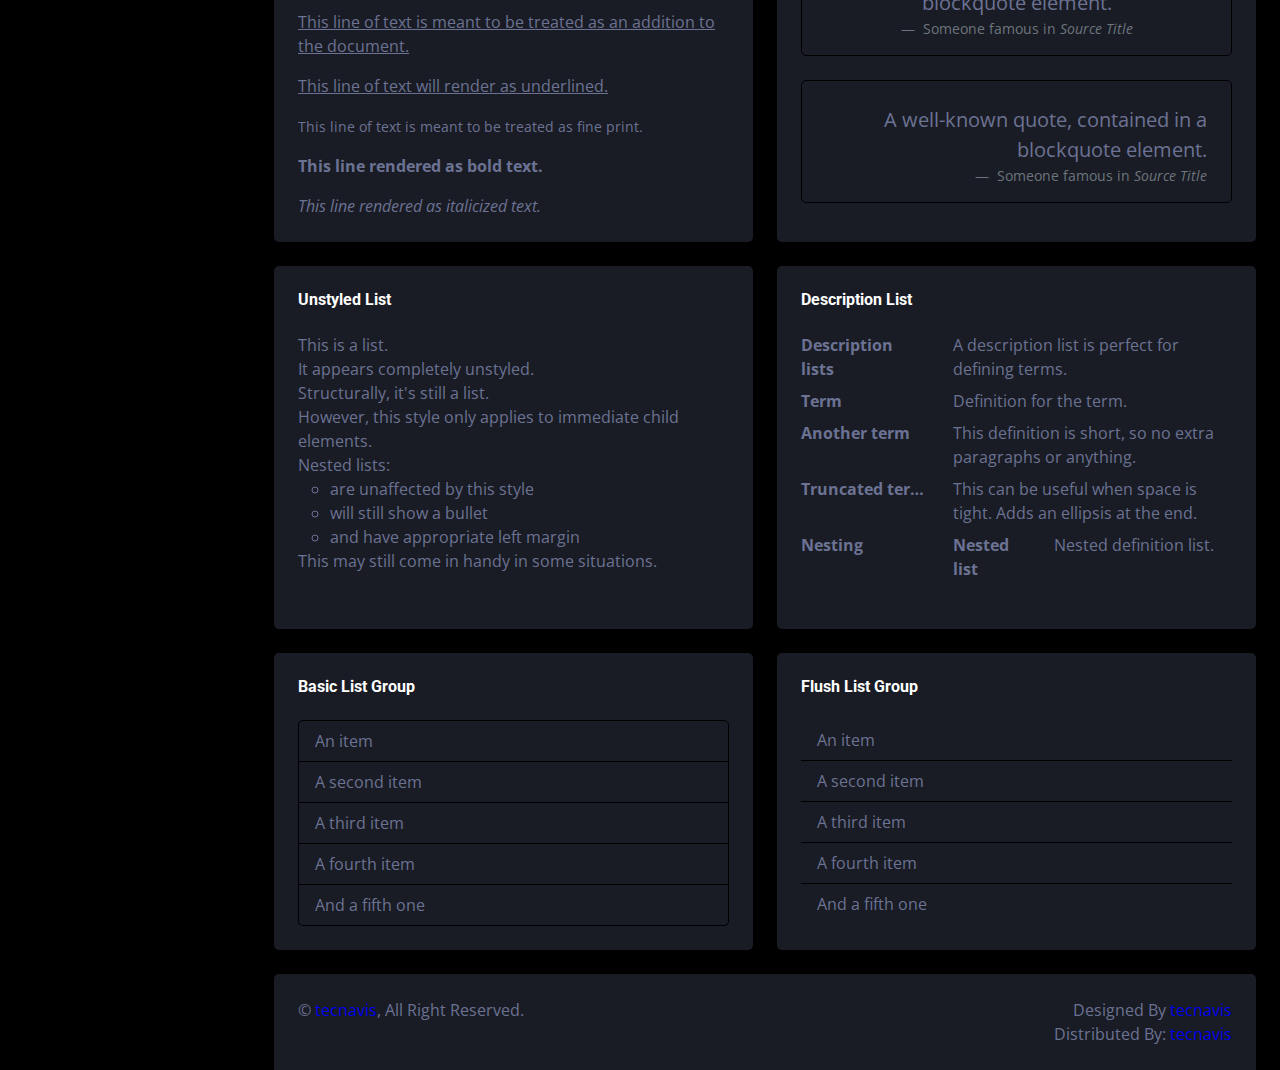
<file: typography.html>
<!DOCTYPE html>
<html lang="en">

<head>
    <meta charset="utf-8">
    <title>tecnavis Dashboard</title>
    <meta content="width=device-width, initial-scale=1.0" name="viewport">
    <meta content="" name="keywords">
    <meta content="" name="description">

    <!-- Favicon -->
    <link href="img/favicon.ico" rel="icon">

    <!-- Google Web Fonts -->
    <link rel="preconnect" href="https://fonts.googleapis.com">
    <link rel="preconnect" href="https://fonts.gstatic.com" crossorigin>
    <link href="https://fonts.googleapis.com/css2?family=Open+Sans:wght@400;600&family=Roboto:wght@500;700&display=swap" rel="stylesheet"> 
    
    <!-- Icon Font Stylesheet -->
    <link href="https://cdnjs.cloudflare.com/ajax/libs/font-awesome/5.10.0/css/all.min.css" rel="stylesheet">
    <link href="https://cdn.jsdelivr.net/npm/bootstrap-icons@1.4.1/font/bootstrap-icons.css" rel="stylesheet">

    <!-- Libraries Stylesheet -->
    <link href="lib/owlcarousel/assets/owl.carousel.min.css" rel="stylesheet">
    <link href="lib/tempusdominus/css/tempusdominus-bootstrap-4.min.css" rel="stylesheet" />

    <!-- Customized Bootstrap Stylesheet -->
    <link href="css/bootstrap.min.css" rel="stylesheet">

    <!-- Template Stylesheet -->
    <link href="css/style.css" rel="stylesheet">
</head>

<body>
    <div class="container-fluid position-relative d-flex p-0">
        <!-- Spinner Start -->
        <div id="spinner" class="show bg-dark position-fixed translate-middle w-100 vh-100 top-50 start-50 d-flex align-items-center justify-content-center">
            <div class="spinner-border text-primary" style="width: 3rem; height: 3rem;" role="status">
                <span class="sr-only">Loading...</span>
            </div>
        </div>
        <!-- Spinner End -->


        <!-- Sidebar Start -->
        <div class="sidebar pe-4 pb-3">
            <nav class="navbar bg-secondary navbar-dark">
                <a href="index.html" class="navbar-brand mx-4 mb-3">
                    <h3 class="text-primary"><i class="fa fa-user-edit me-2"></i>tecnavis</h3>
                </a>
                <div class="d-flex align-items-center ms-4 mb-4">
                    <div class="position-relative">
                        <img class="rounded-circle" src="img/user.jpg" alt="" style="width: 40px; height: 40px;">
                        <div class="bg-success rounded-circle border border-2 border-white position-absolute end-0 bottom-0 p-1"></div>
                    </div>
                    <div class="ms-3">
                        <h6 class="mb-0">Jhon Doe</h6>
                        <span>Admin</span>
                    </div>
                </div>
                <div class="navbar-nav w-100">
                    <a href="index.html" class="nav-item nav-link"><i class="fa fa-tachometer-alt me-2"></i>Dashboard</a>
                    <div class="nav-item dropdown">
                        <a href="#" class="nav-link dropdown-toggle active" data-bs-toggle="dropdown"><i class="fa fa-laptop me-2"></i>Elements</a>
                        <div class="dropdown-menu bg-transparent border-0">
                            <a href="button.html" class="dropdown-item">Buttons</a>
                            <a href="typography.html" class="dropdown-item active">Typography</a>
                            <a href="element.html" class="dropdown-item">Other Elements</a>
                        </div>
                    </div>
                    <a href="widget.html" class="nav-item nav-link"><i class="fa fa-th me-2"></i>Widgets</a>
                    <a href="form.html" class="nav-item nav-link"><i class="fa fa-keyboard me-2"></i>Forms</a>
                    <a href="table.html" class="nav-item nav-link"><i class="fa fa-table me-2"></i>Tables</a>
                    <a href="chart.html" class="nav-item nav-link"><i class="fa fa-chart-bar me-2"></i>Charts</a>
                    <div class="nav-item dropdown">
                        <a href="#" class="nav-link dropdown-toggle" data-bs-toggle="dropdown"><i class="far fa-file-alt me-2"></i>Pages</a>
                        <div class="dropdown-menu bg-transparent border-0">
                            <a href="signin.html" class="dropdown-item">Sign In</a>
                            <a href="signup.html" class="dropdown-item">Sign Up</a>
                            <a href="404.html" class="dropdown-item">404 Error</a>
                            <a href="blank.html" class="dropdown-item">Blank Page</a>
                        </div>
                    </div>
                </div>
            </nav>
        </div>
        <!-- Sidebar End -->


        <!-- Content Start -->
        <div class="content">
            <!-- Navbar Start -->
            <nav class="navbar navbar-expand bg-secondary navbar-dark sticky-top px-4 py-0">
                <a href="index.html" class="navbar-brand d-flex d-lg-none me-4">
                    <h2 class="text-primary mb-0"><i class="fa fa-user-edit"></i></h2>
                </a>
                <a href="#" class="sidebar-toggler flex-shrink-0">
                    <i class="fa fa-bars"></i>
                </a>
                <form class="d-none d-md-flex ms-4">
                    <input class="form-control bg-dark border-0" type="search" placeholder="Search">
                </form>
                <div class="navbar-nav align-items-center ms-auto">
                    <div class="nav-item dropdown">
                        <a href="#" class="nav-link dropdown-toggle" data-bs-toggle="dropdown">
                            <i class="fa fa-envelope me-lg-2"></i>
                            <span class="d-none d-lg-inline-flex">Message</span>
                        </a>
                        <div class="dropdown-menu dropdown-menu-end bg-secondary border-0 rounded-0 rounded-bottom m-0">
                            <a href="#" class="dropdown-item">
                                <div class="d-flex align-items-center">
                                    <img class="rounded-circle" src="img/user.jpg" alt="" style="width: 40px; height: 40px;">
                                    <div class="ms-2">
                                        <h6 class="fw-normal mb-0">Jhon send you a message</h6>
                                        <small>15 minutes ago</small>
                                    </div>
                                </div>
                            </a>
                            <hr class="dropdown-divider">
                            <a href="#" class="dropdown-item">
                                <div class="d-flex align-items-center">
                                    <img class="rounded-circle" src="img/user.jpg" alt="" style="width: 40px; height: 40px;">
                                    <div class="ms-2">
                                        <h6 class="fw-normal mb-0">Jhon send you a message</h6>
                                        <small>15 minutes ago</small>
                                    </div>
                                </div>
                            </a>
                            <hr class="dropdown-divider">
                            <a href="#" class="dropdown-item">
                                <div class="d-flex align-items-center">
                                    <img class="rounded-circle" src="img/user.jpg" alt="" style="width: 40px; height: 40px;">
                                    <div class="ms-2">
                                        <h6 class="fw-normal mb-0">Jhon send you a message</h6>
                                        <small>15 minutes ago</small>
                                    </div>
                                </div>
                            </a>
                            <hr class="dropdown-divider">
                            <a href="#" class="dropdown-item text-center">See all message</a>
                        </div>
                    </div>
                    <div class="nav-item dropdown">
                        <a href="#" class="nav-link dropdown-toggle" data-bs-toggle="dropdown">
                            <i class="fa fa-bell me-lg-2"></i>
                            <span class="d-none d-lg-inline-flex">Notificatin</span>
                        </a>
                        <div class="dropdown-menu dropdown-menu-end bg-secondary border-0 rounded-0 rounded-bottom m-0">
                            <a href="#" class="dropdown-item">
                                <h6 class="fw-normal mb-0">Profile updated</h6>
                                <small>15 minutes ago</small>
                            </a>
                            <hr class="dropdown-divider">
                            <a href="#" class="dropdown-item">
                                <h6 class="fw-normal mb-0">New user added</h6>
                                <small>15 minutes ago</small>
                            </a>
                            <hr class="dropdown-divider">
                            <a href="#" class="dropdown-item">
                                <h6 class="fw-normal mb-0">Password changed</h6>
                                <small>15 minutes ago</small>
                            </a>
                            <hr class="dropdown-divider">
                            <a href="#" class="dropdown-item text-center">See all notifications</a>
                        </div>
                    </div>
                    <div class="nav-item dropdown">
                        <a href="#" class="nav-link dropdown-toggle" data-bs-toggle="dropdown">
                            <img class="rounded-circle me-lg-2" src="img/user.jpg" alt="" style="width: 40px; height: 40px;">
                            <span class="d-none d-lg-inline-flex">John Doe</span>
                        </a>
                        <div class="dropdown-menu dropdown-menu-end bg-secondary border-0 rounded-0 rounded-bottom m-0">
                            <a href="#" class="dropdown-item">My Profile</a>
                            <a href="#" class="dropdown-item">Settings</a>
                            <a href="#" class="dropdown-item">Log Out</a>
                        </div>
                    </div>
                </div>
            </nav>
            <!-- Navbar End -->


            <!-- Typography Start -->
            <div class="container-fluid pt-4 px-4">
                <div class="row g-4">
                    <div class="col-sm-12 col-xl-6">
                        <div class="bg-secondary rounded h-100 p-4">
                            <h6 class="mb-4">Background Colors</h6>
                            <div class="p-2 mb-2 bg-primary text-white">.bg-primary</div>
                            <div class="p-2 mb-2 bg-secondary text-white">.bg-secondary</div>
                            <div class="p-2 mb-2 bg-success text-white">.bg-success</div>
                            <div class="p-2 mb-2 bg-danger text-white">.bg-danger</div>
                            <div class="p-2 mb-2 bg-warning text-dark">.bg-warning</div>
                            <div class="p-2 mb-2 bg-info text-dark">.bg-info</div>
                            <div class="p-2 mb-2 bg-light text-dark">.bg-light</div>
                            <div class="p-2 mb-2 bg-dark text-white">.bg-dark</div>
                            <div class="p-2 mb-2 bg-body text-dark">.bg-body</div>
                            <div class="p-2 mb-2 bg-white text-dark">.bg-white</div>
                            <div class="p-2 mb-0 bg-transparent text-dark">.bg-transparent</div>
                        </div>
                    </div>
                    <div class="col-sm-12 col-xl-6">
                        <div class="bg-secondary rounded h-100 p-4">
                            <h6 class="mb-4">Text Colors</h6>
                            <p class="text-primary">.text-primary</p>
                            <p class="text-secondary">.text-secondary</p>
                            <p class="text-success">.text-success</p>
                            <p class="text-danger">.text-danger</p>
                            <p class="text-warning bg-dark">.text-warning</p>
                            <p class="text-info bg-dark">.text-info</p>
                            <p class="text-light bg-dark">.text-light</p>
                            <p class="text-dark">.text-dark</p>
                            <p class="text-body">.text-body</p>
                            <p class="text-muted">.text-muted</p>
                            <p class="text-white bg-dark">.text-white</p>
                            <p class="text-black-50">.text-black-50</p>
                            <p class="text-white-50 bg-dark mb-0">.text-white-50</p>
                        </div>
                    </div>
                    <div class="col-sm-12 col-xl-6">
                        <div class="bg-secondary rounded h-100 p-4">
                            <h6 class="mb-4">Headings</h6>
                            <h1>h1 Heading</h1>
                            <h2>h2 Heading</h2>
                            <h3>h3 Heading</h3>
                            <h4>h4 Heading</h4>
                            <h5>h5 Heading</h5>
                            <h6>h6 Heading</h6>
                            <p class="h1">.h1 Heading</p>
                            <p class="h2">.h2 Heading</p>
                            <p class="h3">.h3 Heading</p>
                            <p class="h4">.h4 Heading</p>
                            <p class="h5">.h5 Heading</p>
                            <p class="h6">.h6 Heading</p>
                        </div>
                    </div>
                    <div class="col-sm-12 col-xl-6">
                        <div class="bg-secondary rounded h-100 p-4">
                            <h6 class="mb-4">Display Headings</h6>
                            <h1 class="display-1">Display 1</h1>
                            <h1 class="display-2">Display 2</h1>
                            <h1 class="display-3">Display 3</h1>
                            <h1 class="display-4">Display 4</h1>
                            <h1 class="display-5">Display 5</h1>
                            <h1 class="display-6 mb-0">Display 6</h1>
                        </div>
                    </div>
                    <div class="col-sm-12 col-xl-6">
                        <div class="bg-secondary rounded h-100 p-4">
                            <h6 class="mb-4">Text Elements</h6>
                            <p>This is a standard paragraph</p>
                            <p>You can use the mark tag to <mark>highlight</mark> text.</p>
                            <p>You can use the mark tag to <mark>highlight</mark> text.</p>
                            <p><del>This line of text is meant to be treated as deleted text.</del></p>
                            <p><s>This line of text is meant to be treated as no longer accurate.</s></p>
                            <p><ins>This line of text is meant to be treated as an addition to the document.</ins></p>
                            <p><u>This line of text will render as underlined.</u></p>
                            <p><small>This line of text is meant to be treated as fine print.</small></p>
                            <p><strong>This line rendered as bold text.</strong></p>
                            <p class="mb-0"><em>This line rendered as italicized text.</em></p>
                        </div>
                    </div>
                    <div class="col-sm-12 col-xl-6">
                        <div class="bg-secondary rounded h-100 p-4">
                            <h6 class="mb-4">Blockquotes</h6>
                            <div class="border rounded p-4 pb-0 mb-4">
                                <figure>
                                    <blockquote class="blockquote">
                                        <p>A well-known quote, contained in a blockquote element.</p>
                                    </blockquote>
                                    <figcaption class="blockquote-footer">
                                        Someone famous in <cite title="Source Title">Source Title</cite>
                                    </figcaption>
                                </figure>
                            </div>
                            <div class="border rounded p-4 pb-0 mb-4">
                                <figure class="text-center">
                                    <blockquote class="blockquote">
                                        <p>A well-known quote, contained in a blockquote element.</p>
                                    </blockquote>
                                    <figcaption class="blockquote-footer">
                                        Someone famous in <cite title="Source Title">Source Title</cite>
                                    </figcaption>
                                </figure>
                            </div>
                            <div class="border rounded p-4 pb-0 mb-0">
                                <figure class="text-end">
                                    <blockquote class="blockquote">
                                        <p>A well-known quote, contained in a blockquote element.</p>
                                    </blockquote>
                                    <figcaption class="blockquote-footer">
                                        Someone famous in <cite title="Source Title">Source Title</cite>
                                    </figcaption>
                                </figure>
                            </div>
                        </div>
                    </div>
                    <div class="col-sm-12 col-xl-6">
                        <div class="bg-secondary rounded h-100 p-4">
                            <h6 class="mb-4">Unstyled List</h6>
                            <ul class="list-unstyled mb-0">
                                <li>This is a list.</li>
                                <li>It appears completely unstyled.</li>
                                <li>Structurally, it's still a list.</li>
                                <li>However, this style only applies to immediate child elements.</li>
                                <li>Nested lists:
                                    <ul>
                                        <li>are unaffected by this style</li>
                                        <li>will still show a bullet</li>
                                        <li>and have appropriate left margin</li>
                                    </ul>
                                </li>
                                <li>This may still come in handy in some situations.</li>
                            </ul>
                        </div>
                    </div>
                    <div class="col-sm-12 col-xl-6">
                        <div class="bg-secondary rounded h-100 p-4">
                            <h6 class="mb-4">Description List</h6>
                            <dl class="row mb-0">
                                <dt class="col-sm-4">Description lists</dt>
                                <dd class="col-sm-8">A description list is perfect for defining terms.</dd>

                                <dt class="col-sm-4">Term</dt>
                                <dd class="col-sm-8">Definition for the term.</dd>

                                <dt class="col-sm-4">Another term</dt>
                                <dd class="col-sm-8">This definition is short, so no extra paragraphs or anything.</dd>

                                <dt class="col-sm-4 text-truncate">Truncated term is truncated</dt>
                                <dd class="col-sm-8">This can be useful when space is tight. Adds an ellipsis at the
                                    end.</dd>

                                <dt class="col-sm-4">Nesting</dt>
                                <dd class="col-sm-8">
                                    <dl class="row">
                                        <dt class="col-sm-4">Nested list</dt>
                                        <dd class="col-sm-8">Nested definition list.</dd>
                                    </dl>
                                </dd>
                            </dl>
                        </div>
                    </div>
                    <div class="col-sm-12 col-xl-6">
                        <div class="bg-secondary rounded h-100 p-4">
                            <h6 class="mb-4">Basic List Group</h6>
                            <ul class="list-group">
                                <li class="list-group-item bg-transparent">An item</li>
                                <li class="list-group-item bg-transparent">A second item</li>
                                <li class="list-group-item bg-transparent">A third item</li>
                                <li class="list-group-item bg-transparent">A fourth item</li>
                                <li class="list-group-item bg-transparent">And a fifth one</li>
                            </ul>
                        </div>
                    </div>
                    <div class="col-sm-12 col-xl-6">
                        <div class="bg-secondary rounded h-100 p-4">
                            <h6 class="mb-4">Flush List Group</h6>
                            <ul class="list-group list-group-flush">
                                <li class="list-group-item bg-transparent">An item</li>
                                <li class="list-group-item bg-transparent">A second item</li>
                                <li class="list-group-item bg-transparent">A third item</li>
                                <li class="list-group-item bg-transparent">A fourth item</li>
                                <li class="list-group-item bg-transparent">And a fifth one</li>
                            </ul>
                        </div>
                    </div>
                </div>
            </div>
            <!-- Typography End -->


            <!-- Footer Start -->
            <div class="container-fluid pt-4 px-4">
                <div class="bg-secondary rounded-top p-4">
                    <div class="row">
                        <div class="col-12 col-sm-6 text-center text-sm-start">
                            &copy; <a href="#">tecnavis</a>, All Right Reserved. 
                        </div>
                        <div class="col-12 col-sm-6 text-center text-sm-end">
                            <!--/*** This template is free as long as you keep the footer author’s credit link/attribution link/backlink. If you'd like to use the template without the footer author’s credit link/attribution link/backlink, you can purchase the Credit Removal License from "https://tecnavis.com/credit-removal". Thank you for your support. ***/-->
                            Designed By <a href="https://tecnavis.com">tecnavis</a>
                            <br>Distributed By: <a href="https://tecnavis.com" target="_blank">tecnavis</a>
                        </div>
                    </div>
                </div>
            </div>
            <!-- Footer End -->
        </div>
        <!-- Content End -->


        <!-- Back to Top -->
        <a href="#" class="btn btn-lg btn-primary btn-lg-square back-to-top"><i class="bi bi-arrow-up"></i></a>
    </div>

    <!-- JavaScript Libraries -->
    <script src="https://code.jquery.com/jquery-3.4.1.min.js"></script>
    <script src="https://cdn.jsdelivr.net/npm/bootstrap@5.0.0/dist/js/bootstrap.bundle.min.js"></script>
    <script src="lib/chart/chart.min.js"></script>
    <script src="lib/easing/easing.min.js"></script>
    <script src="lib/waypoints/waypoints.min.js"></script>
    <script src="lib/owlcarousel/owl.carousel.min.js"></script>
    <script src="lib/tempusdominus/js/moment.min.js"></script>
    <script src="lib/tempusdominus/js/moment-timezone.min.js"></script>
    <script src="lib/tempusdominus/js/tempusdominus-bootstrap-4.min.js"></script>

    <!-- Template Javascript -->
    <script src="js/main.js"></script>
</body>

</html>
</file>
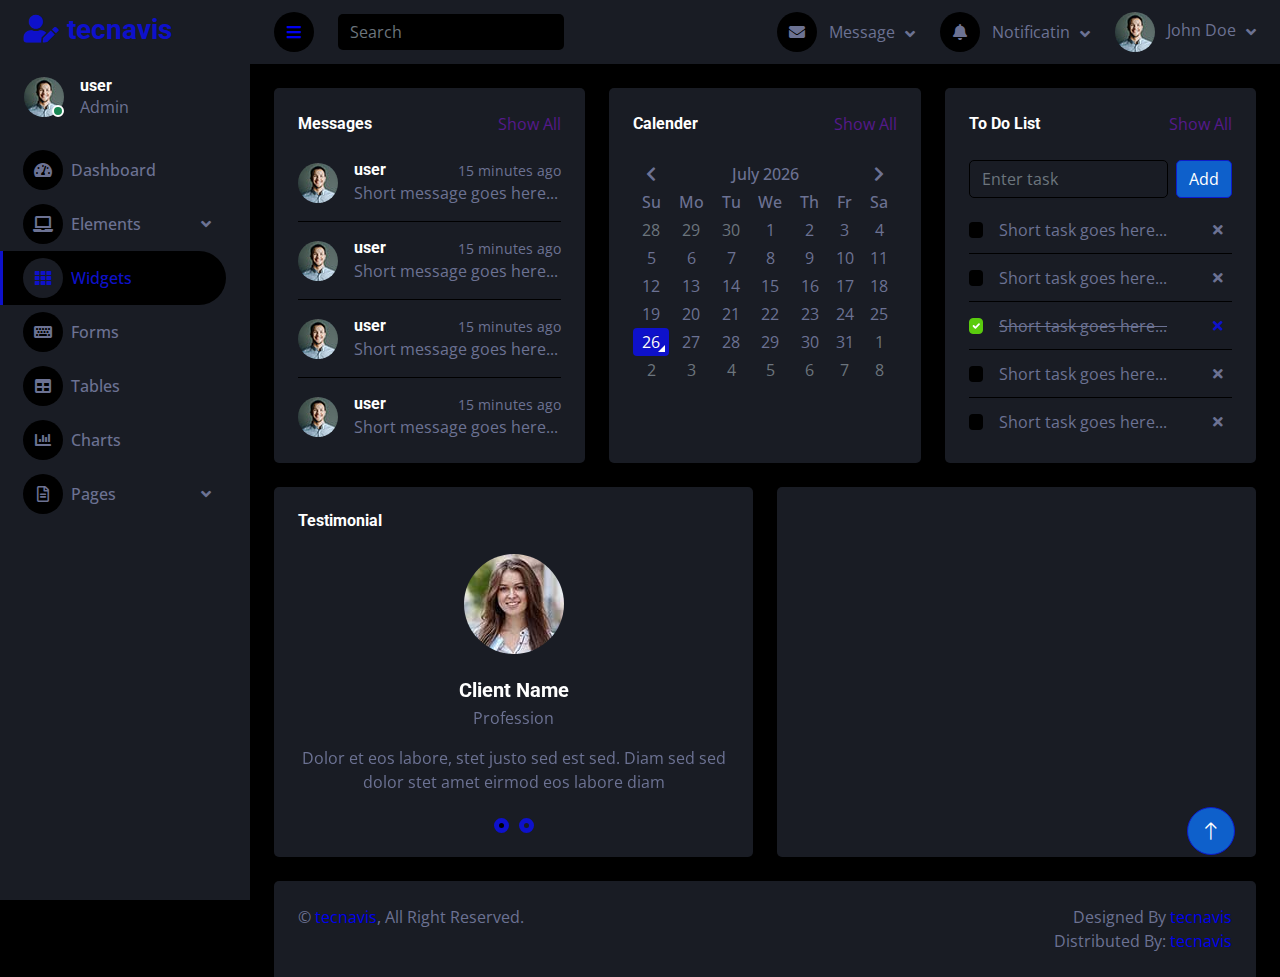
<file: widget.html>
<!DOCTYPE html>
<html lang="en">

<head>
    <meta charset="utf-8">
    <title>tecnavis Dashboard</title>
    <meta content="width=device-width, initial-scale=1.0" name="viewport">
    <meta content="" name="keywords">
    <meta content="" name="description">

    <!-- Favicon -->
    <link href="img/favicon.ico" rel="icon">

    <!-- Google Web Fonts -->
    <link rel="preconnect" href="https://fonts.googleapis.com">
    <link rel="preconnect" href="https://fonts.gstatic.com" crossorigin>
    <link href="https://fonts.googleapis.com/css2?family=Open+Sans:wght@400;600&family=Roboto:wght@500;700&display=swap" rel="stylesheet"> 
    
    <!-- Icon Font Stylesheet -->
    <link href="https://cdnjs.cloudflare.com/ajax/libs/font-awesome/5.10.0/css/all.min.css" rel="stylesheet">
    <link href="https://cdn.jsdelivr.net/npm/bootstrap-icons@1.4.1/font/bootstrap-icons.css" rel="stylesheet">

    <!-- Libraries Stylesheet -->
    <link href="lib/owlcarousel/assets/owl.carousel.min.css" rel="stylesheet">
    <link href="lib/tempusdominus/css/tempusdominus-bootstrap-4.min.css" rel="stylesheet" />

    <!-- Customized Bootstrap Stylesheet -->
    <link href="css/bootstrap.min.css" rel="stylesheet">

    <!-- Template Stylesheet -->
    <link href="css/style.css" rel="stylesheet">
</head>

<body>
    <div class="container-fluid position-relative d-flex p-0">
        <!-- Spinner Start -->
        <div id="spinner" class="show bg-dark position-fixed translate-middle w-100 vh-100 top-50 start-50 d-flex align-items-center justify-content-center">
            <div class="spinner-border text-primary" style="width: 3rem; height: 3rem;" role="status">
                <span class="sr-only">Loading...</span>
            </div>
        </div>
        <!-- Spinner End -->


        <!-- Sidebar Start -->
        <div class="sidebar pe-4 pb-3">
            <nav class="navbar bg-secondary navbar-dark">
                <a href="index.html" class="navbar-brand mx-4 mb-3">
                    <h3 class="text-primary"><i class="fa fa-user-edit me-2"></i>tecnavis</h3>
                </a>
                <div class="d-flex align-items-center ms-4 mb-4">
                    <div class="position-relative">
                        <img class="rounded-circle" src="img/user.jpg" alt="" style="width: 40px; height: 40px;">
                        <div class="bg-success rounded-circle border border-2 border-white position-absolute end-0 bottom-0 p-1"></div>
                    </div>
                    <div class="ms-3">
                        <h6 class="mb-0">user</h6>
                        <span>Admin</span>
                    </div>
                </div>
                <div class="navbar-nav w-100">
                    <a href="index.html" class="nav-item nav-link"><i class="fa fa-tachometer-alt me-2"></i>Dashboard</a>
                    <div class="nav-item dropdown">
                        <a href="#" class="nav-link dropdown-toggle" data-bs-toggle="dropdown"><i class="fa fa-laptop me-2"></i>Elements</a>
                        <div class="dropdown-menu bg-transparent border-0">
                            <a href="button.html" class="dropdown-item">Buttons</a>
                            <a href="typography.html" class="dropdown-item">Typography</a>
                            <a href="element.html" class="dropdown-item">Other Elements</a>
                        </div>
                    </div>
                    <a href="widget.html" class="nav-item nav-link active"><i class="fa fa-th me-2"></i>Widgets</a>
                    <a href="form.html" class="nav-item nav-link"><i class="fa fa-keyboard me-2"></i>Forms</a>
                    <a href="table.html" class="nav-item nav-link"><i class="fa fa-table me-2"></i>Tables</a>
                    <a href="chart.html" class="nav-item nav-link"><i class="fa fa-chart-bar me-2"></i>Charts</a>
                    <div class="nav-item dropdown">
                        <a href="#" class="nav-link dropdown-toggle" data-bs-toggle="dropdown"><i class="far fa-file-alt me-2"></i>Pages</a>
                        <div class="dropdown-menu bg-transparent border-0">
                            <a href="signin.html" class="dropdown-item">Sign In</a>
                            <a href="signup.html" class="dropdown-item">Sign Up</a>
                            <a href="404.html" class="dropdown-item">404 Error</a>
                            <a href="blank.html" class="dropdown-item">Blank Page</a>
                        </div>
                    </div>
                </div>
            </nav>
        </div>
        <!-- Sidebar End -->


        <!-- Content Start -->
        <div class="content">
            <!-- Navbar Start -->
            <nav class="navbar navbar-expand bg-secondary navbar-dark sticky-top px-4 py-0">
                <a href="index.html" class="navbar-brand d-flex d-lg-none me-4">
                    <h2 class="text-primary mb-0"><i class="fa fa-user-edit"></i></h2>
                </a>
                <a href="#" class="sidebar-toggler flex-shrink-0">
                    <i class="fa fa-bars"></i>
                </a>
                <form class="d-none d-md-flex ms-4">
                    <input class="form-control bg-dark border-0" type="search" placeholder="Search">
                </form>
                <div class="navbar-nav align-items-center ms-auto">
                    <div class="nav-item dropdown">
                        <a href="#" class="nav-link dropdown-toggle" data-bs-toggle="dropdown">
                            <i class="fa fa-envelope me-lg-2"></i>
                            <span class="d-none d-lg-inline-flex">Message</span>
                        </a>
                        <div class="dropdown-menu dropdown-menu-end bg-secondary border-0 rounded-0 rounded-bottom m-0">
                            <a href="#" class="dropdown-item">
                                <div class="d-flex align-items-center">
                                    <img class="rounded-circle" src="img/user.jpg" alt="" style="width: 40px; height: 40px;">
                                    <div class="ms-2">
                                        <h6 class="fw-normal mb-0">Jhon send you a message</h6>
                                        <small>15 minutes ago</small>
                                    </div>
                                </div>
                            </a>
                            <hr class="dropdown-divider">
                            <a href="#" class="dropdown-item">
                                <div class="d-flex align-items-center">
                                    <img class="rounded-circle" src="img/user.jpg" alt="" style="width: 40px; height: 40px;">
                                    <div class="ms-2">
                                        <h6 class="fw-normal mb-0">Jhon send you a message</h6>
                                        <small>15 minutes ago</small>
                                    </div>
                                </div>
                            </a>
                            <hr class="dropdown-divider">
                            <a href="#" class="dropdown-item">
                                <div class="d-flex align-items-center">
                                    <img class="rounded-circle" src="img/user.jpg" alt="" style="width: 40px; height: 40px;">
                                    <div class="ms-2">
                                        <h6 class="fw-normal mb-0">Jhon send you a message</h6>
                                        <small>15 minutes ago</small>
                                    </div>
                                </div>
                            </a>
                            <hr class="dropdown-divider">
                            <a href="#" class="dropdown-item text-center">See all message</a>
                        </div>
                    </div>
                    <div class="nav-item dropdown">
                        <a href="#" class="nav-link dropdown-toggle" data-bs-toggle="dropdown">
                            <i class="fa fa-bell me-lg-2"></i>
                            <span class="d-none d-lg-inline-flex">Notificatin</span>
                        </a>
                        <div class="dropdown-menu dropdown-menu-end bg-secondary border-0 rounded-0 rounded-bottom m-0">
                            <a href="#" class="dropdown-item">
                                <h6 class="fw-normal mb-0">Profile updated</h6>
                                <small>15 minutes ago</small>
                            </a>
                            <hr class="dropdown-divider">
                            <a href="#" class="dropdown-item">
                                <h6 class="fw-normal mb-0">New user added</h6>
                                <small>15 minutes ago</small>
                            </a>
                            <hr class="dropdown-divider">
                            <a href="#" class="dropdown-item">
                                <h6 class="fw-normal mb-0">Password changed</h6>
                                <small>15 minutes ago</small>
                            </a>
                            <hr class="dropdown-divider">
                            <a href="#" class="dropdown-item text-center">See all notifications</a>
                        </div>
                    </div>
                    <div class="nav-item dropdown">
                        <a href="#" class="nav-link dropdown-toggle" data-bs-toggle="dropdown">
                            <img class="rounded-circle me-lg-2" src="img/user.jpg" alt="" style="width: 40px; height: 40px;">
                            <span class="d-none d-lg-inline-flex">John Doe</span>
                        </a>
                        <div class="dropdown-menu dropdown-menu-end bg-secondary border-0 rounded-0 rounded-bottom m-0">
                            <a href="#" class="dropdown-item">My Profile</a>
                            <a href="#" class="dropdown-item">Settings</a>
                            <a href="#" class="dropdown-item">Log Out</a>
                        </div>
                    </div>
                </div>
            </nav>
            <!-- Navbar End -->


            <!-- Widget Start -->
            <div class="container-fluid pt-4 px-4">
                <div class="row g-4">
                    <div class="col-sm-12 col-md-6 col-xl-4">
                        <div class="h-100 bg-secondary rounded p-4">
                            <div class="d-flex align-items-center justify-content-between mb-2">
                                <h6 class="mb-0">Messages</h6>
                                <a href="">Show All</a>
                            </div>
                            <div class="d-flex align-items-center border-bottom py-3">
                                <img class="rounded-circle flex-shrink-0" src="img/user.jpg" alt="" style="width: 40px; height: 40px;">
                                <div class="w-100 ms-3">
                                    <div class="d-flex w-100 justify-content-between">
                                        <h6 class="mb-0">user</h6>
                                        <small>15 minutes ago</small>
                                    </div>
                                    <span>Short message goes here...</span>
                                </div>
                            </div>
                            <div class="d-flex align-items-center border-bottom py-3">
                                <img class="rounded-circle flex-shrink-0" src="img/user.jpg" alt="" style="width: 40px; height: 40px;">
                                <div class="w-100 ms-3">
                                    <div class="d-flex w-100 justify-content-between">
                                        <h6 class="mb-0">user</h6>
                                        <small>15 minutes ago</small>
                                    </div>
                                    <span>Short message goes here...</span>
                                </div>
                            </div>
                            <div class="d-flex align-items-center border-bottom py-3">
                                <img class="rounded-circle flex-shrink-0" src="img/user.jpg" alt="" style="width: 40px; height: 40px;">
                                <div class="w-100 ms-3">
                                    <div class="d-flex w-100 justify-content-between">
                                        <h6 class="mb-0">user</h6>
                                        <small>15 minutes ago</small>
                                    </div>
                                    <span>Short message goes here...</span>
                                </div>
                            </div>
                            <div class="d-flex align-items-center pt-3">
                                <img class="rounded-circle flex-shrink-0" src="img/user.jpg" alt="" style="width: 40px; height: 40px;">
                                <div class="w-100 ms-3">
                                    <div class="d-flex w-100 justify-content-between">
                                        <h6 class="mb-0">user</h6>
                                        <small>15 minutes ago</small>
                                    </div>
                                    <span>Short message goes here...</span>
                                </div>
                            </div>
                        </div>
                    </div>
                    <div class="col-sm-12 col-md-6 col-xl-4">
                        <div class="h-100 bg-secondary rounded p-4">
                            <div class="d-flex align-items-center justify-content-between mb-4">
                                <h6 class="mb-0">Calender</h6>
                                <a href="">Show All</a>
                            </div>
                            <div id="calender"></div>
                        </div>
                    </div>
                    <div class="col-sm-12 col-md-6 col-xl-4">
                        <div class="h-100 bg-secondary rounded p-4">
                            <div class="d-flex align-items-center justify-content-between mb-4">
                                <h6 class="mb-0">To Do List</h6>
                                <a href="">Show All</a>
                            </div>
                            <div class="d-flex mb-2">
                                <input class="form-control bg-transparent" type="text" placeholder="Enter task">
                                <button type="button" class="btn btn-primary ms-2">Add</button>
                            </div>
                            <div class="d-flex align-items-center border-bottom py-2">
                                <input class="form-check-input m-0" type="checkbox">
                                <div class="w-100 ms-3">
                                    <div class="d-flex w-100 align-items-center justify-content-between">
                                        <span>Short task goes here...</span>
                                        <button class="btn btn-sm"><i class="fa fa-times"></i></button>
                                    </div>
                                </div>
                            </div>
                            <div class="d-flex align-items-center border-bottom py-2">
                                <input class="form-check-input m-0" type="checkbox">
                                <div class="w-100 ms-3">
                                    <div class="d-flex w-100 align-items-center justify-content-between">
                                        <span>Short task goes here...</span>
                                        <button class="btn btn-sm"><i class="fa fa-times"></i></button>
                                    </div>
                                </div>
                            </div>
                            <div class="d-flex align-items-center border-bottom py-2">
                                <input class="form-check-input m-0" type="checkbox" checked>
                                <div class="w-100 ms-3">
                                    <div class="d-flex w-100 align-items-center justify-content-between">
                                        <span><del>Short task goes here...</del></span>
                                        <button class="btn btn-sm text-primary"><i class="fa fa-times"></i></button>
                                    </div>
                                </div>
                            </div>
                            <div class="d-flex align-items-center border-bottom py-2">
                                <input class="form-check-input m-0" type="checkbox">
                                <div class="w-100 ms-3">
                                    <div class="d-flex w-100 align-items-center justify-content-between">
                                        <span>Short task goes here...</span>
                                        <button class="btn btn-sm"><i class="fa fa-times"></i></button>
                                    </div>
                                </div>
                            </div>
                            <div class="d-flex align-items-center pt-2">
                                <input class="form-check-input m-0" type="checkbox">
                                <div class="w-100 ms-3">
                                    <div class="d-flex w-100 align-items-center justify-content-between">
                                        <span>Short task goes here...</span>
                                        <button class="btn btn-sm"><i class="fa fa-times"></i></button>
                                    </div>
                                </div>
                            </div>
                        </div>
                    </div>
                    <div class="col-sm-12 col-xl-6">
                        <div class="bg-secondary rounded h-100 p-4">
                            <h6 class="mb-4">Testimonial</h6>
                            <div class="owl-carousel testimonial-carousel">
                                <div class="testimonial-item text-center">
                                    <img class="img-fluid rounded-circle mx-auto mb-4" src="img/testimonial-1.jpg" style="width: 100px; height: 100px;">
                                    <h5 class="mb-1">Client Name</h5>
                                    <p>Profession</p>
                                    <p class="mb-0">Dolor et eos labore, stet justo sed est sed. Diam sed sed dolor stet amet eirmod eos labore diam</p>
                                </div>
                                <div class="testimonial-item text-center">
                                    <img class="img-fluid rounded-circle mx-auto mb-4" src="img/testimonial-2.jpg" style="width: 100px; height: 100px;">
                                    <h5 class="mb-1">Client Name</h5>
                                    <p>Profession</p>
                                    <p class="mb-0">Dolor et eos labore, stet justo sed est sed. Diam sed sed dolor stet amet eirmod eos labore diam</p>
                                </div>
                            </div>
                        </div>
                    </div>
                    <div class="col-sm-12 col-xl-6">
                        <div class="bg-secondary rounded h-100 p-4">
                            <iframe class="position-relative rounded w-100 h-100"
                            src="https://www.google.com/maps/embed?pb=!1m18!1m12!1m3!1d3001156.4288297426!2d-78.01371936852176!3d42.72876761954724!2m3!1f0!2f0!3f0!3m2!1i1024!2i768!4f13.1!3m3!1m2!1s0x4ccc4bf0f123a5a9%3A0xddcfc6c1de189567!2sNew%20York%2C%20USA!5e0!3m2!1sen!2sbd!4v1603794290143!5m2!1sen!2sbd"
                            frameborder="0" allowfullscreen="" aria-hidden="false"
                            tabindex="0" style="filter: grayscale(100%) invert(92%) contrast(83%); border: 0;"></iframe>
                        </div>
                    </div>
                </div>
            </div>
            <!-- Widget End -->


            <!-- Footer Start -->
            <div class="container-fluid pt-4 px-4">
                <div class="bg-secondary rounded-top p-4">
                    <div class="row">
                        <div class="col-12 col-sm-6 text-center text-sm-start">
                            &copy; <a href="#">tecnavis</a>, All Right Reserved. 
                        </div>
                        <div class="col-12 col-sm-6 text-center text-sm-end">
                            <!--/*** This template is free as long as you keep the footer author’s credit link/attribution link/backlink. If you'd like to use the template without the footer author’s credit link/attribution link/backlink, you can purchase the Credit Removal License from "https://tecnavis.com/credit-removal". Thank you for your support. ***/-->
                            Designed By <a href="https://tecnavis.com">tecnavis</a>
                            <br>Distributed By: <a href="https://tecnavis.com" target="_blank">tecnavis</a>
                        </div>
                    </div>
                </div>
            </div>
            <!-- Footer End -->
        </div>
        <!-- Content End -->


        <!-- Back to Top -->
        <a href="#" class="btn btn-lg btn-primary btn-lg-square back-to-top"><i class="bi bi-arrow-up"></i></a>
    </div>

    <!-- JavaScript Libraries -->
    <script src="https://code.jquery.com/jquery-3.4.1.min.js"></script>
    <script src="https://cdn.jsdelivr.net/npm/bootstrap@5.0.0/dist/js/bootstrap.bundle.min.js"></script>
    <script src="lib/chart/chart.min.js"></script>
    <script src="lib/easing/easing.min.js"></script>
    <script src="lib/waypoints/waypoints.min.js"></script>
    <script src="lib/owlcarousel/owl.carousel.min.js"></script>
    <script src="lib/tempusdominus/js/moment.min.js"></script>
    <script src="lib/tempusdominus/js/moment-timezone.min.js"></script>
    <script src="lib/tempusdominus/js/tempusdominus-bootstrap-4.min.js"></script>

    <!-- Template Javascript -->
    <script src="js/main.js"></script>
</body>

</html>
</file>
<file: css/style.css>
/********** Template CSS **********/
:root {
    --primary: #0e11cb;
    --secondary: #191C24;
    --light: #6C7293;
    --dark: #000000;
}

.back-to-top {
    position: fixed;
    display: none;
    right: 45px;
    bottom: 45px;
    z-index: 99;
}


/*** Spinner ***/
#spinner {
    opacity: 0;
    visibility: hidden;
    transition: opacity .5s ease-out, visibility 0s linear .5s;
    z-index: 99999;
}

#spinner.show {
    transition: opacity .5s ease-out, visibility 0s linear 0s;
    visibility: visible;
    opacity: 1;
}


/*** Button ***/
.btn {
    transition: .5s;
}

.btn-square {
    width: 38px;
    height: 38px;
}

.btn-sm-square {
    width: 32px;
    height: 32px;
}

.btn-lg-square {
    width: 48px;
    height: 48px;
}

.btn-square,
.btn-sm-square,
.btn-lg-square {
    padding: 0;
    display: inline-flex;
    align-items: center;
    justify-content: center;
    font-weight: normal;
    border-radius: 50px;
}


/*** Layout ***/
.sidebar {
    position: fixed;
    top: 0;
    left: 0;
    bottom: 0;
    width: 250px;
    height: 100vh;
    overflow-y: auto;
    background: var(--secondary);
    transition: 0.5s;
    z-index: 999;
}

.content {
    margin-left: 250px;
    min-height: 100vh;
    background: var(--dark);
    transition: 0.5s;
}

@media (min-width: 992px) {
    .sidebar {
        margin-left: 0;
    }

    .sidebar.open {
        margin-left: -250px;
    }

    .content {
        width: calc(100% - 250px);
    }

    .content.open {
        width: 100%;
        margin-left: 0;
    }
}

@media (max-width: 991.98px) {
    .sidebar {
        margin-left: -250px;
    }

    .sidebar.open {
        margin-left: 0;
    }

    .content {
        width: 100%;
        margin-left: 0;
    }
}


/*** Navbar ***/
.sidebar .navbar .navbar-nav .nav-link {
    padding: 7px 20px;
    color: var(--light);
    font-weight: 500;
    border-left: 3px solid var(--secondary);
    border-radius: 0 30px 30px 0;
    outline: none;
}

.sidebar .navbar .navbar-nav .nav-link:hover,
.sidebar .navbar .navbar-nav .nav-link.active {
    color: var(--primary);
    background: var(--dark);
    border-color: var(--primary);
}

.sidebar .navbar .navbar-nav .nav-link i {
    width: 40px;
    height: 40px;
    display: inline-flex;
    align-items: center;
    justify-content: center;
    background: var(--dark);
    border-radius: 40px;
}

.sidebar .navbar .navbar-nav .nav-link:hover i,
.sidebar .navbar .navbar-nav .nav-link.active i {
    background: var(--secondary);
}

.sidebar .navbar .dropdown-toggle::after {
    position: absolute;
    top: 15px;
    right: 15px;
    border: none;
    content: "\f107";
    font-family: "Font Awesome 5 Free";
    font-weight: 900;
    transition: .5s;
}

.sidebar .navbar .dropdown-toggle[aria-expanded=true]::after {
    transform: rotate(-180deg);
}

.sidebar .navbar .dropdown-item {
    padding-left: 25px;
    border-radius: 0 30px 30px 0;
    color: var(--light);
}

.sidebar .navbar .dropdown-item:hover,
.sidebar .navbar .dropdown-item.active {
    background: var(--dark);
}

.content .navbar .navbar-nav .nav-link {
    margin-left: 25px;
    padding: 12px 0;
    color: var(--light);
    outline: none;
}

.content .navbar .navbar-nav .nav-link:hover,
.content .navbar .navbar-nav .nav-link.active {
    color: var(--primary);
}

.content .navbar .sidebar-toggler,
.content .navbar .navbar-nav .nav-link i {
    width: 40px;
    height: 40px;
    display: inline-flex;
    align-items: center;
    justify-content: center;
    background: var(--dark);
    border-radius: 40px;
}

.content .navbar .dropdown-item {
    color: var(--light);
}

.content .navbar .dropdown-item:hover,
.content .navbar .dropdown-item.active {
    background: var(--dark);
}

.content .navbar .dropdown-toggle::after {
    margin-left: 6px;
    vertical-align: middle;
    border: none;
    content: "\f107";
    font-family: "Font Awesome 5 Free";
    font-weight: 900;
    transition: .5s;
}

.content .navbar .dropdown-toggle[aria-expanded=true]::after {
    transform: rotate(-180deg);
}

@media (max-width: 575.98px) {
    .content .navbar .navbar-nav .nav-link {
        margin-left: 15px;
    }
}


/*** Date Picker ***/
.bootstrap-datetimepicker-widget.bottom {
    top: auto !important;
}

.bootstrap-datetimepicker-widget .table * {
    border-bottom-width: 0px;
}

.bootstrap-datetimepicker-widget .table th {
    font-weight: 500;
}

.bootstrap-datetimepicker-widget.dropdown-menu {
    padding: 10px;
    border-radius: 2px;
}

.bootstrap-datetimepicker-widget table td.active,
.bootstrap-datetimepicker-widget table td.active:hover {
    background: var(--primary);
}

.bootstrap-datetimepicker-widget table td.today::before {
    border-bottom-color: var(--primary);
}


/*** Testimonial ***/
.progress .progress-bar {
    width: 0px;
    transition: 2s;
}


/*** Testimonial ***/
.testimonial-carousel .owl-dots {
    margin-top: 24px;
    display: flex;
    align-items: flex-end;
    justify-content: center;
}

.testimonial-carousel .owl-dot {
    position: relative;
    display: inline-block;
    margin: 0 5px;
    width: 15px;
    height: 15px;
    border: 5px solid var(--primary);
    border-radius: 15px;
    transition: .5s;
}

.testimonial-carousel .owl-dot.active {
    background: var(--dark);
    border-color: var(--primary);
}
</file>
